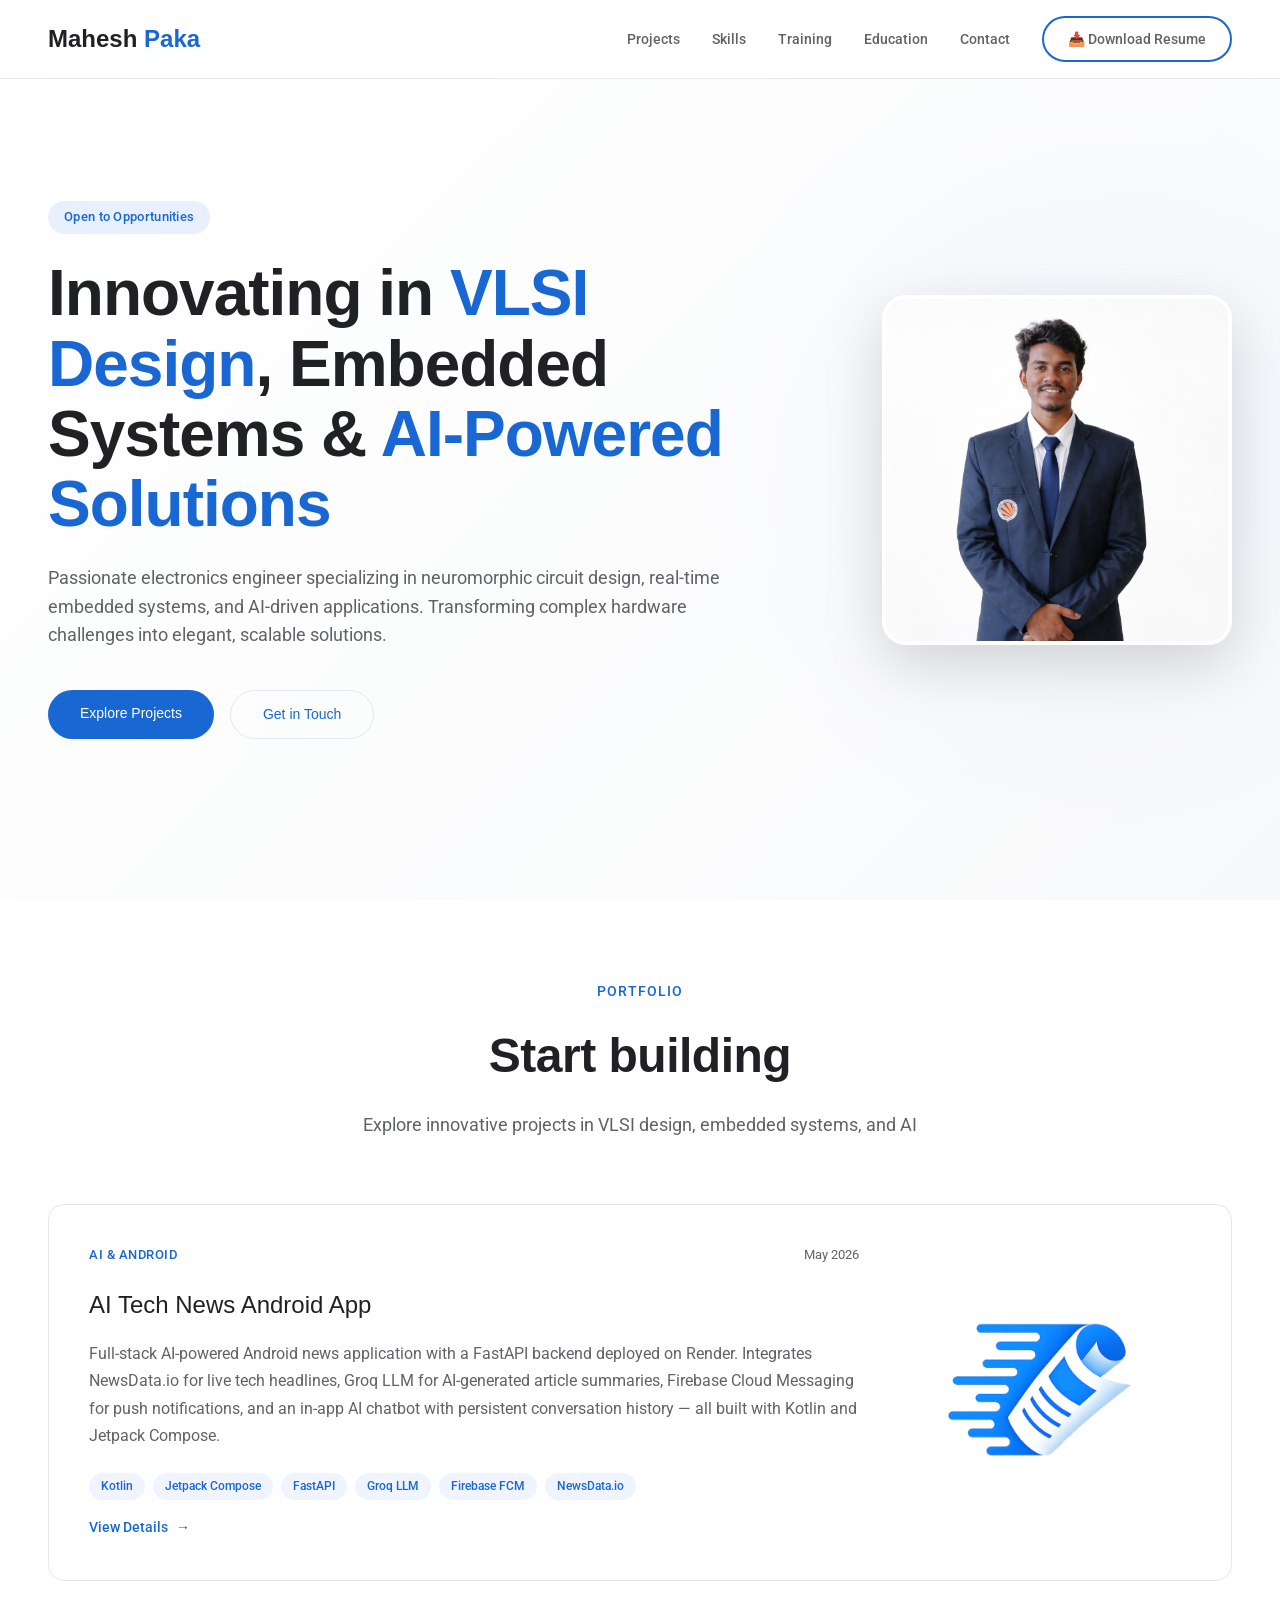
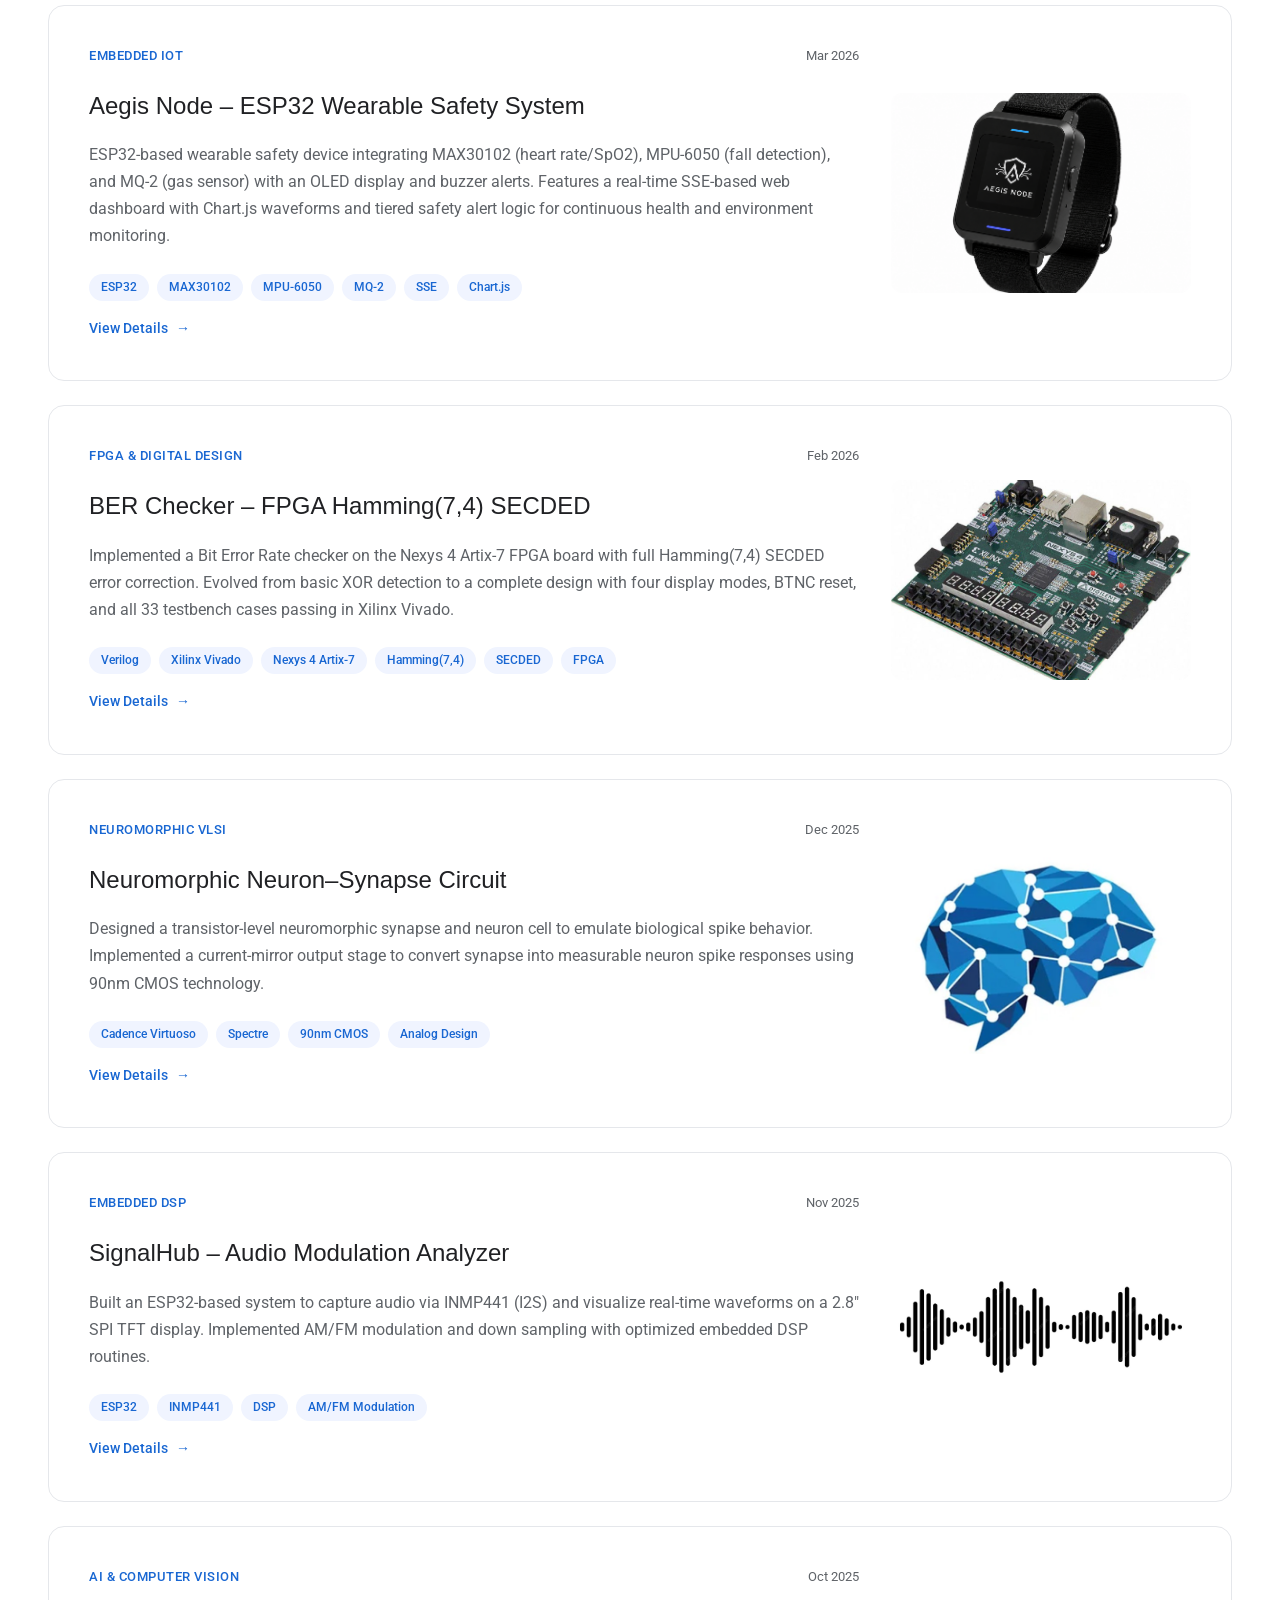
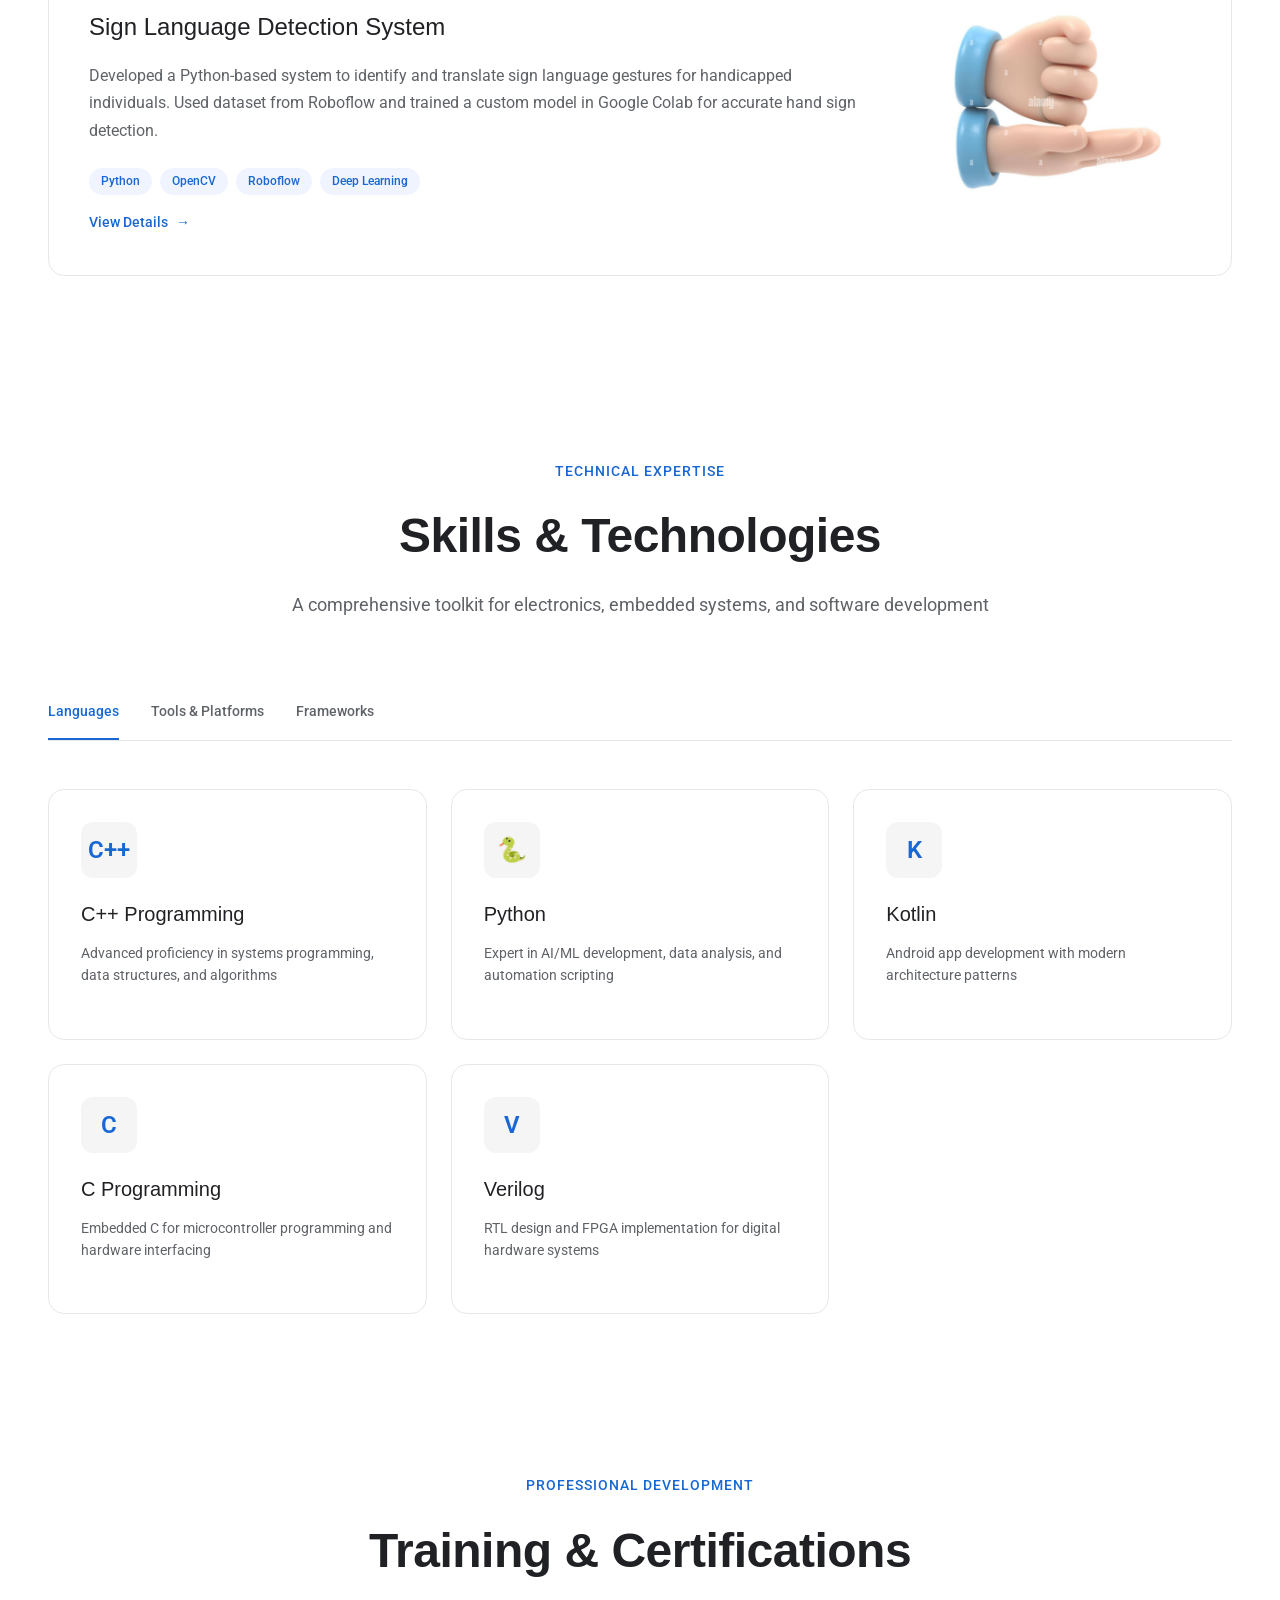
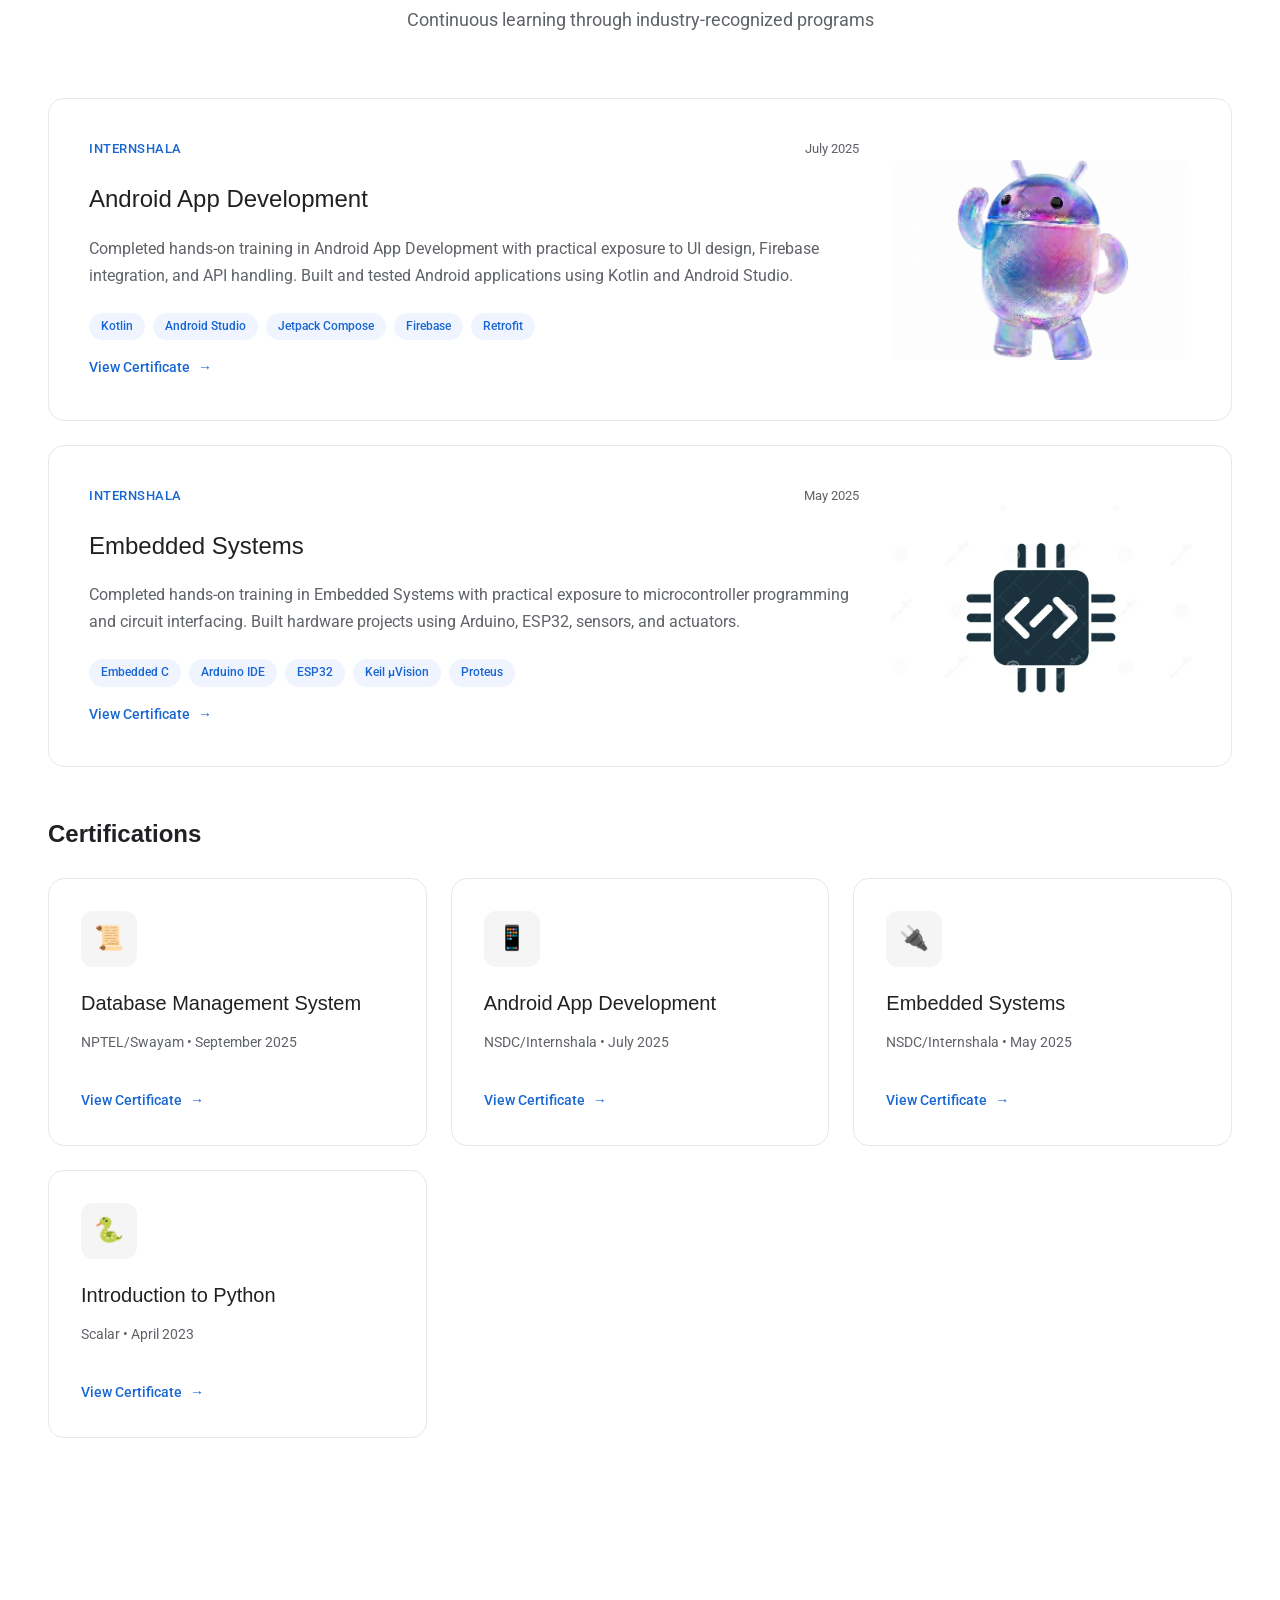
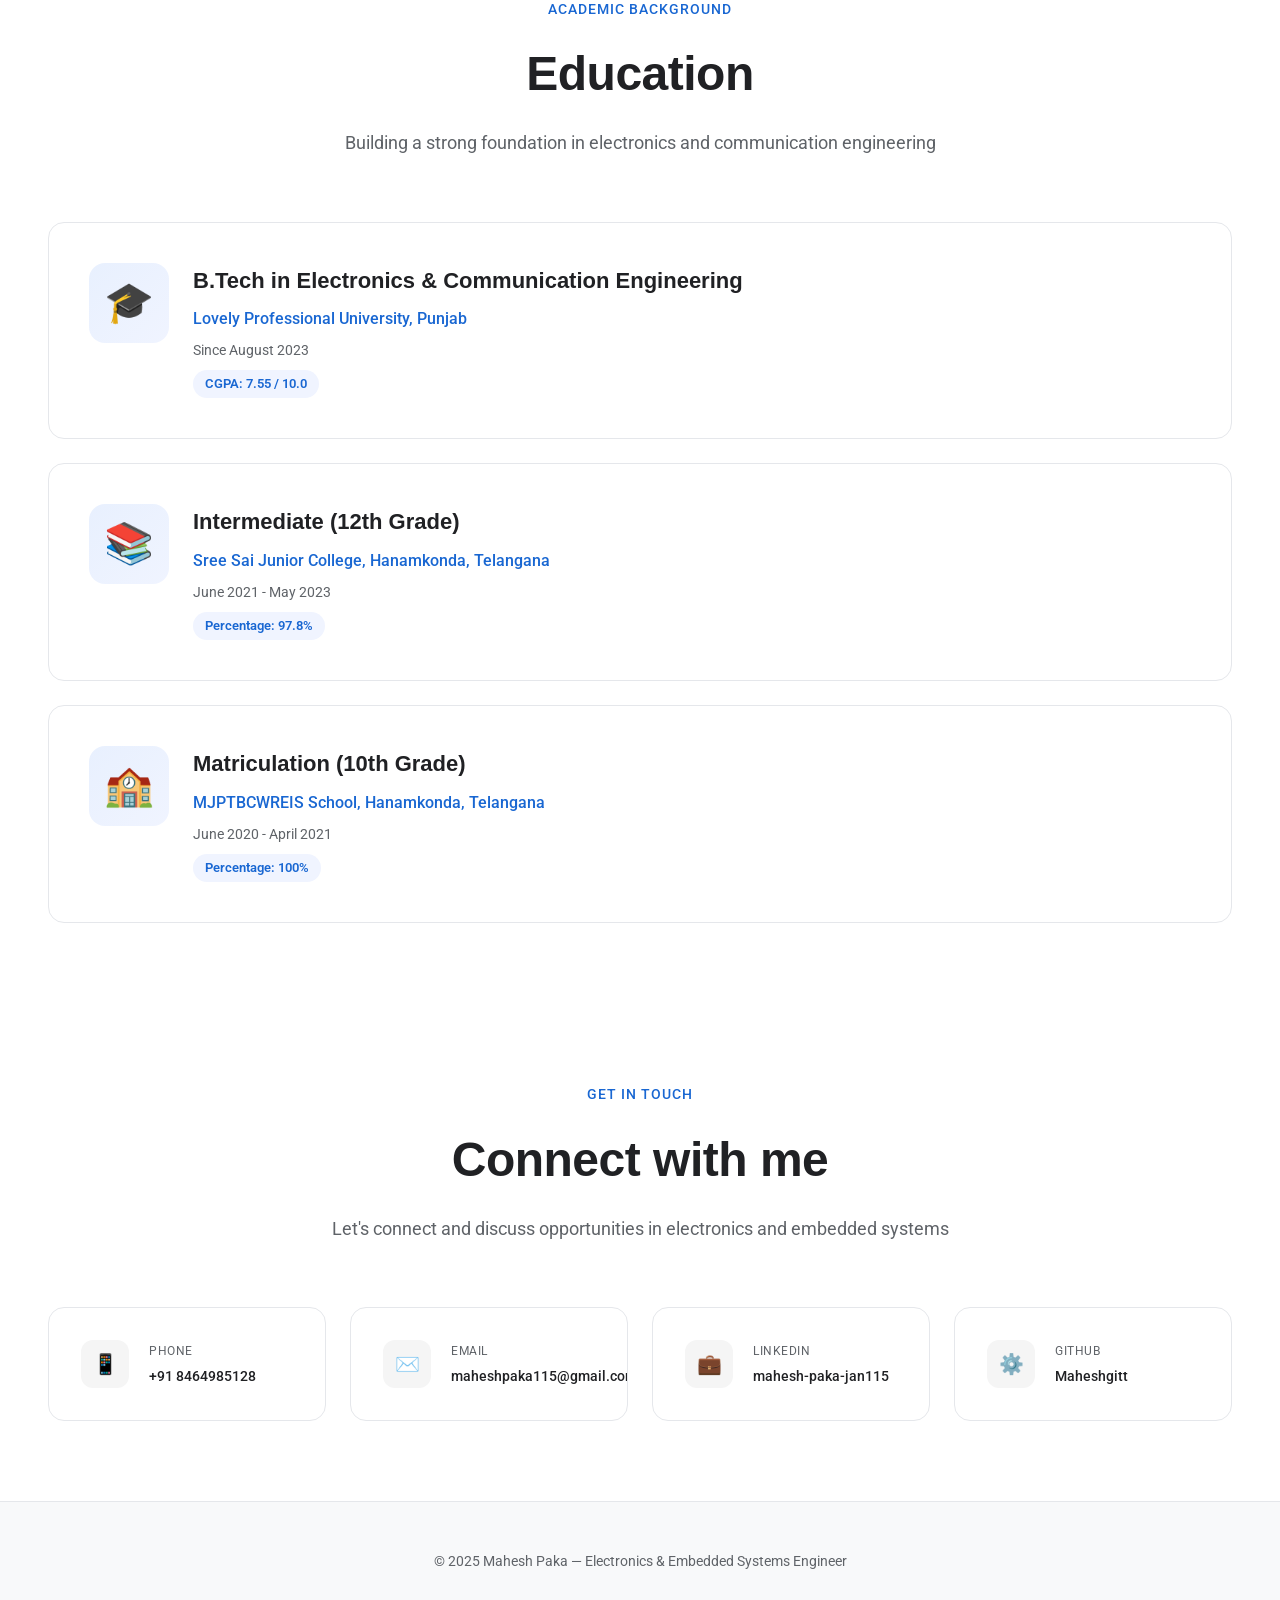
<file: index.html>
<!DOCTYPE html>
<html lang="en">
<head>
<meta charset="UTF-8"/>
<meta name="viewport" content="width=device-width, initial-scale=1.0"/>
<title>Mahesh Paka | Electronics & Embedded Systems Engineer</title>
<link href="https://fonts.googleapis.com/css2?family=Google+Sans:wght@400;500;700&family=Roboto:wght@300;400;500;700&display=swap" rel="stylesheet"/>
<style>
  :root {
    --primary-blue: #1967D2;
    --dark-blue: #174EA6;
    --light-blue: #4285F4;
    --bg-blue: #E8F0FE;
    --text-primary: #202124;
    --text-secondary: #5F6368;
    --border: #E5E7EB;
    --white: #FFFFFF;
    --bg-gray: #F8F9FA;
  }

  * {
    margin: 0;
    padding: 0;
    box-sizing: border-box;
  }

  body {
    font-family: 'Roboto', -apple-system, BlinkMacSystemFont, sans-serif;
    color: var(--text-primary);
    line-height: 1.6;
    overflow-x: hidden;
    background: var(--white);
  }

  /* CURSOR FOLLOWING BORDER EFFECT */
  .gemini-border {
    position: relative;
    background: white;
    border-radius: 16px;
    border: 1px solid var(--border);
    transition: all 0.3s ease;
    overflow: hidden;
  }

  .gemini-border::before {
    content: '';
    position: absolute;
    top: 0;
    left: 0;
    right: 0;
    bottom: 0;
    border-radius: 16px;
    padding: 2px;
    background: linear-gradient(135deg, transparent, transparent);
    -webkit-mask: linear-gradient(#fff 0 0) content-box, linear-gradient(#fff 0 0);
    -webkit-mask-composite: xor;
    mask-composite: exclude;
    opacity: 0;
    transition: opacity 0.3s ease;
    pointer-events: none;
  }

  .gemini-border:hover::before {
    opacity: 1;
    background: linear-gradient(var(--gradient-angle, 135deg), #4285F4, #1967D2, #34A853, #FBBC04, #EA4335, #4285F4);
  }

  .gemini-border:hover {
    transform: translateY(-4px);
    box-shadow: 0 12px 40px rgba(0, 0, 0, 0.12);
    border-color: transparent;
  }

  /* HEADER */
  header {
    position: fixed;
    top: 0;
    left: 0;
    right: 0;
    background: rgba(255, 255, 255, 0.98);
    backdrop-filter: blur(10px);
    border-bottom: 1px solid var(--border);
    z-index: 1000;
    padding: 16px 48px;
  }

  nav {
    max-width: 1440px;
    margin: 0 auto;
    display: flex;
    justify-content: space-between;
    align-items: center;
  }

  .logo {
    font-family: 'Google Sans', sans-serif;
    font-size: 24px;
    font-weight: 600;
    color: var(--text-primary);
    text-decoration: none;
  }

  .logo span {
    color: var(--primary-blue);
  }

  .nav-links {
    display: flex;
    gap: 32px;
    list-style: none;
    align-items: center;
  }

  .nav-links a {
    color: var(--text-secondary);
    text-decoration: none;
    font-size: 14px;
    font-weight: 500;
    transition: color 0.2s;
  }

  .nav-links a:hover {
    color: var(--primary-blue);
  }

  .btn-download {
    background: white;
    color: var(--primary-blue);
    padding: 10px 24px;
    border-radius: 100px;
    font-size: 14px;
    font-weight: 500;
    text-decoration: none;
    transition: all 0.2s;
    display: inline-flex;
    align-items: center;
    gap: 8px;
    border: 2px solid var(--primary-blue);
  }

  .btn-download:hover {
    background: var(--bg-blue);
    box-shadow: 0 2px 8px rgba(25, 103, 210, 0.3);
    transform: translateY(-2px);
  }

  /* HERO SECTION */
  .hero {
    min-height: 100vh;
    display: flex;
    align-items: center;
    background: linear-gradient(135deg, #FFFFFF 0%, #F8F9FA 100%);
    padding: 120px 48px 80px;
    position: relative;
    overflow: hidden;
  }

  .hero::before {
    content: '';
    position: absolute;
    width: 800px;
    height: 800px;
    background: radial-gradient(circle, rgba(66, 133, 244, 0.05) 0%, transparent 70%);
    border-radius: 50%;
    right: -200px;
    top: 50%;
    transform: translateY(-50%);
  }

  .hero-content {
    max-width: 1440px;
    margin: 0 auto;
    width: 100%;
    position: relative;
    z-index: 2;
    display: grid;
    grid-template-columns: 1fr 350px;
    gap: 64px;
    align-items: center;
  }

  .hero-text {
    flex: 1;
  }

  .hero-image-box {
    width: 350px;
    height: 350px;
    border-radius: 24px;
    overflow: hidden;
    border: 4px solid white;
    box-shadow: 0 20px 60px rgba(0, 0, 0, 0.15);
    position: relative;
  }

  .hero-image-box img {
    width: 100%;
    height: 100%;
    object-fit: cover;
  }

  .hero-image-placeholder {
    width: 100%;
    height: 100%;
    background: linear-gradient(135deg, #E8F0FE 0%, #F8F9FA 100%);
    display: flex;
    align-items: center;
    justify-content: center;
    flex-direction: column;
    color: var(--text-secondary);
  }

  .hero-image-placeholder-icon {
    font-size: 80px;
    margin-bottom: 16px;
    opacity: 0.3;
  }

  .hero-badge {
    display: inline-block;
    background: var(--bg-blue);
    color: var(--primary-blue);
    padding: 6px 16px;
    border-radius: 100px;
    font-size: 13px;
    font-weight: 500;
    margin-bottom: 24px;
    letter-spacing: 0.3px;
  }

  .hero h1 {
    font-family: 'Google Sans', sans-serif;
    font-size: clamp(40px, 6vw, 64px);
    font-weight: 700;
    line-height: 1.1;
    margin-bottom: 24px;
    color: var(--text-primary);
    letter-spacing: -1px;
  }

  .hero h1 .highlight {
    color: var(--primary-blue);
  }

  .hero p {
    font-size: 18px;
    color: var(--text-secondary);
    max-width: 700px;
    margin-bottom: 40px;
    line-height: 1.6;
  }

  .cta-buttons {
    display: flex;
    gap: 16px;
    flex-wrap: wrap;
  }

  .btn {
    padding: 12px 32px;
    border-radius: 100px;
    font-size: 14px;
    font-weight: 500;
    text-decoration: none;
    transition: all 0.2s;
    display: inline-block;
    font-family: 'Google Sans', sans-serif;
  }

  .btn-primary {
    background: var(--primary-blue);
    color: white;
  }

  .btn-primary:hover {
    background: var(--dark-blue);
    box-shadow: 0 2px 8px rgba(25, 103, 210, 0.3);
  }

  .btn-secondary {
    background: transparent;
    color: var(--primary-blue);
    border: 1px solid var(--border);
  }

  .btn-secondary:hover {
    background: var(--bg-blue);
    border-color: var(--primary-blue);
  }

  /* MAIN SECTIONS */
  section {
    padding: 80px 48px;
    max-width: 1440px;
    margin: 0 auto;
  }

  .section-header {
    text-align: center;
    margin-bottom: 64px;
  }

  .section-tag {
    color: var(--primary-blue);
    font-size: 14px;
    font-weight: 500;
    text-transform: uppercase;
    letter-spacing: 1px;
    margin-bottom: 16px;
  }

  .section-title {
    font-family: 'Google Sans', sans-serif;
    font-size: clamp(32px, 5vw, 48px);
    font-weight: 700;
    color: var(--text-primary);
    margin-bottom: 16px;
    letter-spacing: -0.5px;
  }

  .section-subtitle {
    font-size: 18px;
    color: var(--text-secondary);
    max-width: 700px;
    margin: 0 auto;
  }

  /* CARDS GRID */
  .cards-grid {
    display: grid;
    grid-template-columns: repeat(auto-fit, minmax(280px, 1fr));
    gap: 24px;
  }

  .card {
    background: white;
    border: 1px solid var(--border);
    border-radius: 16px;
    padding: 32px;
    transition: all 0.3s ease;
    position: relative;
    overflow: hidden;
    cursor: pointer;
  }

  .card::before {
    content: '';
    position: absolute;
    top: 0;
    left: 0;
    right: 0;
    bottom: 0;
    border-radius: 16px;
    padding: 2px;
    background: linear-gradient(135deg, transparent, transparent);
    -webkit-mask: linear-gradient(#fff 0 0) content-box, linear-gradient(#fff 0 0);
    -webkit-mask-composite: xor;
    mask-composite: exclude;
    opacity: 0;
    transition: opacity 0.3s ease;
    pointer-events: none;
  }

  .card:hover::before {
    opacity: 1;
    background: linear-gradient(var(--gradient-angle, 135deg), #4285F4, #1967D2, #34A853, #FBBC04, #EA4335, #4285F4);
  }

  .card:hover {
    transform: translateY(-6px);
    box-shadow: 0 20px 50px rgba(0, 0, 0, 0.1);
    border-color: transparent;
  }

  .card-icon {
    width: 56px;
    height: 56px;
    background: #F5F5F5;
    border-radius: 12px;
    display: flex;
    align-items: center;
    justify-content: center;
    font-size: 24px;
    color: var(--primary-blue);
    margin-bottom: 20px;
    font-weight: 600;
  }

  .card-title {
    font-family: 'Google Sans', sans-serif;
    font-size: 20px;
    font-weight: 500;
    margin-bottom: 12px;
    color: var(--text-primary);
  }

  .card-description {
    font-size: 14px;
    color: var(--text-secondary);
    line-height: 1.6;
    margin-bottom: 20px;
  }

  .card-tags {
    display: flex;
    flex-wrap: wrap;
    gap: 8px;
  }

  .tag {
    background: #F0F4FF;
    color: var(--primary-blue);
    padding: 4px 12px;
    border-radius: 100px;
    font-size: 12px;
    font-weight: 500;
  }

  /* TABS */
  .tabs {
    display: flex;
    gap: 32px;
    border-bottom: 1px solid var(--border);
    margin-bottom: 48px;
    overflow-x: auto;
  }

  .tab {
    padding: 16px 0;
    font-size: 14px;
    font-weight: 500;
    color: var(--text-secondary);
    cursor: pointer;
    border-bottom: 2px solid transparent;
    transition: all 0.2s;
    white-space: nowrap;
  }

  .tab.active {
    color: var(--primary-blue);
    border-bottom-color: var(--primary-blue);
  }

  .tab-content {
    display: none;
  }

  .tab-content.active {
    display: block;
  }

  /* PROJECT CARD */
  .project-card {
    background: white;
    border: 1px solid var(--border);
    border-radius: 16px;
    padding: 40px;
    margin-bottom: 24px;
    transition: all 0.3s ease;
    cursor: pointer;
    display: grid;
    grid-template-columns: 1fr 300px;
    gap: 32px;
    align-items: center;
    position: relative;
    overflow: hidden;
  }

  .project-card::before {
    content: '';
    position: absolute;
    top: 0;
    left: 0;
    right: 0;
    bottom: 0;
    border-radius: 16px;
    padding: 2px;
    background: linear-gradient(135deg, transparent, transparent);
    -webkit-mask: linear-gradient(#fff 0 0) content-box, linear-gradient(#fff 0 0);
    -webkit-mask-composite: xor;
    mask-composite: exclude;
    opacity: 0;
    transition: opacity 0.3s ease;
    pointer-events: none;
  }

  .project-card:hover::before {
    opacity: 1;
    background: linear-gradient(var(--gradient-angle, 135deg), #4285F4, #1967D2, #34A853, #FBBC04, #EA4335, #4285F4);
  }

  .project-card:hover {
    transform: translateY(-6px);
    box-shadow: 0 20px 50px rgba(0, 0, 0, 0.1);
    border-color: transparent;
  }

  .project-content {
    flex: 1;
  }

  .project-image-box {
    width: 300px;
    height: 200px;
    background: white;
    border-radius: 12px;
    overflow: hidden;
    position: relative;
  }

  .project-image-box img {
    width: 100%;
    height: 100%;
    object-fit: cover;
  }

  .project-header {
    display: flex;
    justify-content: space-between;
    align-items: start;
    margin-bottom: 20px;
  }

  .project-type {
    color: var(--primary-blue);
    font-size: 13px;
    font-weight: 500;
    text-transform: uppercase;
    letter-spacing: 0.5px;
  }

  .project-date {
    color: var(--text-secondary);
    font-size: 13px;
  }

  .project-title {
    font-family: 'Google Sans', sans-serif;
    font-size: 24px;
    font-weight: 500;
    margin-bottom: 16px;
    color: var(--text-primary);
  }

  .project-description {
    color: var(--text-secondary);
    line-height: 1.7;
    margin-bottom: 24px;
  }

  .view-details {
    display: inline-flex;
    align-items: center;
    gap: 8px;
    color: var(--primary-blue);
    font-weight: 500;
    font-size: 14px;
    margin-top: 16px;
    transition: gap 0.2s;
  }

  .project-card:hover .view-details {
    gap: 12px;
  }

  /* EDUCATION CARDS */
  .education-cards {
    display: grid;
    gap: 24px;
  }

  .education-card {
    background: white;
    border: 1px solid var(--border);
    border-radius: 16px;
    padding: 40px;
    transition: all 0.3s ease;
    position: relative;
    overflow: hidden;
    display: grid;
    grid-template-columns: 80px 1fr;
    gap: 24px;
    align-items: start;
  }

  .education-card::before {
    content: '';
    position: absolute;
    top: 0;
    left: 0;
    right: 0;
    bottom: 0;
    border-radius: 16px;
    padding: 2px;
    background: linear-gradient(135deg, transparent, transparent);
    -webkit-mask: linear-gradient(#fff 0 0) content-box, linear-gradient(#fff 0 0);
    -webkit-mask-composite: xor;
    mask-composite: exclude;
    opacity: 0;
    transition: opacity 0.3s ease;
    pointer-events: none;
  }

  .education-card:hover::before {
    opacity: 1;
    background: linear-gradient(var(--gradient-angle, 135deg), #4285F4, #1967D2, #34A853, #FBBC04, #EA4335, #4285F4);
  }

  .education-card:hover {
    transform: translateY(-6px);
    box-shadow: 0 20px 50px rgba(0, 0, 0, 0.1);
    border-color: transparent;
  }

  .education-icon {
    width: 80px;
    height: 80px;
    background: linear-gradient(135deg, var(--bg-blue) 0%, #F0F4FF 100%);
    border-radius: 16px;
    display: flex;
    align-items: center;
    justify-content: center;
    font-size: 40px;
    flex-shrink: 0;
  }

  .education-content {
    flex: 1;
  }

  .education-degree {
    font-family: 'Google Sans', sans-serif;
    font-size: 22px;
    font-weight: 600;
    color: var(--text-primary);
    margin-bottom: 8px;
  }

  .education-school {
    color: var(--primary-blue);
    font-weight: 500;
    font-size: 16px;
    margin-bottom: 8px;
  }

  .education-info {
    color: var(--text-secondary);
    font-size: 14px;
    line-height: 1.6;
  }

  .education-score {
    display: inline-block;
    background: #F0F4FF;
    color: var(--primary-blue);
    padding: 4px 12px;
    border-radius: 100px;
    font-size: 13px;
    font-weight: 600;
    margin-top: 8px;
  }

  /* CONTACT SECTION */
  .contact-grid {
    display: grid;
    grid-template-columns: repeat(auto-fit, minmax(240px, 1fr));
    gap: 24px;
  }

  .contact-card {
    background: white;
    border: 1px solid var(--border);
    border-radius: 16px;
    padding: 32px;
    text-decoration: none;
    transition: all 0.3s ease;
    display: flex;
    align-items: center;
    gap: 20px;
    position: relative;
    overflow: hidden;
  }

  .contact-card::before {
    content: '';
    position: absolute;
    top: 0;
    left: 0;
    right: 0;
    bottom: 0;
    border-radius: 16px;
    padding: 2px;
    background: linear-gradient(135deg, transparent, transparent);
    -webkit-mask: linear-gradient(#fff 0 0) content-box, linear-gradient(#fff 0 0);
    -webkit-mask-composite: xor;
    mask-composite: exclude;
    opacity: 0;
    transition: opacity 0.3s ease;
    pointer-events: none;
  }

  .contact-card:hover::before {
    opacity: 1;
    background: linear-gradient(var(--gradient-angle, 135deg), #4285F4, #1967D2, #34A853, #FBBC04, #EA4335, #4285F4);
  }

  .contact-card:hover {
    transform: translateY(-6px);
    box-shadow: 0 20px 50px rgba(0, 0, 0, 0.1);
    border-color: transparent;
  }

  .contact-icon {
    width: 48px;
    height: 48px;
    background: #F5F5F5;
    border-radius: 12px;
    display: flex;
    align-items: center;
    justify-content: center;
    font-size: 20px;
    flex-shrink: 0;
  }

  .contact-info {
    flex: 1;
  }

  .contact-label {
    font-size: 12px;
    color: var(--text-secondary);
    text-transform: uppercase;
    letter-spacing: 0.5px;
    margin-bottom: 4px;
  }

  .contact-value {
    font-size: 14px;
    color: var(--text-primary);
    font-weight: 500;
  }

  /* FOOTER */
  footer {
    background: var(--bg-gray);
    padding: 48px;
    text-align: center;
    border-top: 1px solid var(--border);
  }

  footer p {
    color: var(--text-secondary);
    font-size: 14px;
  }

  /* DETAIL PAGE MODAL */
  .detail-modal {
    display: none;
    position: fixed;
    top: 0;
    left: 0;
    width: 100%;
    height: 100%;
    background: rgba(0, 0, 0, 0.5);
    z-index: 2000;
    overflow-y: auto;
    backdrop-filter: blur(4px);
  }

  .detail-modal.active {
    display: block;
  }

  .detail-content {
    background: white;
    max-width: 1000px;
    margin: 40px auto;
    border-radius: 24px;
    overflow: hidden;
    animation: slideUp 0.3s ease;
  }

  @keyframes slideUp {
    from {
      opacity: 0;
      transform: translateY(40px);
    }
    to {
      opacity: 1;
      transform: translateY(0);
    }
  }

  .detail-header {
    background: linear-gradient(135deg, var(--primary-blue) 0%, var(--dark-blue) 100%);
    color: white;
    padding: 48px;
    position: relative;
  }

  .detail-close {
    position: absolute;
    top: 24px;
    right: 24px;
    width: 40px;
    height: 40px;
    background: rgba(255, 255, 255, 0.2);
    border: none;
    border-radius: 50%;
    color: white;
    font-size: 24px;
    cursor: pointer;
    display: flex;
    align-items: center;
    justify-content: center;
    transition: background 0.2s;
  }

  .detail-close:hover {
    background: rgba(255, 255, 255, 0.3);
  }

  .detail-type {
    font-size: 14px;
    text-transform: uppercase;
    letter-spacing: 1px;
    opacity: 0.9;
    margin-bottom: 16px;
  }

  .detail-title {
    font-family: 'Google Sans', sans-serif;
    font-size: 36px;
    font-weight: 700;
    margin-bottom: 8px;
  }

  .detail-date {
    opacity: 0.8;
    font-size: 14px;
  }

  .detail-body {
    padding: 48px;
  }

  /* IMAGE CAROUSEL FOR PROJECT DETAILS */
  .image-carousel {
    position: relative;
    width: 100%;
    height: 500px;
    background: #F5F5F5;
    border-radius: 16px;
    overflow: hidden;
    margin-bottom: 40px;
  }

  .carousel-track {
    display: flex;
    height: 100%;
    transition: transform 0.4s ease;
  }

  .carousel-slide {
    min-width: 100%;
    height: 100%;
    display: flex;
    align-items: center;
    justify-content: center;
  }

  .carousel-slide img {
    width: 100%;
    height: 100%;
    object-fit: contain;
  }

  .carousel-btn {
    position: absolute;
    top: 50%;
    transform: translateY(-50%);
    width: 50px;
    height: 50px;
    background: rgba(255, 255, 255, 0.9);
    border: none;
    border-radius: 50%;
    font-size: 24px;
    color: var(--primary-blue);
    cursor: pointer;
    display: flex;
    align-items: center;
    justify-content: center;
    transition: all 0.2s;
    box-shadow: 0 4px 12px rgba(0, 0, 0, 0.15);
  }

  .carousel-btn:hover {
    background: white;
    box-shadow: 0 6px 20px rgba(0, 0, 0, 0.2);
    transform: translateY(-50%) scale(1.1);
  }

  .carousel-btn-prev {
    left: 20px;
  }

  .carousel-btn-next {
    right: 20px;
  }

  .carousel-indicators {
    position: absolute;
    bottom: 20px;
    left: 50%;
    transform: translateX(-50%);
    display: flex;
    gap: 8px;
  }

  .carousel-indicator {
    width: 10px;
    height: 10px;
    border-radius: 50%;
    background: rgba(255, 255, 255, 0.5);
    cursor: pointer;
    transition: all 0.2s;
  }

  .carousel-indicator.active {
    background: white;
    width: 24px;
    border-radius: 5px;
  }

  /* SINGLE LARGE IMAGE BOX FOR CERTIFICATES */
  .detail-image-box {
    width: 100%;
    height: 600px;
    background: #F5F5F5;
    border-radius: 16px;
    overflow: hidden;
    margin-bottom: 40px;
    border: 2px solid var(--border);
  }

  .detail-image-box img {
    width: 100%;
    height: 100%;
    object-fit: contain;
  }

  .detail-section {
    margin-bottom: 32px;
  }

  .detail-section-title {
    font-family: 'Google Sans', sans-serif;
    font-size: 20px;
    font-weight: 500;
    margin-bottom: 16px;
    color: var(--text-primary);
    display: flex;
    align-items: center;
    gap: 12px;
  }

  .detail-section-title::before {
    content: '';
    width: 4px;
    height: 24px;
    background: var(--primary-blue);
    border-radius: 2px;
  }

  .detail-text {
    color: var(--text-secondary);
    line-height: 1.8;
    font-size: 16px;
  }

  .detail-list {
    list-style: none;
    padding: 0;
  }

  .detail-list li {
    padding: 12px 0;
    border-bottom: 1px solid var(--border);
    color: var(--text-secondary);
    display: flex;
    align-items: center;
    gap: 12px;
  }

  .detail-list li::before {
    content: 'checkmark';
    content: '\2713';
    color: var(--primary-blue);
    font-weight: bold;
  }

  /* MOBILE MENU */
  .mobile-menu-btn {
    display: none;
    width: 40px;
    height: 40px;
    background: none;
    border: none;
    flex-direction: column;
    justify-content: center;
    align-items: center;
    gap: 6px;
    cursor: pointer;
  }

  .mobile-menu-btn span {
    width: 24px;
    height: 2px;
    background: var(--text-primary);
    transition: all 0.3s;
  }

  .mobile-menu-btn.active span:nth-child(1) {
    transform: rotate(45deg) translate(6px, 6px);
  }

  .mobile-menu-btn.active span:nth-child(2) {
    opacity: 0;
  }

  .mobile-menu-btn.active span:nth-child(3) {
    transform: rotate(-45deg) translate(6px, -6px);
  }

  /* RESPONSIVE */
  @media (max-width: 900px) {
    .project-card {
      grid-template-columns: 1fr;
    }

    .project-image-box {
      width: 100%;
      order: -1;
    }

    .hero-content {
      grid-template-columns: 1fr;
      gap: 40px;
    }

    .hero-image-box {
      width: 100%;
      max-width: 300px;
      height: 300px;
      margin: 0 auto;
      order: -1;
    }

    .education-card {
      grid-template-columns: 60px 1fr;
      gap: 20px;
      padding: 30px;
    }

    .education-icon {
      width: 60px;
      height: 60px;
      font-size: 30px;
    }
  }

  @media (max-width: 768px) {
    header {
      padding: 16px 24px;
    }

    section, .hero {
      padding-left: 24px;
      padding-right: 24px;
    }

    .mobile-menu-btn {
      display: flex;
    }

    .nav-links {
      position: fixed;
      top: 73px;
      left: 0;
      right: 0;
      background: white;
      flex-direction: column;
      align-items: flex-start;
      padding: 24px;
      gap: 24px;
      border-bottom: 1px solid var(--border);
      box-shadow: 0 4px 12px rgba(0, 0, 0, 0.1);
      transform: translateY(-100%);
      opacity: 0;
      transition: all 0.3s;
      pointer-events: none;
    }

    .nav-links.active {
      transform: translateY(0);
      opacity: 1;
      pointer-events: all;
    }

    .btn-download {
      width: 100%;
      justify-content: center;
    }

    .hero h1 {
      font-size: 36px;
    }

    .hero p {
      font-size: 16px;
    }

    .cards-grid {
      grid-template-columns: 1fr;
    }

    .tabs {
      gap: 20px;
    }

    .detail-content {
      margin: 0;
      border-radius: 0;
      min-height: 100vh;
    }

    .detail-header {
      padding: 32px 24px;
    }

    .detail-title {
      font-size: 28px;
    }

    .detail-body {
      padding: 32px 24px;
    }

    .detail-image-box {
      height: 400px;
    }

    .image-carousel {
      height: 350px;
    }

    .carousel-btn {
      width: 40px;
      height: 40px;
      font-size: 20px;
    }

    .carousel-btn-prev {
      left: 10px;
    }

    .carousel-btn-next {
      right: 10px;
    }

    .contact-grid {
      grid-template-columns: 1fr;
    }
  }

  @media (max-width: 480px) {
    .hero h1 {
      font-size: 32px;
    }

    .project-card, .education-card {
      padding: 24px;
    }

    .education-degree {
      font-size: 18px;
    }
  }
</style>

</head>
<body>

<!-- HEADER -->
<header>
  <nav>
    <a href="#" class="logo">Mahesh <span>Paka</span></a>
    <button class="mobile-menu-btn" onclick="toggleMobileMenu()">
      <span></span>
      <span></span>
      <span></span>
    </button>
    <ul class="nav-links" id="navLinks">
      <li><a href="#projects" onclick="closeMobileMenu()">Projects</a></li>
      <li><a href="#skills" onclick="closeMobileMenu()">Skills</a></li>
      <li><a href="#training" onclick="closeMobileMenu()">Training</a></li>
      <li><a href="#education" onclick="closeMobileMenu()">Education</a></li>
      <li><a href="#contact" onclick="closeMobileMenu()">Contact</a></li>
      <li><a href="GeneralResumeJune.pdf" download class="btn-download">&#x1F4E5; Download Resume</a></li>
    </ul>
  </nav>
</header>

<!-- HERO -->
<section class="hero">
  <div class="hero-content">
    <div class="hero-text">
      <div class="hero-badge">Open to Opportunities</div>
      <h1>Innovating in <span class="highlight">VLSI Design</span>, Embedded Systems &amp; <span class="highlight">AI-Powered Solutions</span></h1>
      <p>Passionate electronics engineer specializing in neuromorphic circuit design, real-time embedded systems, and AI-driven applications. Transforming complex hardware challenges into elegant, scalable solutions.</p>
      <div class="cta-buttons">
        <a href="#projects" class="btn btn-primary">Explore Projects</a>
        <a href="#contact" class="btn btn-secondary">Get in Touch</a>
      </div>
    </div>
    <div class="hero-image-box">
      <img src="portfolio-profile.png" alt="Mahesh Paka" onerror="this.style.display='none'; this.nextElementSibling.style.display='flex';">
      <div class="hero-image-placeholder" style="display: none;">
        <div class="hero-image-placeholder-icon">&#x1F464;</div>
        <div style="font-weight: 500; color: var(--primary-blue);">Add Your Photo</div>
        <div style="font-size: 14px; margin-top: 8px;">profile-photo.jpg</div>
      </div>
    </div>
  </div>
</section>

<!-- PROJECTS -->
<section id="projects">
  <div class="section-header">
    <div class="section-tag">Portfolio</div>
    <h2 class="section-title">Start building</h2>
    <p class="section-subtitle">Explore innovative projects in VLSI design, embedded systems, and AI</p>
  </div>

  <!-- Project 1: AI Tech News App -->
  <div class="project-card gemini-border" onclick="window.location.href='ai-tech-news.html'">
    <div class="project-content">
      <div class="project-header">
        <div class="project-type">AI &amp; Android</div>
        <div class="project-date">May 2026</div>
      </div>
      <h3 class="project-title">AI Tech News Android App</h3>
      <p class="project-description">Full-stack AI-powered Android news application with a FastAPI backend deployed on Render. Integrates NewsData.io for live tech headlines, Groq LLM for AI-generated article summaries, Firebase Cloud Messaging for push notifications, and an in-app AI chatbot with persistent conversation history — all built with Kotlin and Jetpack Compose.</p>
      <div class="card-tags">
        <span class="tag">Kotlin</span>
        <span class="tag">Jetpack Compose</span>
        <span class="tag">FastAPI</span>
        <span class="tag">Groq LLM</span>
        <span class="tag">Firebase FCM</span>
        <span class="tag">NewsData.io</span>
      </div>
      <div class="view-details">View Details <span>&#x2192;</span></div>
    </div>
    <div class="project-image-box">
      <img src="Newsapplogo.png" alt="AI Tech News App" onerror="this.style.display='none';">
    </div>
  </div>

  <!-- Project 2: Aegis Node -->
  <div class="project-card gemini-border" onclick="window.location.href='aegis-node.html'">
    <div class="project-content">
      <div class="project-header">
        <div class="project-type">Embedded IoT</div>
        <div class="project-date">Mar 2026</div>
      </div>
      <h3 class="project-title">Aegis Node – ESP32 Wearable Safety System</h3>
      <p class="project-description">ESP32-based wearable safety device integrating MAX30102 (heart rate/SpO2), MPU-6050 (fall detection), and MQ-2 (gas sensor) with an OLED display and buzzer alerts. Features a real-time SSE-based web dashboard with Chart.js waveforms and tiered safety alert logic for continuous health and environment monitoring.</p>
      <div class="card-tags">
        <span class="tag">ESP32</span>
        <span class="tag">MAX30102</span>
        <span class="tag">MPU-6050</span>
        <span class="tag">MQ-2</span>
        <span class="tag">SSE</span>
        <span class="tag">Chart.js</span>
      </div>
      <div class="view-details">View Details <span>&#x2192;</span></div>
    </div>
    <div class="project-image-box">
      <img src="aegisnode.png" alt="Aegis Node Wearable" onerror="this.style.display='none';">
    </div>
  </div>

  <!-- Project 3: BER Checker -->
  <div class="project-card gemini-border" onclick="window.location.href='ber-checker.html'">
    <div class="project-content">
      <div class="project-header">
        <div class="project-type">FPGA &amp; Digital Design</div>
        <div class="project-date">Feb 2026</div>
      </div>
      <h3 class="project-title">BER Checker – FPGA Hamming(7,4) SECDED</h3>
      <p class="project-description">Implemented a Bit Error Rate checker on the Nexys 4 Artix-7 FPGA board with full Hamming(7,4) SECDED error correction. Evolved from basic XOR detection to a complete design with four display modes, BTNC reset, and all 33 testbench cases passing in Xilinx Vivado.</p>
      <div class="card-tags">
        <span class="tag">Verilog</span>
        <span class="tag">Xilinx Vivado</span>
        <span class="tag">Nexys 4 Artix-7</span>
        <span class="tag">Hamming(7,4)</span>
        <span class="tag">SECDED</span>
        <span class="tag">FPGA</span>
      </div>
      <div class="view-details">View Details <span>&#x2192;</span></div>
    </div>
    <div class="project-image-box">
      <img src="bercheck.png" alt="BER Checker FPGA" onerror="this.style.display='none';">
    </div>
  </div>

  <!-- Project 4: Neuromorphic -->
  <div class="project-card gemini-border" onclick="window.location.href='neuromorphic.html'">
    <div class="project-content">
      <div class="project-header">
        <div class="project-type">Neuromorphic VLSI</div>
        <div class="project-date">Dec 2025</div>
      </div>
      <h3 class="project-title">Neuromorphic Neuron–Synapse Circuit</h3>
      <p class="project-description">Designed a transistor-level neuromorphic synapse and neuron cell to emulate biological spike behavior. Implemented a current-mirror output stage to convert synapse into measurable neuron spike responses using 90nm CMOS technology.</p>
      <div class="card-tags">
        <span class="tag">Cadence Virtuoso</span>
        <span class="tag">Spectre</span>
        <span class="tag">90nm CMOS</span>
        <span class="tag">Analog Design</span>
      </div>
      <div class="view-details">View Details <span>&#x2192;</span></div>
    </div>
    <div class="project-image-box">
      <img src="neuromorphic.jpeg" alt="Neuromorphic Circuit" onerror="this.style.display='none';">
    </div>
  </div>

  <!-- Project 5: SignalHub -->
  <div class="project-card gemini-border" onclick="window.location.href='signalhub.html'">
    <div class="project-content">
      <div class="project-header">
        <div class="project-type">Embedded DSP</div>
        <div class="project-date">Nov 2025</div>
      </div>
      <h3 class="project-title">SignalHub – Audio Modulation Analyzer</h3>
      <p class="project-description">Built an ESP32-based system to capture audio via INMP441 (I2S) and visualize real-time waveforms on a 2.8&#x22; SPI TFT display. Implemented AM/FM modulation and down sampling with optimized embedded DSP routines.</p>
      <div class="card-tags">
        <span class="tag">ESP32</span>
        <span class="tag">INMP441</span>
        <span class="tag">DSP</span>
        <span class="tag">AM/FM Modulation</span>
      </div>
      <div class="view-details">View Details <span>&#x2192;</span></div>
    </div>
    <div class="project-image-box">
      <img src="audio.jpeg" alt="SignalHub Project" onerror="this.style.display='none';">
    </div>
  </div>

  <!-- Project 6: Sign Language -->
  <div class="project-card gemini-border" onclick="window.location.href='signlanguage.html'">
    <div class="project-content">
      <div class="project-header">
        <div class="project-type">AI &amp; Computer Vision</div>
        <div class="project-date">Oct 2025</div>
      </div>
      <h3 class="project-title">Sign Language Detection System</h3>
      <p class="project-description">Developed a Python-based system to identify and translate sign language gestures for handicapped individuals. Used dataset from Roboflow and trained a custom model in Google Colab for accurate hand sign detection.</p>
      <div class="card-tags">
        <span class="tag">Python</span>
        <span class="tag">OpenCV</span>
        <span class="tag">Roboflow</span>
        <span class="tag">Deep Learning</span>
      </div>
      <div class="view-details">View Details <span>&#x2192;</span></div>
    </div>
    <div class="project-image-box">
      <img src="sign.jpeg" alt="Sign Language Detection" onerror="this.style.display='none';">
    </div>
  </div>
</section>

<!-- SKILLS -->
<section id="skills">
  <div class="section-header">
    <div class="section-tag">Technical Expertise</div>
    <h2 class="section-title">Skills &amp; Technologies</h2>
    <p class="section-subtitle">A comprehensive toolkit for electronics, embedded systems, and software development</p>
  </div>

  <div class="tabs">
    <div class="tab active" onclick="showTab(event, 'languages')">Languages</div>
    <div class="tab" onclick="showTab(event, 'tools')">Tools &amp; Platforms</div>
    <div class="tab" onclick="showTab(event, 'frameworks')">Frameworks</div>
  </div>

  <!-- LANGUAGES TAB -->
  <div id="languages" class="tab-content active">
    <div class="cards-grid">
      <div class="card gemini-border">
        <div class="card-icon">C++</div>
        <h3 class="card-title">C++ Programming</h3>
        <p class="card-description">Advanced proficiency in systems programming, data structures, and algorithms</p>
      </div>
      <div class="card gemini-border">
        <div class="card-icon">&#x1F40D;</div>
        <h3 class="card-title">Python</h3>
        <p class="card-description">Expert in AI/ML development, data analysis, and automation scripting</p>
      </div>
      <div class="card gemini-border">
        <div class="card-icon">K</div>
        <h3 class="card-title">Kotlin</h3>
        <p class="card-description">Android app development with modern architecture patterns</p>
      </div>
      <div class="card gemini-border">
        <div class="card-icon">C</div>
        <h3 class="card-title">C Programming</h3>
        <p class="card-description">Embedded C for microcontroller programming and hardware interfacing</p>
      </div>
      <div class="card gemini-border">
        <div class="card-icon">V</div>
        <h3 class="card-title">Verilog</h3>
        <p class="card-description">RTL design and FPGA implementation for digital hardware systems</p>
      </div>
    </div>
  </div>

  <!-- TOOLS & PLATFORMS TAB -->
  <div id="tools" class="tab-content">
    <div class="cards-grid">
      <div class="card gemini-border">
        <div class="card-icon">&#x25C6;</div>
        <h3 class="card-title">Cadence Virtuoso</h3>
        <p class="card-description">Analog IC design, schematic capture, and layout design</p>
      </div>
      <div class="card gemini-border">
        <div class="card-icon">&#x25A3;</div>
        <h3 class="card-title">Xilinx Vivado</h3>
        <p class="card-description">FPGA design and implementation with Verilog/VHDL</p>
      </div>
      <div class="card gemini-border">
        <div class="card-icon">&#x1F527;</div>
        <h3 class="card-title">Proteus</h3>
        <p class="card-description">Circuit simulation and PCB design</p>
      </div>
      <div class="card gemini-border">
        <div class="card-icon">&#x2699;&#xFE0F;</div>
        <h3 class="card-title">Arduino IDE</h3>
        <p class="card-description">Embedded systems development and prototyping</p>
      </div>
      <div class="card gemini-border">
        <div class="card-icon">&#x1F4CA;</div>
        <h3 class="card-title">MATLAB</h3>
        <p class="card-description">Signal processing, control systems, and data analysis</p>
      </div>
      <div class="card gemini-border">
        <div class="card-icon">&#x26A1;</div>
        <h3 class="card-title">Keil µVision</h3>
        <p class="card-description">Microcontroller development and debugging</p>
      </div>
      <div class="card gemini-border">
        <div class="card-icon">&#x1F916;</div>
        <h3 class="card-title">Groq LLM API</h3>
        <p class="card-description">High-speed LLM inference for AI-powered summarization and chatbot features</p>
      </div>
      <div class="card gemini-border">
        <div class="card-icon">&#x1F4F0;</div>
        <h3 class="card-title">NewsData.io</h3>
        <p class="card-description">Real-time news API integration for live tech headline feeds</p>
      </div>
      <div class="card gemini-border">
        <div class="card-icon">&#x2764;&#xFE0F;</div>
        <h3 class="card-title">MAX30102 / MPU-6050 / MQ-2</h3>
        <p class="card-description">Biometric and environmental sensors for heart rate, SpO2, fall detection, and gas monitoring</p>
      </div>
      <div class="card gemini-border">
        <div class="card-icon">&#x2601;&#xFE0F;</div>
        <h3 class="card-title">Render</h3>
        <p class="card-description">Cloud platform for deploying FastAPI backends with continuous deployment</p>
      </div>
      <!-- NEW: Android Studio -->
      <div class="card gemini-border">
        <div class="card-icon">&#x1F4F1;</div>
        <h3 class="card-title">Android Studio</h3>
        <p class="card-description">Official IDE for Android app development with integrated emulator and debugging tools</p>
      </div>
      <!-- NEW: Antigravity -->
      <div class="card gemini-border">
        <div class="card-icon">&#x1F310;</div>
        <h3 class="card-title">Antigravity</h3>
        <p class="card-description">Web development platform for building and deploying modern web applications</p>
      </div>
      <!-- NEW: STM32CubeIDE -->
      <div class="card gemini-border">
        <div class="card-icon">&#x1F539;</div>
        <h3 class="card-title">STM32CubeIDE</h3>
        <p class="card-description">Integrated development environment for STM32 microcontroller programming and debugging</p>
      </div>
    </div>
  </div>

  <!-- FRAMEWORKS TAB -->
  <div id="frameworks" class="tab-content">
    <div class="cards-grid">
      <div class="card gemini-border">
        <div class="card-icon">&#x1F4F1;</div>
        <h3 class="card-title">Jetpack Compose</h3>
        <p class="card-description">Modern Android UI development toolkit</p>
      </div>
      <div class="card gemini-border">
        <div class="card-icon">&#x1F525;</div>
        <h3 class="card-title">Firebase</h3>
        <p class="card-description">Backend services, real-time database, and FCM push notifications</p>
      </div>
      <div class="card gemini-border">
        <div class="card-icon">&#x1F4E1;</div>
        <h3 class="card-title">Retrofit</h3>
        <p class="card-description">Type-safe HTTP client for Android and Java</p>
      </div>
      <div class="card gemini-border">
        <div class="card-icon">&#x1F3AF;</div>
        <h3 class="card-title">Simulink</h3>
        <p class="card-description">Model-based design for control systems</p>
      </div>
      <div class="card gemini-border">
        <div class="card-icon">&#x26A1;</div>
        <h3 class="card-title">FastAPI</h3>
        <p class="card-description">High-performance Python web framework for building RESTful backend APIs</p>
      </div>
      <div class="card gemini-border">
        <div class="card-icon">&#x1F4C8;</div>
        <h3 class="card-title">Chart.js</h3>
        <p class="card-description">JavaScript charting library for real-time waveform and data visualization on web dashboards</p>
      </div>
    </div>
  </div>
</section>

<!-- TRAINING -->
<section id="training">
  <div class="section-header">
    <div class="section-tag">Professional Development</div>
    <h2 class="section-title">Training &amp; Certifications</h2>
    <p class="section-subtitle">Continuous learning through industry-recognized programs</p>
  </div>

  <div class="project-card gemini-border" onclick="openDetail('android-training')">
    <div class="project-content">
      <div class="project-header">
        <div class="project-type">Internshala</div>
        <div class="project-date">July 2025</div>
      </div>
      <h3 class="project-title">Android App Development</h3>
      <p class="project-description">Completed hands-on training in Android App Development with practical exposure to UI design, Firebase integration, and API handling. Built and tested Android applications using Kotlin and Android Studio.</p>
      <div class="card-tags">
        <span class="tag">Kotlin</span>
        <span class="tag">Android Studio</span>
        <span class="tag">Jetpack Compose</span>
        <span class="tag">Firebase</span>
        <span class="tag">Retrofit</span>
      </div>
      <div class="view-details">View Certificate <span>&#x2192;</span></div>
    </div>
    <div class="project-image-box">
      <img src="androidlogo.png" alt="Android Training" onerror="this.style.display='none'; this.nextElementSibling.style.display='flex';">
    </div>
  </div>

  <div class="project-card gemini-border" onclick="openDetail('embedded-training')">
    <div class="project-content">
      <div class="project-header">
        <div class="project-type">Internshala</div>
        <div class="project-date">May 2025</div>
      </div>
      <h3 class="project-title">Embedded Systems</h3>
      <p class="project-description">Completed hands-on training in Embedded Systems with practical exposure to microcontroller programming and circuit interfacing. Built hardware projects using Arduino, ESP32, sensors, and actuators.</p>
      <div class="card-tags">
        <span class="tag">Embedded C</span>
        <span class="tag">Arduino IDE</span>
        <span class="tag">ESP32</span>
        <span class="tag">Keil µVision</span>
        <span class="tag">Proteus</span>
      </div>
      <div class="view-details">View Certificate <span>&#x2192;</span></div>
    </div>
    <div class="project-image-box">
      <img src="embedded.png" alt="Embedded Systems Training" onerror="this.style.display='none'; this.nextElementSibling.style.display='flex';">
    </div>
  </div>

  <div style="margin-top: 48px;">
    <h3 style="font-family: 'Google Sans', sans-serif; font-size: 24px; margin-bottom: 24px;">Certifications</h3>
    <div class="cards-grid">
      <div class="card gemini-border" onclick="openDetail('dbms-cert')">
        <div class="card-icon">&#x1F4DC;</div>
        <h3 class="card-title">Database Management System</h3>
        <p class="card-description">NPTEL/Swayam • September 2025</p>
        <div class="view-details">View Certificate <span>&#x2192;</span></div>
      </div>
      <div class="card gemini-border" onclick="openDetail('android-cert')">
        <div class="card-icon">&#x1F4F1;</div>
        <h3 class="card-title">Android App Development</h3>
        <p class="card-description">NSDC/Internshala • July 2025</p>
        <div class="view-details">View Certificate <span>&#x2192;</span></div>
      </div>
      <div class="card gemini-border" onclick="openDetail('embedded-cert')">
        <div class="card-icon">&#x1F50C;</div>
        <h3 class="card-title">Embedded Systems</h3>
        <p class="card-description">NSDC/Internshala • May 2025</p>
        <div class="view-details">View Certificate <span>&#x2192;</span></div>
      </div>
      <div class="card gemini-border" onclick="openDetail('python-cert')">
        <div class="card-icon">&#x1F40D;</div>
        <h3 class="card-title">Introduction to Python</h3>
        <p class="card-description">Scalar • April 2023</p>
        <div class="view-details">View Certificate <span>&#x2192;</span></div>
      </div>
    </div>
  </div>
</section>

<!-- EDUCATION -->
<section id="education">
  <div class="section-header">
    <div class="section-tag">Academic Background</div>
    <h2 class="section-title">Education</h2>
    <p class="section-subtitle">Building a strong foundation in electronics and communication engineering</p>
  </div>

  <div class="education-cards">
    <div class="education-card gemini-border">
      <div class="education-icon">&#x1F393;</div>
      <div class="education-content">
        <h3 class="education-degree">B.Tech in Electronics &amp; Communication Engineering</h3>
        <div class="education-school">Lovely Professional University, Punjab</div>
        <div class="education-info">Since August 2023</div>
        <div class="education-score">CGPA: 7.55 / 10.0</div>
      </div>
    </div>

    <div class="education-card gemini-border">
      <div class="education-icon">&#x1F4DA;</div>
      <div class="education-content">
        <h3 class="education-degree">Intermediate (12th Grade)</h3>
        <div class="education-school">Sree Sai Junior College, Hanamkonda, Telangana</div>
        <div class="education-info">June 2021 - May 2023</div>
        <div class="education-score">Percentage: 97.8%</div>
      </div>
    </div>

    <div class="education-card gemini-border">
      <div class="education-icon">&#x1F3EB;</div>
      <div class="education-content">
        <h3 class="education-degree">Matriculation (10th Grade)</h3>
        <div class="education-school">MJPTBCWREIS School, Hanamkonda, Telangana</div>
        <div class="education-info">June 2020 - April 2021</div>
        <div class="education-score">Percentage: 100%</div>
      </div>
    </div>
  </div>
</section>

<!-- CONTACT -->
<section id="contact">
  <div class="section-header">
    <div class="section-tag">Get in Touch</div>
    <h2 class="section-title">Connect with me</h2>
    <p class="section-subtitle">Let's connect and discuss opportunities in electronics and embedded systems</p>
  </div>

  <div class="contact-grid">
    <a href="tel:+918464985128" class="contact-card gemini-border">
      <div class="contact-icon">&#x1F4F1;</div>
      <div class="contact-info">
        <div class="contact-label">Phone</div>
        <div class="contact-value">+91 8464985128</div>
      </div>
    </a>
    <a href="mailto:maheshpaka115@gmail.com" class="contact-card gemini-border">
      <div class="contact-icon">&#x2709;&#xFE0F;</div>
      <div class="contact-info">
        <div class="contact-label">Email</div>
        <div class="contact-value">maheshpaka115@gmail.com</div>
      </div>
    </a>
    <a href="https://www.linkedin.com/in/mahesh-paka-jan115" target="_blank" class="contact-card gemini-border">
      <div class="contact-icon">&#x1F4BC;</div>
      <div class="contact-info">
        <div class="contact-label">LinkedIn</div>
        <div class="contact-value">mahesh-paka-jan115</div>
      </div>
    </a>
    <a href="https://github.com/Maheshgitt" target="_blank" class="contact-card gemini-border">
      <div class="contact-icon">&#x2699;&#xFE0F;</div>
      <div class="contact-info">
        <div class="contact-label">GitHub</div>
        <div class="contact-value">Maheshgitt</div>
      </div>
    </a>
  </div>
</section>

<!-- FOOTER -->
<footer>
  <p>&#x00A9; 2025 Mahesh Paka — Electronics &amp; Embedded Systems Engineer</p>
</footer>

<!-- ===================== DETAIL MODALS (Training & Certificates) ===================== -->

<!-- Android Training Modal -->
<div id="android-training-modal" class="detail-modal">
  <div class="detail-content">
    <div class="detail-header">
      <button class="detail-close" onclick="closeDetail('android-training')">&times;</button>
      <div class="detail-type">Internshala Training</div>
      <h1 class="detail-title">Android App Development</h1>
      <div class="detail-date">July 2025</div>
    </div>
    <div class="detail-body">
      <div class="detail-image-box">
        <img src="certificateandroid.png" alt="Android Training Certificate">
      </div>
      <div class="detail-section">
        <h3 class="detail-section-title">Training Overview</h3>
        <p class="detail-text">Completed hands-on training in Android App Development with practical exposure to UI design, Firebase integration, and API handling. Built and tested Android applications using Kotlin and Android Studio.</p>
      </div>
      <div class="detail-section">
        <h3 class="detail-section-title">Skills Acquired</h3>
        <ul class="detail-list">
          <li>Android application development with Kotlin</li>
          <li>Jetpack Compose for modern UI development</li>
          <li>Firebase integration for backend services</li>
          <li>Retrofit for API handling</li>
          <li>Mobile development lifecycle and deployment</li>
        </ul>
      </div>
      <div class="detail-section">
        <h3 class="detail-section-title">Technologies Covered</h3>
        <div class="card-tags">
          <span class="tag">Kotlin</span>
          <span class="tag">Android Studio</span>
          <span class="tag">Jetpack Compose</span>
          <span class="tag">Firebase</span>
          <span class="tag">Retrofit</span>
        </div>
      </div>
    </div>
  </div>
</div>

<!-- Embedded Training Modal -->
<div id="embedded-training-modal" class="detail-modal">
  <div class="detail-content">
    <div class="detail-header">
      <button class="detail-close" onclick="closeDetail('embedded-training')">&times;</button>
      <div class="detail-type">Internshala Training</div>
      <h1 class="detail-title">Embedded Systems</h1>
      <div class="detail-date">May 2025</div>
    </div>
    <div class="detail-body">
      <div class="detail-image-box">
        <img src="certificateembedded.png" alt="Embedded Training Certificate">
      </div>
      <div class="detail-section">
        <h3 class="detail-section-title">Training Overview</h3>
        <p class="detail-text">Completed hands-on training in Embedded Systems with practical exposure to microcontroller programming and circuit interfacing. Built hardware projects using Arduino, ESP32, sensors, and actuators.</p>
      </div>
      <div class="detail-section">
        <h3 class="detail-section-title">Skills Acquired</h3>
        <ul class="detail-list">
          <li>Microcontroller programming with Arduino and ESP32</li>
          <li>UART, I2C, SPI communication protocols</li>
          <li>Sensor and actuator interfacing</li>
          <li>Circuit simulation with Proteus</li>
          <li>Debugging with Keil µVision</li>
        </ul>
      </div>
      <div class="detail-section">
        <h3 class="detail-section-title">Technologies Covered</h3>
        <div class="card-tags">
          <span class="tag">Embedded C</span>
          <span class="tag">Arduino IDE</span>
          <span class="tag">ESP32</span>
          <span class="tag">Keil µVision</span>
          <span class="tag">Proteus</span>
        </div>
      </div>
    </div>
  </div>
</div>

<!-- Certificate Modals -->
<div id="dbms-cert-modal" class="detail-modal">
  <div class="detail-content">
    <div class="detail-header">
      <button class="detail-close" onclick="closeDetail('dbms-cert')">&times;</button>
      <div class="detail-type">NPTEL/Swayam</div>
      <h1 class="detail-title">Database Management System</h1>
      <div class="detail-date">September 2025</div>
    </div>
    <div class="detail-body">
      <div class="detail-image-box">
        <img src="dbms-certificate.png" alt="DBMS Certificate">
      </div>
      <div class="detail-section">
        <h3 class="detail-section-title">Certificate Details</h3>
        <p class="detail-text">Successfully completed the Database Management System course from NPTEL/Swayam, covering relational databases, SQL, normalization, transaction management, and database design principles.</p>
      </div>
    </div>
  </div>
</div>

<div id="android-cert-modal" class="detail-modal">
  <div class="detail-content">
    <div class="detail-header">
      <button class="detail-close" onclick="closeDetail('android-cert')">&times;</button>
      <div class="detail-type">NSDC/Internshala</div>
      <h1 class="detail-title">Android App Development</h1>
      <div class="detail-date">July 2025</div>
    </div>
    <div class="detail-body">
      <div class="detail-image-box">
        <img src="NSDCandroid.png" alt="Android NSDC Certificate">
      </div>
      <div class="detail-section">
        <h3 class="detail-section-title">Certificate Details</h3>
        <p class="detail-text">Certified in Android App Development by NSDC/Internshala, demonstrating proficiency in building Android applications using Kotlin, Android Studio, and modern development practices.</p>
      </div>
    </div>
  </div>
</div>

<div id="embedded-cert-modal" class="detail-modal">
  <div class="detail-content">
    <div class="detail-header">
      <button class="detail-close" onclick="closeDetail('embedded-cert')">&times;</button>
      <div class="detail-type">NSDC/Internshala</div>
      <h1 class="detail-title">Embedded Systems</h1>
      <div class="detail-date">May 2025</div>
    </div>
    <div class="detail-body">
      <div class="detail-image-box">
        <img src="NSDCembedded.png" alt="Embedded Systems Certificate">
      </div>
      <div class="detail-section">
        <h3 class="detail-section-title">Certificate Details</h3>
        <p class="detail-text">Certified in Embedded Systems by NSDC/Internshala, validating skills in microcontroller programming, hardware interfacing, and embedded system development.</p>
      </div>
    </div>
  </div>
</div>

<div id="python-cert-modal" class="detail-modal">
  <div class="detail-content">
    <div class="detail-header">
      <button class="detail-close" onclick="closeDetail('python-cert')">&times;</button>
      <div class="detail-type">Scalar</div>
      <h1 class="detail-title">Introduction to Python</h1>
      <div class="detail-date">April 2023</div>
    </div>
    <div class="detail-body">
      <div class="detail-image-box">
        <img src="python-certificate.png" alt="Python Certificate">
      </div>
      <div class="detail-section">
        <h3 class="detail-section-title">Certificate Details</h3>
        <p class="detail-text">Completed Introduction to Python course from Scalar, covering Python fundamentals, data structures, functions, and basic programming concepts.</p>
      </div>
    </div>
  </div>
</div>

<script>
// ===================== MOBILE MENU =====================
function toggleMobileMenu() {
  const navLinks = document.getElementById('navLinks');
  const menuBtn = document.querySelector('.mobile-menu-btn');
  navLinks.classList.toggle('active');
  menuBtn.classList.toggle('active');
}

function closeMobileMenu() {
  const navLinks = document.getElementById('navLinks');
  const menuBtn = document.querySelector('.mobile-menu-btn');
  navLinks.classList.remove('active');
  menuBtn.classList.remove('active');
}

// ===================== TAB SYSTEM =====================
function showTab(event, tabName) {
  const tabContents = document.querySelectorAll('.tab-content');
  tabContents.forEach(content => content.classList.remove('active'));
  const tabs = document.querySelectorAll('.tab');
  tabs.forEach(tab => tab.classList.remove('active'));
  document.getElementById(tabName).classList.add('active');
  event.currentTarget.classList.add('active');
}

// ===================== MODAL SYSTEM (Training & Certificates) =====================
function openDetail(modalId) {
  document.getElementById(modalId + '-modal').classList.add('active');
  document.body.style.overflow = 'hidden';
}

function closeDetail(modalId) {
  document.getElementById(modalId + '-modal').classList.remove('active');
  document.body.style.overflow = 'auto';
}

document.querySelectorAll('.detail-modal').forEach(modal => {
  modal.addEventListener('click', function(e) {
    if (e.target === this) {
      this.classList.remove('active');
      document.body.style.overflow = 'auto';
    }
  });
});

document.addEventListener('keydown', function(e) {
  if (e.key === 'Escape') {
    document.querySelectorAll('.detail-modal.active').forEach(modal => {
      modal.classList.remove('active');
    });
    document.body.style.overflow = 'auto';
  }
});

// ===================== SMOOTH SCROLL =====================
document.querySelectorAll('a[href^="#"]').forEach(anchor => {
  anchor.addEventListener('click', function (e) {
    const href = this.getAttribute('href');
    if (href !== '#' && href.startsWith('#')) {
      e.preventDefault();
      const target = document.querySelector(href);
      if (target) {
        target.scrollIntoView({ behavior: 'smooth', block: 'start' });
      }
    }
  });
});

// ===================== CURSOR GRADIENT BORDER =====================
document.querySelectorAll('.gemini-border, .card, .project-card, .contact-card, .education-card').forEach(card => {
  card.addEventListener('mousemove', function(e) {
    const rect = card.getBoundingClientRect();
    const x = e.clientX - rect.left;
    const y = e.clientY - rect.top;
    const centerX = rect.width / 2;
    const centerY = rect.height / 2;
    const angleRad = Math.atan2(y - centerY, x - centerX);
    const angleDeg = angleRad * (180 / Math.PI) + 90;
    card.style.setProperty('--gradient-angle', angleDeg + 'deg');
  });
});
</script>

</body>
</html>
</file>
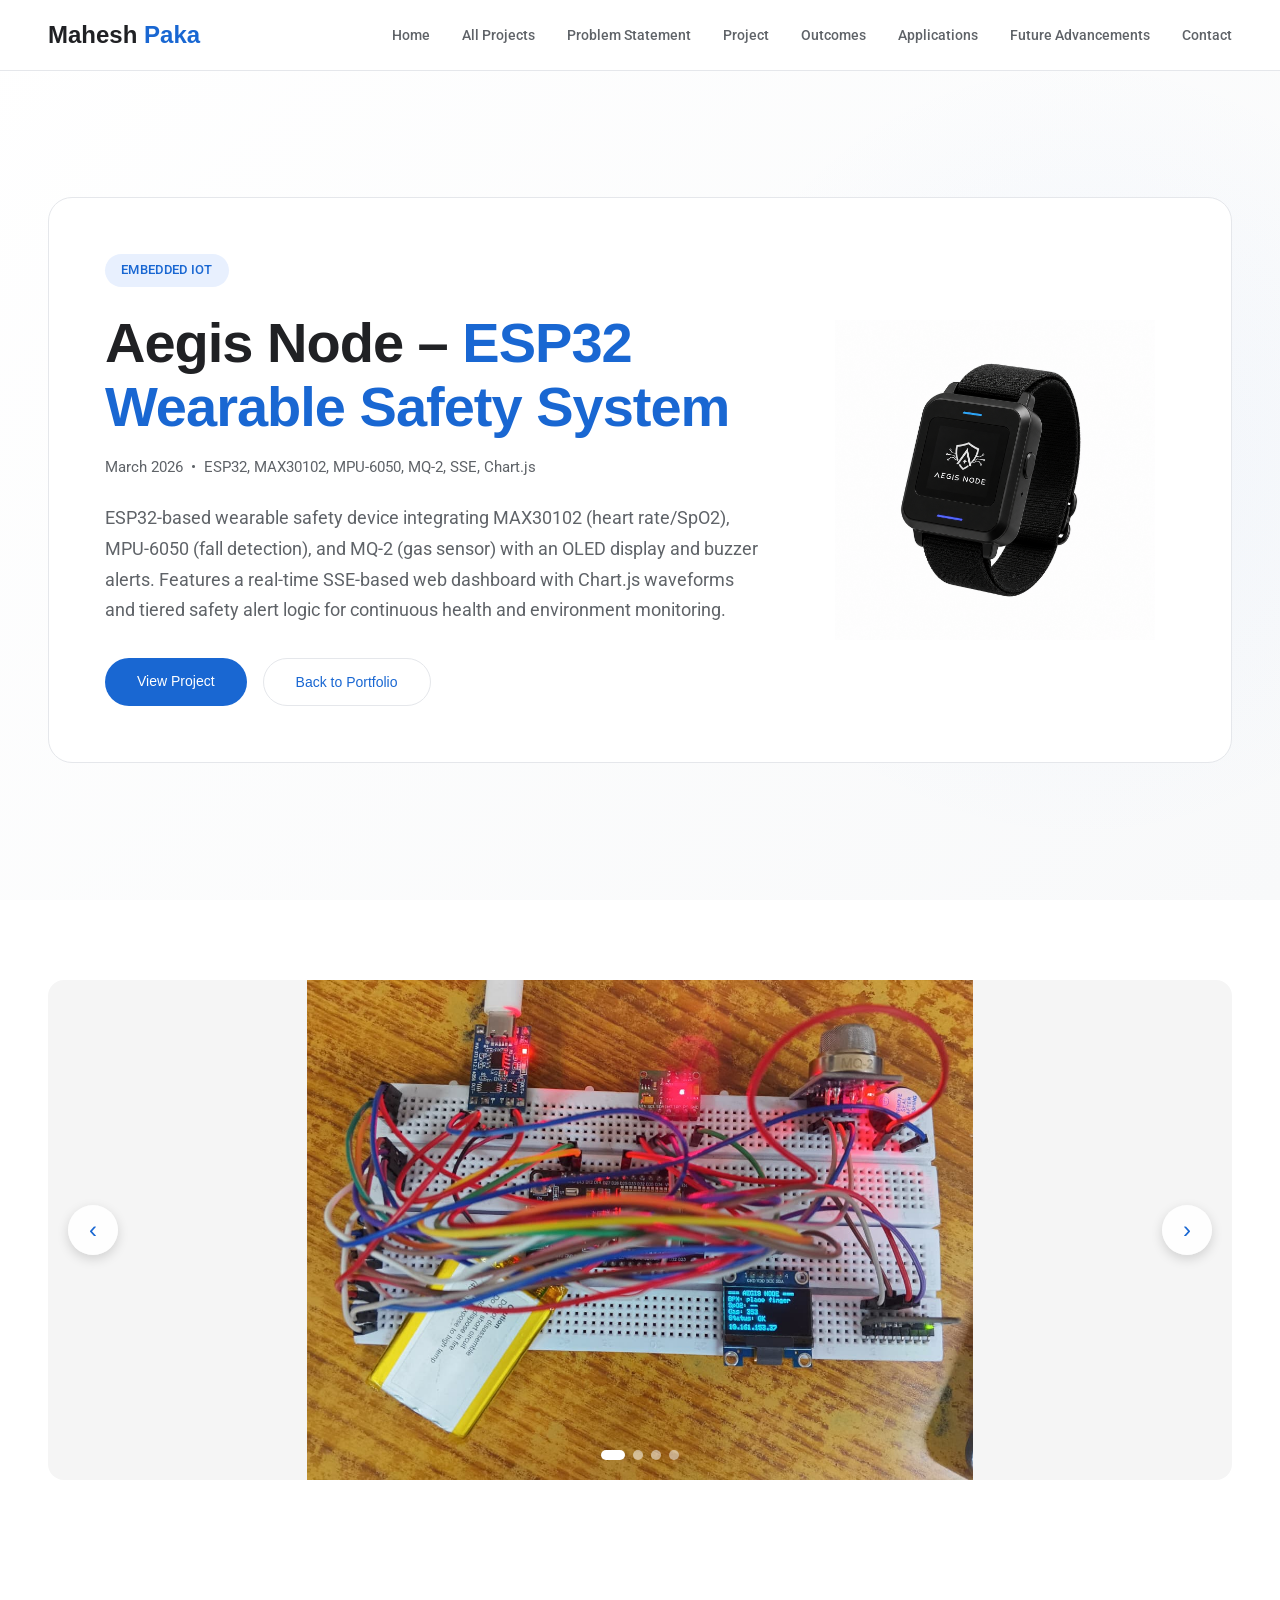
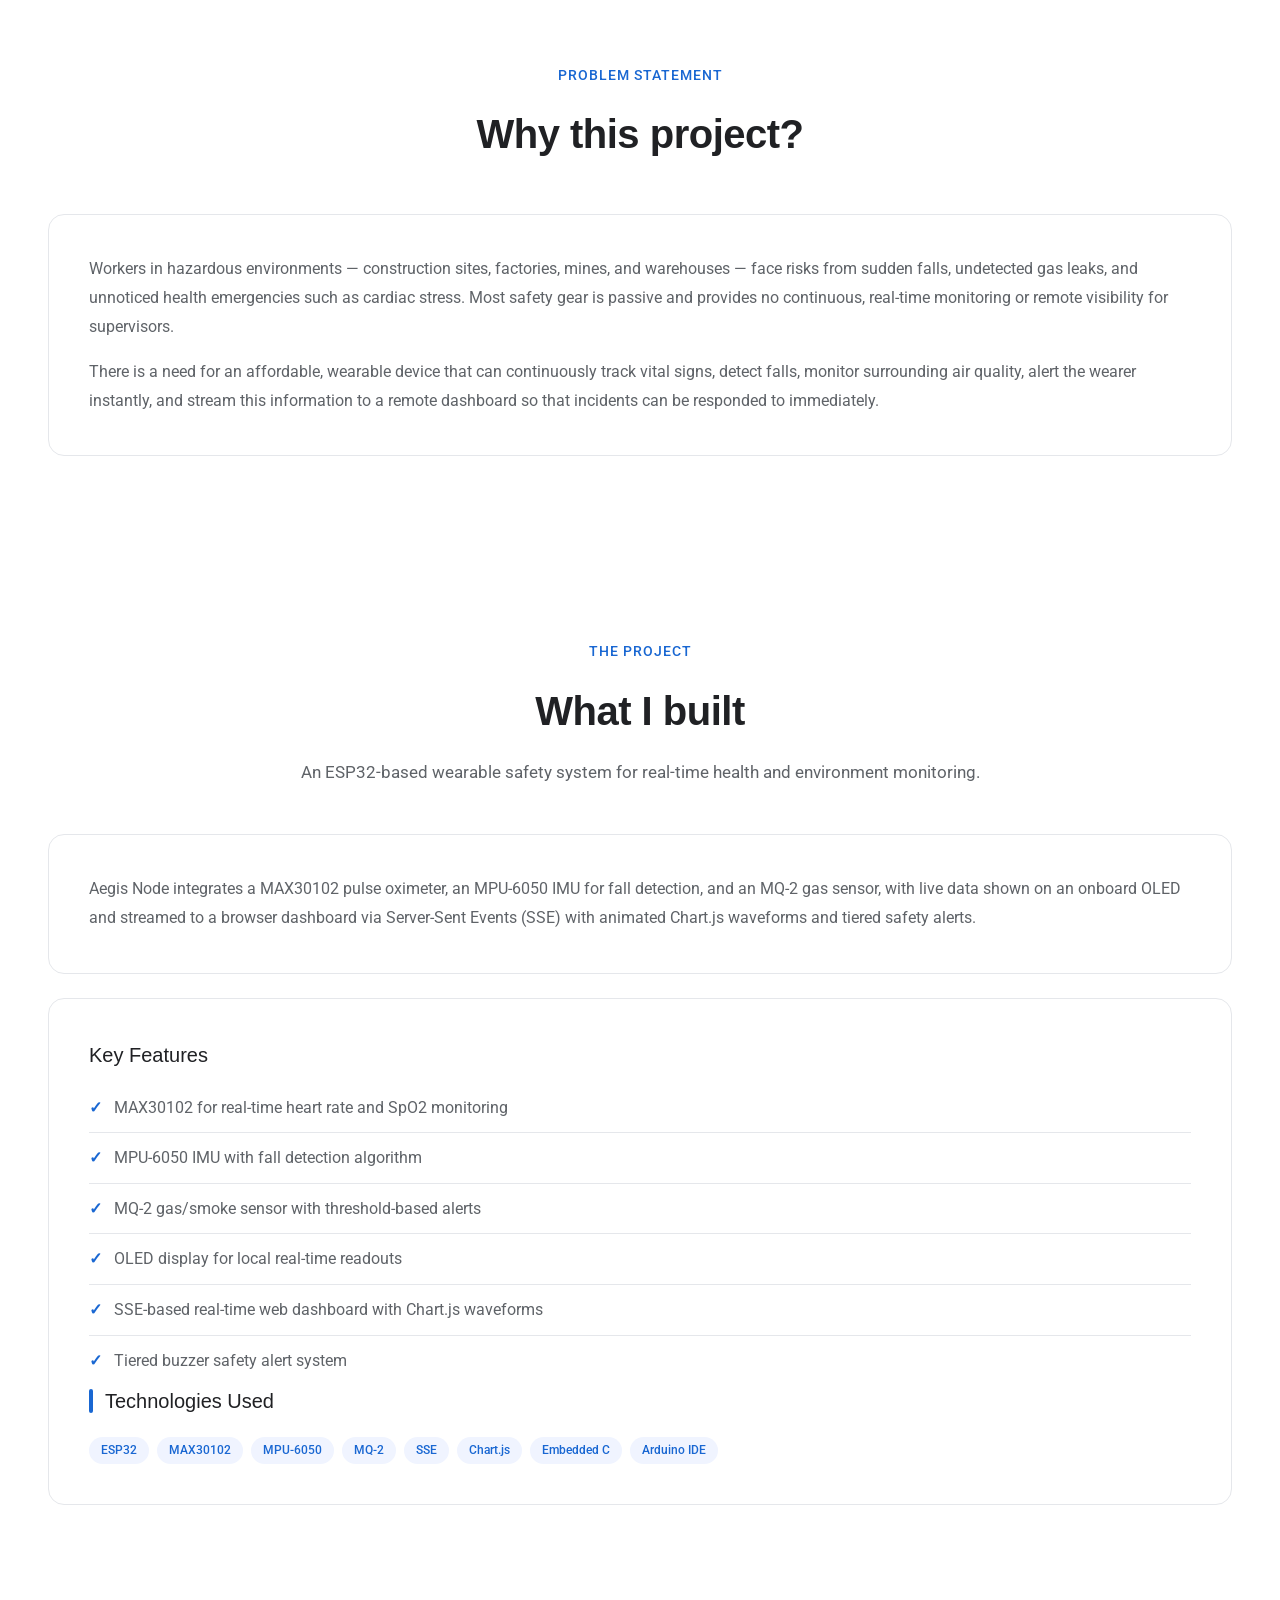
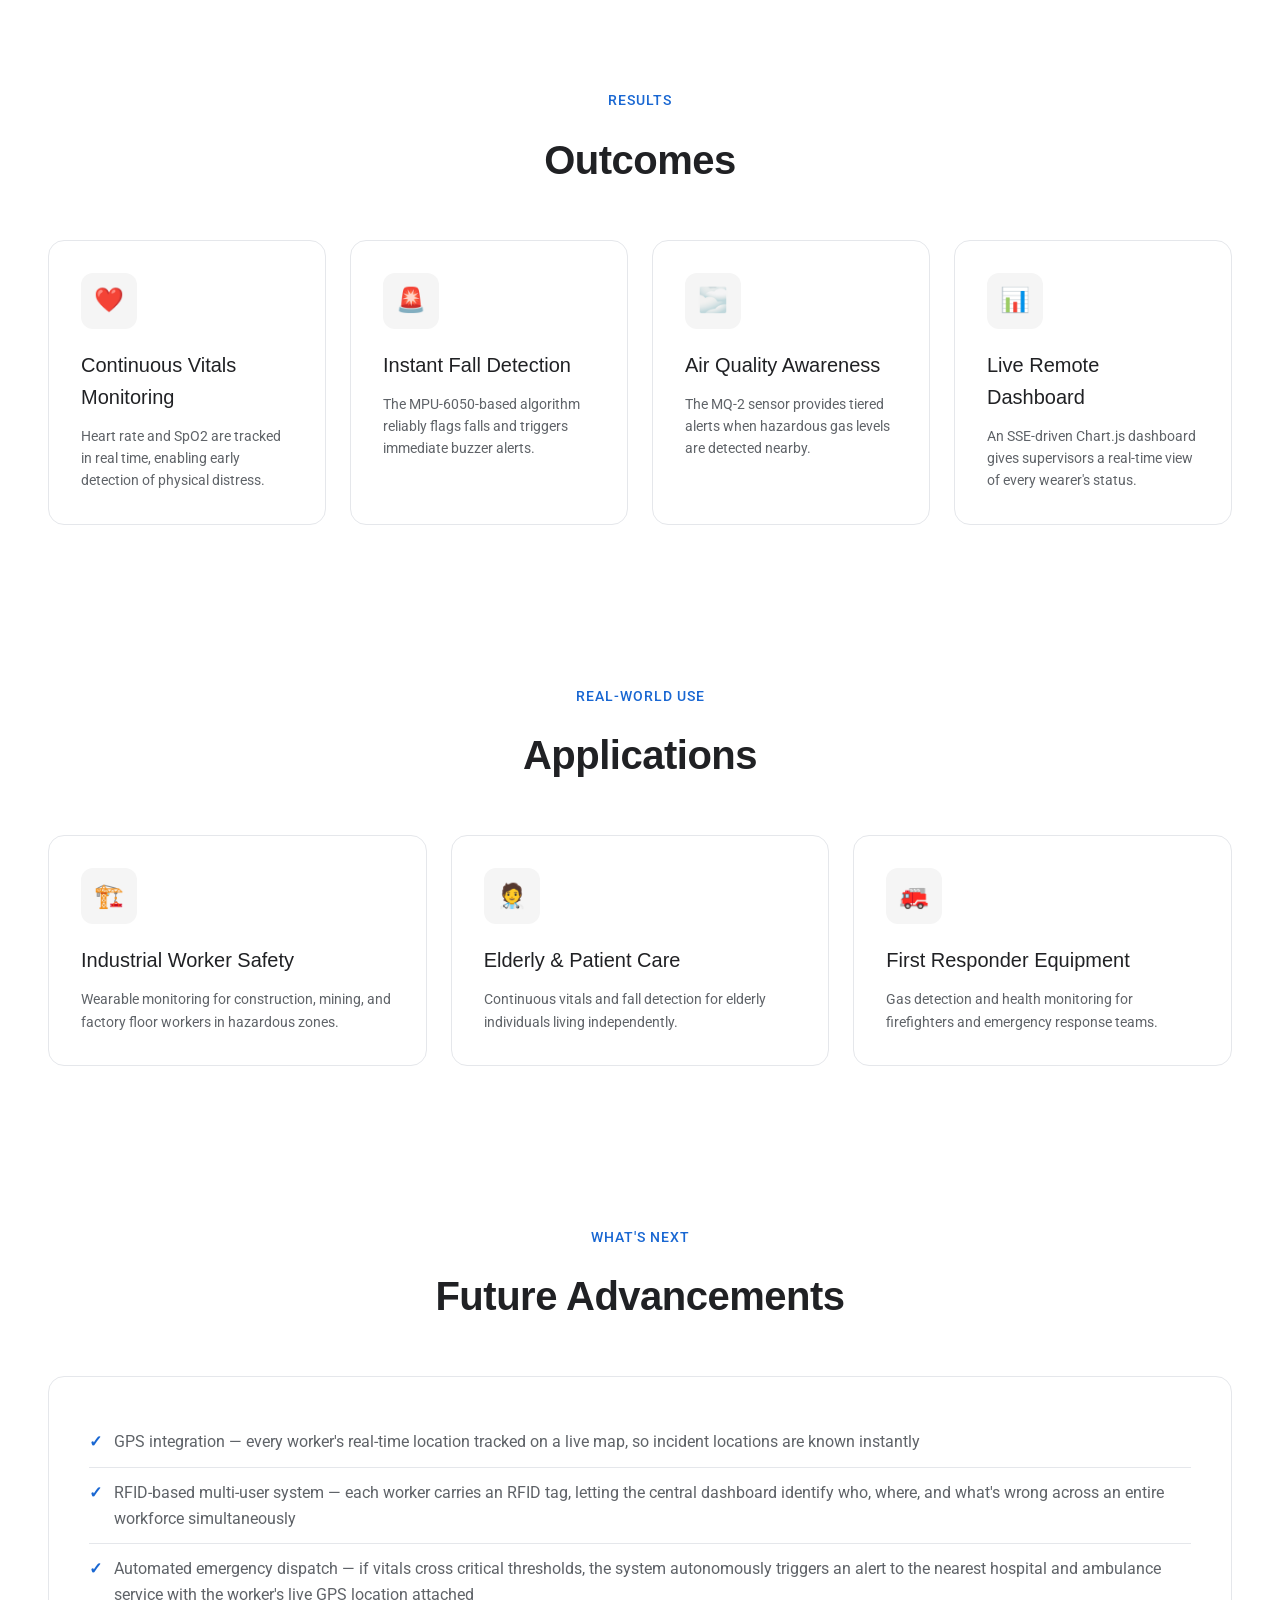
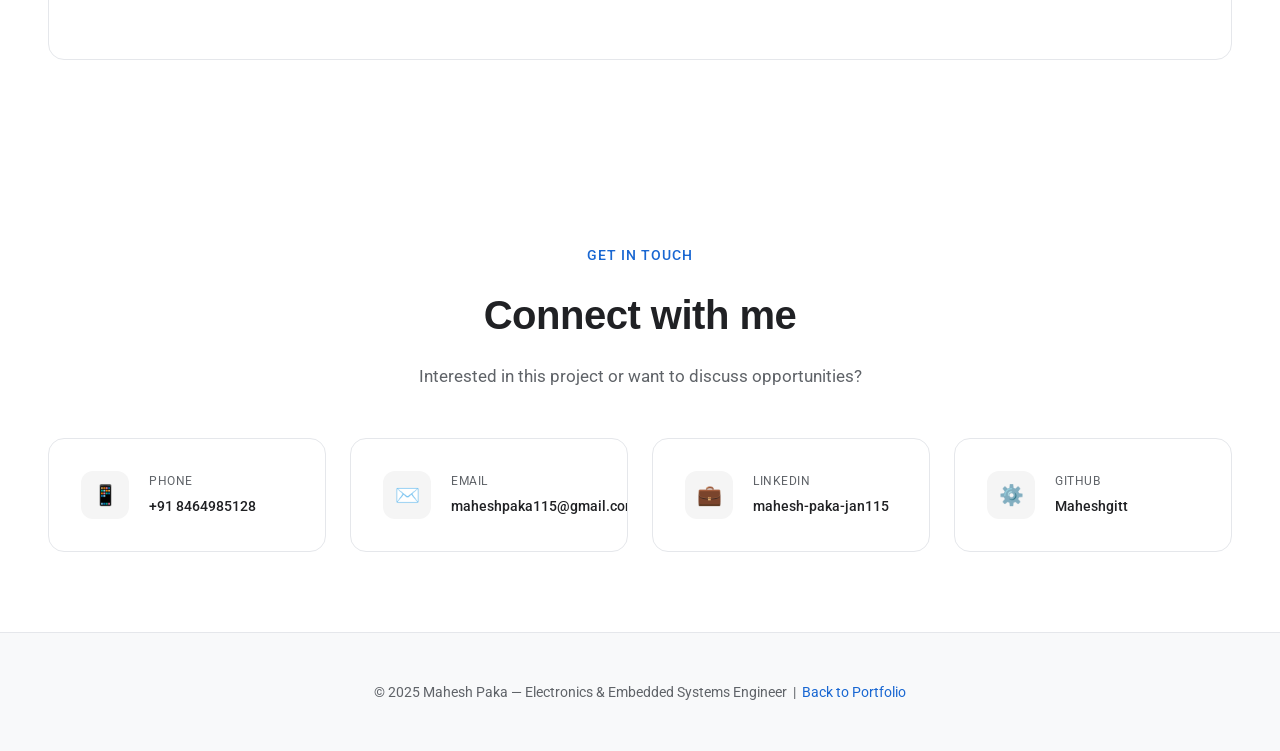
<file: aegis-node.html>
<!DOCTYPE html>
<html lang="en">
<head>
<meta charset="UTF-8"/>
<meta name="viewport" content="width=device-width, initial-scale=1.0"/>
<title>Aegis Node – ESP32 Wearable Safety System | Mahesh Paka</title>
<link href="https://fonts.googleapis.com/css2?family=Google+Sans:wght@400;500;700&family=Roboto:wght@300;400;500;700&display=swap" rel="stylesheet"/>
<link rel="stylesheet" href="styles.css"/>
</head>
<body>

<!-- HEADER -->
<header>
  <nav>
    <a href="index.html" class="logo">Mahesh <span>Paka</span></a>
    <button class="mobile-menu-btn" onclick="toggleMobileMenu()">
      <span></span><span></span><span></span>
    </button>
    <ul class="nav-links" id="navLinks">
      <li><a href="index.html">Home</a></li>
      <li><a href="index.html#projects">All Projects</a></li>
      <li><a href="#problem">Problem Statement</a></li>
      <li><a href="#project">Project</a></li>
      <li><a href="#outcomes">Outcomes</a></li>
      <li><a href="#applications">Applications</a></li>
      <li><a href="#future">Future Advancements</a></li>
      <li><a href="#contact">Contact</a></li>
    </ul>
  </nav>
</header>

<!-- PROJECT HERO -->
<section class="project-hero">
  <div class="project-hero-content">
    <div class="project-hero-card">
      <div class="project-hero-text">
        <div class="hero-badge">Embedded IoT</div>
        <h1>Aegis Node – <span class="highlight">ESP32 Wearable Safety System</span></h1>
        <div class="project-hero-meta">March 2026 &nbsp;•&nbsp; ESP32, MAX30102, MPU-6050, MQ-2, SSE, Chart.js</div>
        <p>ESP32-based wearable safety device integrating MAX30102 (heart rate/SpO2), MPU-6050 (fall detection), and MQ-2 (gas sensor) with an OLED display and buzzer alerts. Features a real-time SSE-based web dashboard with Chart.js waveforms and tiered safety alert logic for continuous health and environment monitoring.</p>
        <div class="cta-buttons">
          <a href="#project" class="btn btn-primary">View Project</a>
          <a href="index.html#projects" class="btn btn-secondary">Back to Portfolio</a>
        </div>
      </div>
      <div class="project-hero-icon-box">
        <img src="aegisnode.png" alt="Aegis Node Wearable" onerror="this.style.display='none';">
      </div>
    </div>
  </div>
</section>

<!-- GALLERY -->
<section>
  <div class="image-carousel" id="image-carousel">
    <div class="carousel-track" id="carousel-track">
      <div class="carousel-slide"><img src="aegisnode1.jpeg" alt="Aegis Node Hardware"></div>
      <div class="carousel-slide"><img src="aegisnode2.jpeg" alt="Aegis Node OLED Display"></div>
      <div class="carousel-slide"><img src="aegisnode3.jpeg" alt="Aegis Node Web Dashboard"></div>
      <div class="carousel-slide"><img src="aegisnode4.jpeg" alt="Aegis Node Waveforms"></div>
    </div>
    <button class="carousel-btn carousel-btn-prev" onclick="changeSlide(-1)">‹</button>
    <button class="carousel-btn carousel-btn-next" onclick="changeSlide(1)">›</button>
    <div class="carousel-indicators" id="carousel-indicators"></div>
  </div>
</section>

<!-- PROBLEM STATEMENT -->
<section id="problem">
  <div class="section-header">
    <div class="section-tag">Problem Statement</div>
    <h2 class="section-title">Why this project?</h2>
  </div>
  <div class="content-box">
    <p class="content-text">Workers in hazardous environments — construction sites, factories, mines, and warehouses — face risks from sudden falls, undetected gas leaks, and unnoticed health emergencies such as cardiac stress. Most safety gear is passive and provides no continuous, real-time monitoring or remote visibility for supervisors.</p>
    <p class="content-text">There is a need for an affordable, wearable device that can continuously track vital signs, detect falls, monitor surrounding air quality, alert the wearer instantly, and stream this information to a remote dashboard so that incidents can be responded to immediately.</p>
  </div>
</section>

<!-- PROJECT -->
<section id="project">
  <div class="section-header">
    <div class="section-tag">The Project</div>
    <h2 class="section-title">What I built</h2>
    <p class="section-subtitle">An ESP32-based wearable safety system for real-time health and environment monitoring.</p>
  </div>
  <div class="content-box">
    <p class="content-text">Aegis Node integrates a MAX30102 pulse oximeter, an MPU-6050 IMU for fall detection, and an MQ-2 gas sensor, with live data shown on an onboard OLED and streamed to a browser dashboard via Server-Sent Events (SSE) with animated Chart.js waveforms and tiered safety alerts.</p>
  </div>
  <div class="content-box">
    <h3 class="card-title">Key Features</h3>
    <ul class="detail-list">
      <li>MAX30102 for real-time heart rate and SpO2 monitoring</li>
      <li>MPU-6050 IMU with fall detection algorithm</li>
      <li>MQ-2 gas/smoke sensor with threshold-based alerts</li>
      <li>OLED display for local real-time readouts</li>
      <li>SSE-based real-time web dashboard with Chart.js waveforms</li>
      <li>Tiered buzzer safety alert system</li>
    </ul>
    <h3 class="detail-section-title">Technologies Used</h3>
    <div class="card-tags">
      <span class="tag">ESP32</span>
      <span class="tag">MAX30102</span>
      <span class="tag">MPU-6050</span>
      <span class="tag">MQ-2</span>
      <span class="tag">SSE</span>
      <span class="tag">Chart.js</span>
      <span class="tag">Embedded C</span>
      <span class="tag">Arduino IDE</span>
    </div>
  </div>
</section>

<!-- OUTCOMES -->
<section id="outcomes">
  <div class="section-header">
    <div class="section-tag">Results</div>
    <h2 class="section-title">Outcomes</h2>
  </div>
  <div class="cards-grid">
    <div class="card gemini-border">
      <div class="card-icon">❤️</div>
      <h3 class="card-title">Continuous Vitals Monitoring</h3>
      <p class="card-description">Heart rate and SpO2 are tracked in real time, enabling early detection of physical distress.</p>
    </div>
    <div class="card gemini-border">
      <div class="card-icon">🚨</div>
      <h3 class="card-title">Instant Fall Detection</h3>
      <p class="card-description">The MPU-6050-based algorithm reliably flags falls and triggers immediate buzzer alerts.</p>
    </div>
    <div class="card gemini-border">
      <div class="card-icon">🌫️</div>
      <h3 class="card-title">Air Quality Awareness</h3>
      <p class="card-description">The MQ-2 sensor provides tiered alerts when hazardous gas levels are detected nearby.</p>
    </div>
    <div class="card gemini-border">
      <div class="card-icon">📊</div>
      <h3 class="card-title">Live Remote Dashboard</h3>
      <p class="card-description">An SSE-driven Chart.js dashboard gives supervisors a real-time view of every wearer's status.</p>
    </div>
  </div>
</section>

<!-- APPLICATIONS -->
<section id="applications">
  <div class="section-header">
    <div class="section-tag">Real-World Use</div>
    <h2 class="section-title">Applications</h2>
  </div>
  <div class="cards-grid">
    <div class="card gemini-border">
      <div class="card-icon">🏗️</div>
      <h3 class="card-title">Industrial Worker Safety</h3>
      <p class="card-description">Wearable monitoring for construction, mining, and factory floor workers in hazardous zones.</p>
    </div>
    <div class="card gemini-border">
      <div class="card-icon">🧑‍⚕️</div>
      <h3 class="card-title">Elderly &amp; Patient Care</h3>
      <p class="card-description">Continuous vitals and fall detection for elderly individuals living independently.</p>
    </div>
    <div class="card gemini-border">
      <div class="card-icon">🚒</div>
      <h3 class="card-title">First Responder Equipment</h3>
      <p class="card-description">Gas detection and health monitoring for firefighters and emergency response teams.</p>
    </div>
  </div>
</section>

<!-- FUTURE ADVANCEMENTS -->
<section id="future">
  <div class="section-header">
    <div class="section-tag">What's Next</div>
    <h2 class="section-title">Future Advancements</h2>
  </div>
  <div class="content-box">
    <ul class="detail-list">
      <li>GPS integration — every worker's real-time location tracked on a live map, so incident locations are known instantly</li>
      <li>RFID-based multi-user system — each worker carries an RFID tag, letting the central dashboard identify who, where, and what's wrong across an entire workforce simultaneously</li>
      <li>Automated emergency dispatch — if vitals cross critical thresholds, the system autonomously triggers an alert to the nearest hospital and ambulance service with the worker's live GPS location attached</li>
    </ul>
  </div>
</section>

<!-- CONTACT -->
<section id="contact">
  <div class="section-header">
    <div class="section-tag">Get in Touch</div>
    <h2 class="section-title">Connect with me</h2>
    <p class="section-subtitle">Interested in this project or want to discuss opportunities?</p>
  </div>
  <div class="contact-grid">
    <a href="tel:+918464985128" class="contact-card gemini-border">
      <div class="contact-icon">📱</div>
      <div class="contact-info">
        <div class="contact-label">Phone</div>
        <div class="contact-value">+91 8464985128</div>
      </div>
    </a>
    <a href="mailto:maheshpaka115@gmail.com" class="contact-card gemini-border">
      <div class="contact-icon">✉️</div>
      <div class="contact-info">
        <div class="contact-label">Email</div>
        <div class="contact-value">maheshpaka115@gmail.com</div>
      </div>
    </a>
    <a href="https://www.linkedin.com/in/mahesh-paka-jan115" target="_blank" class="contact-card gemini-border">
      <div class="contact-icon">💼</div>
      <div class="contact-info">
        <div class="contact-label">LinkedIn</div>
        <div class="contact-value">mahesh-paka-jan115</div>
      </div>
    </a>
    <a href="https://github.com/Maheshgitt" target="_blank" class="contact-card gemini-border">
      <div class="contact-icon">⚙️</div>
      <div class="contact-info">
        <div class="contact-label">GitHub</div>
        <div class="contact-value">Maheshgitt</div>
      </div>
    </a>
  </div>
</section>

<!-- FOOTER -->
<footer>
  <p>© 2025 Mahesh Paka — Electronics &amp; Embedded Systems Engineer &nbsp;|&nbsp; <a href="index.html">Back to Portfolio</a></p>
</footer>

<script>
  const carouselTotalSlides = 4;
</script>
<script src="script.js"></script>
</body>
</html>
</file>
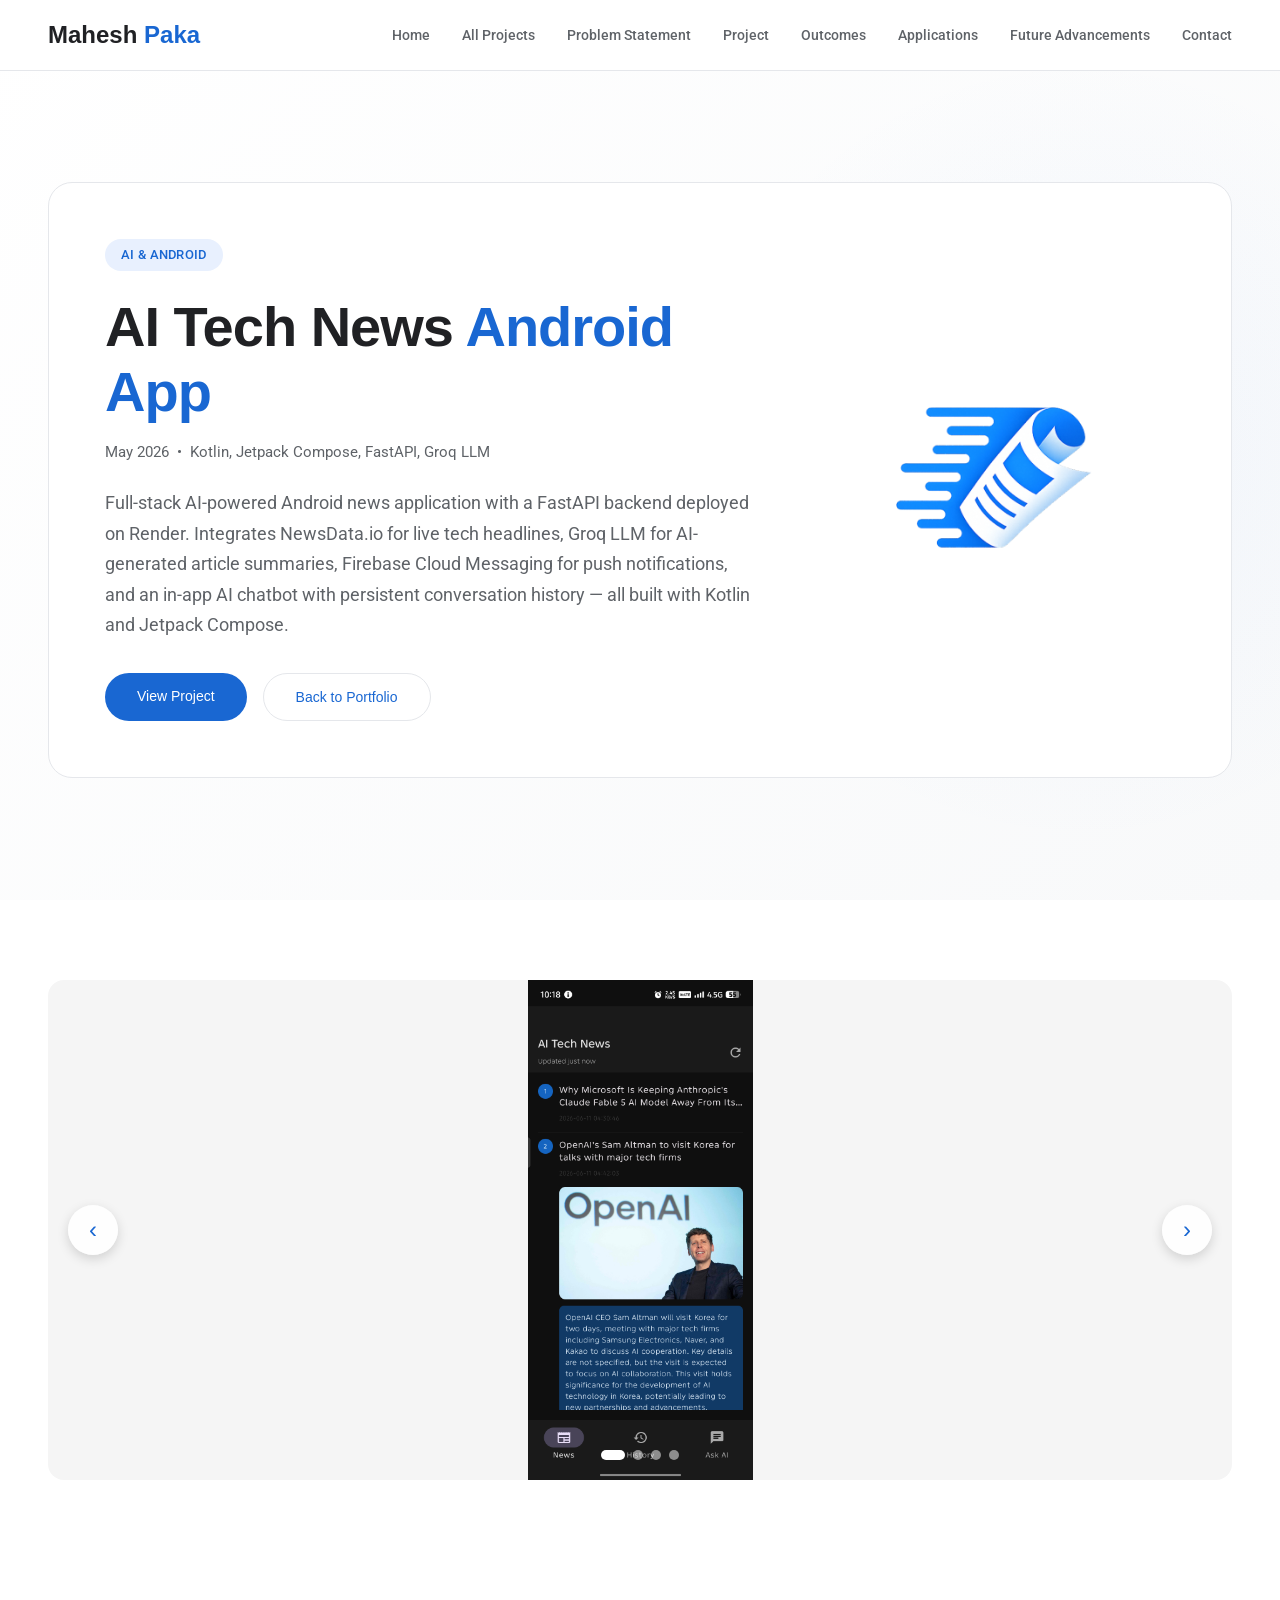
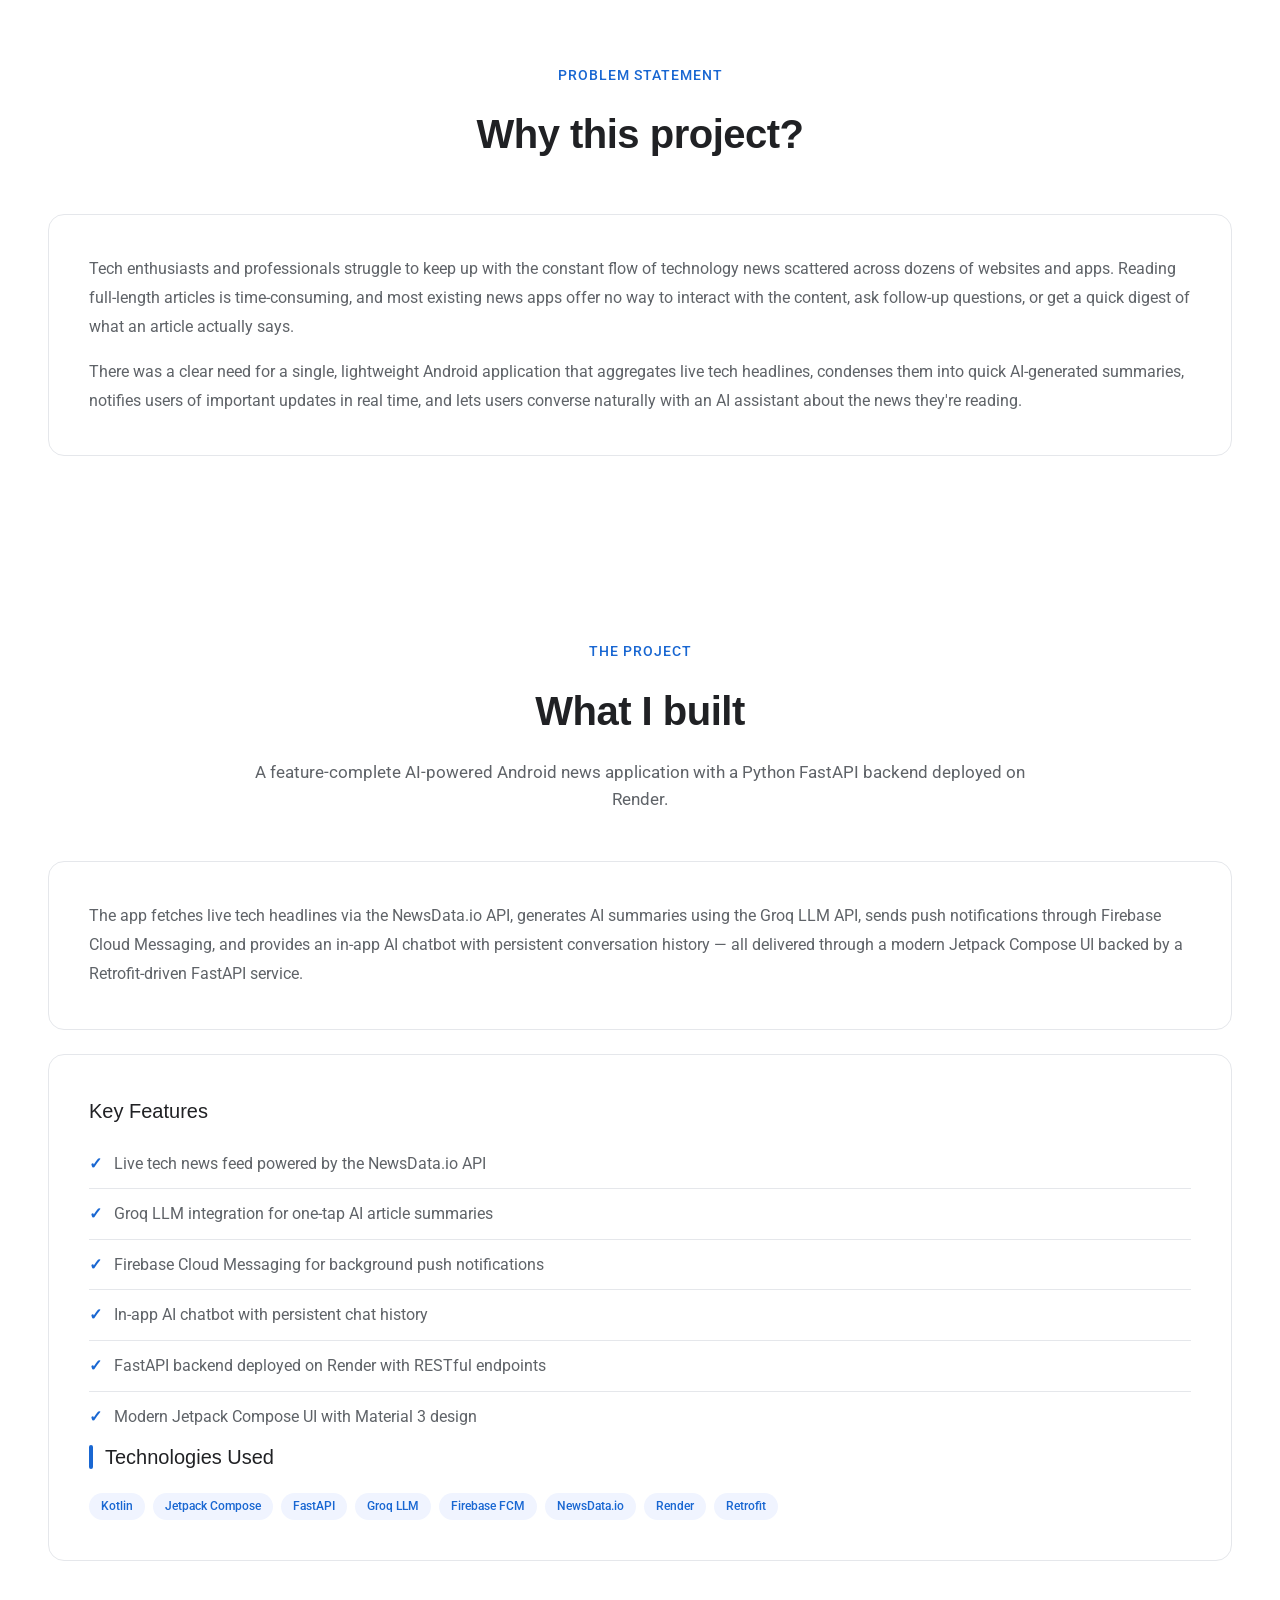
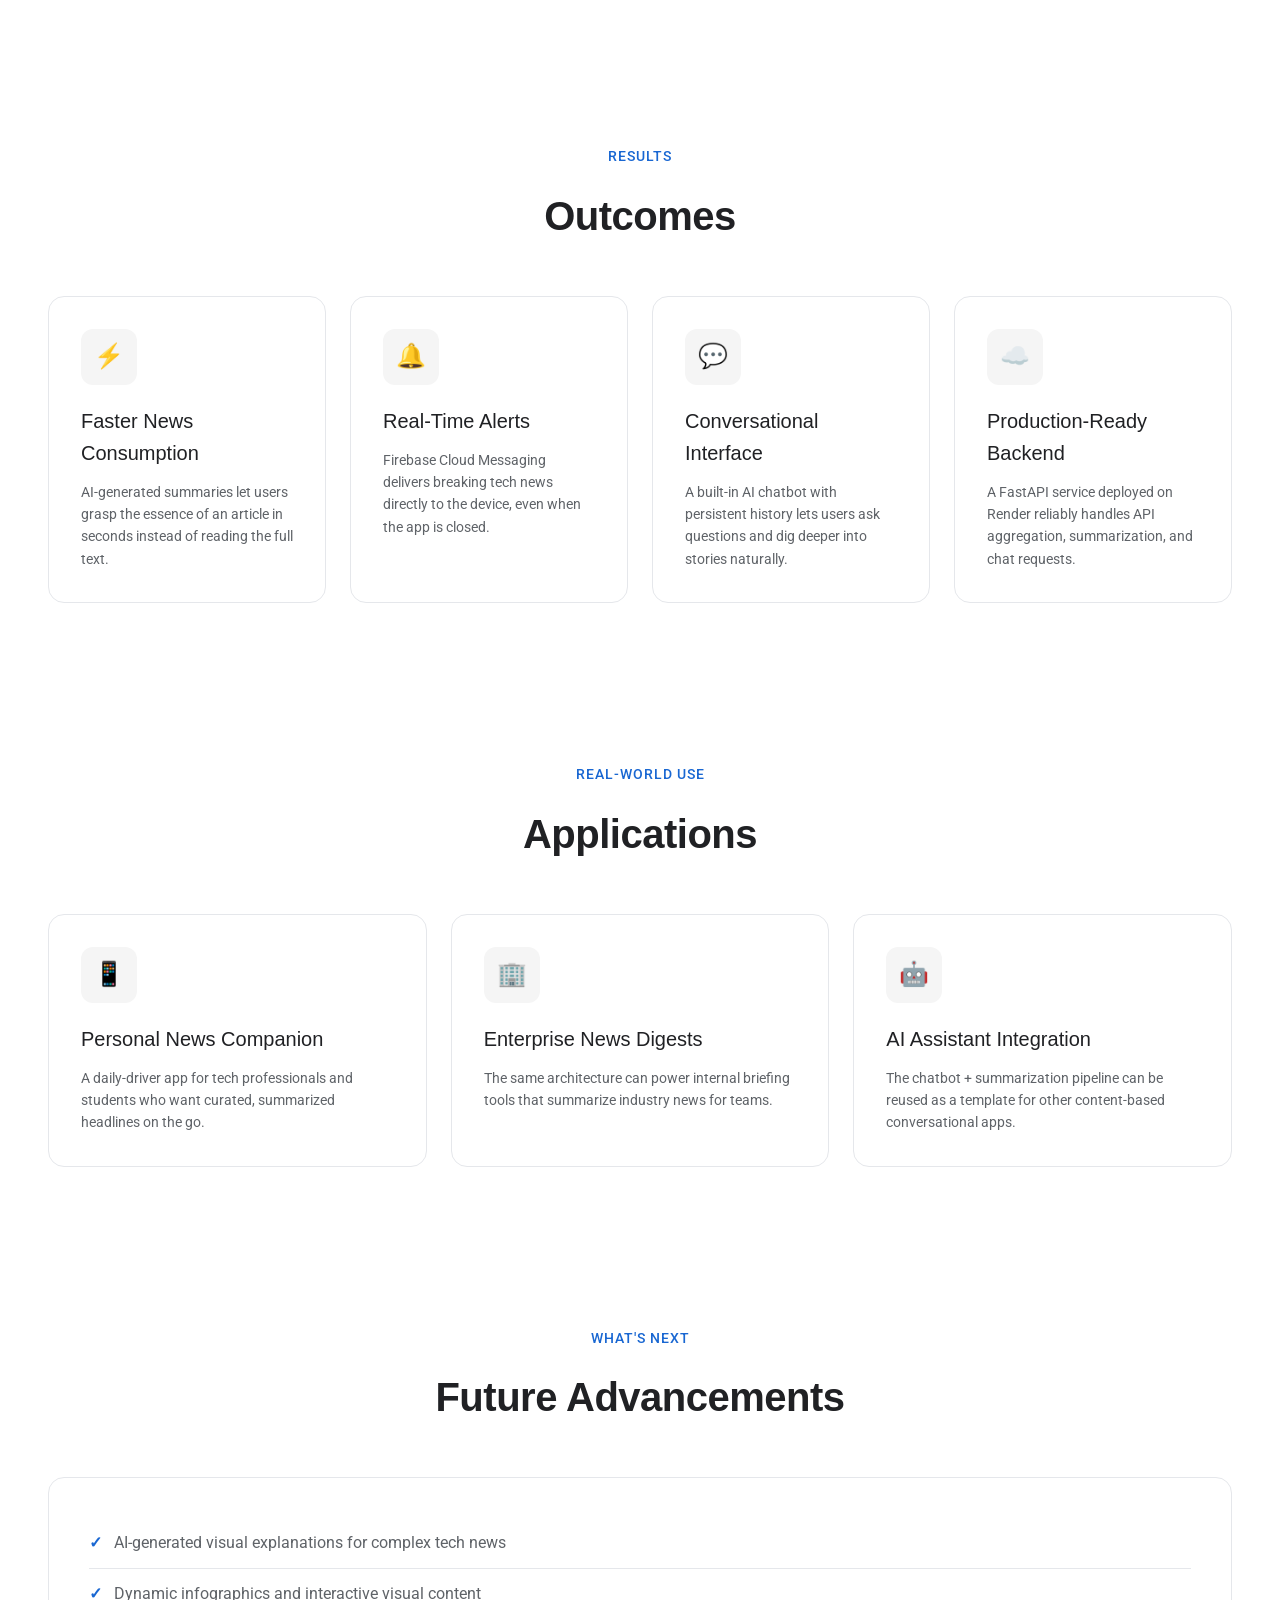
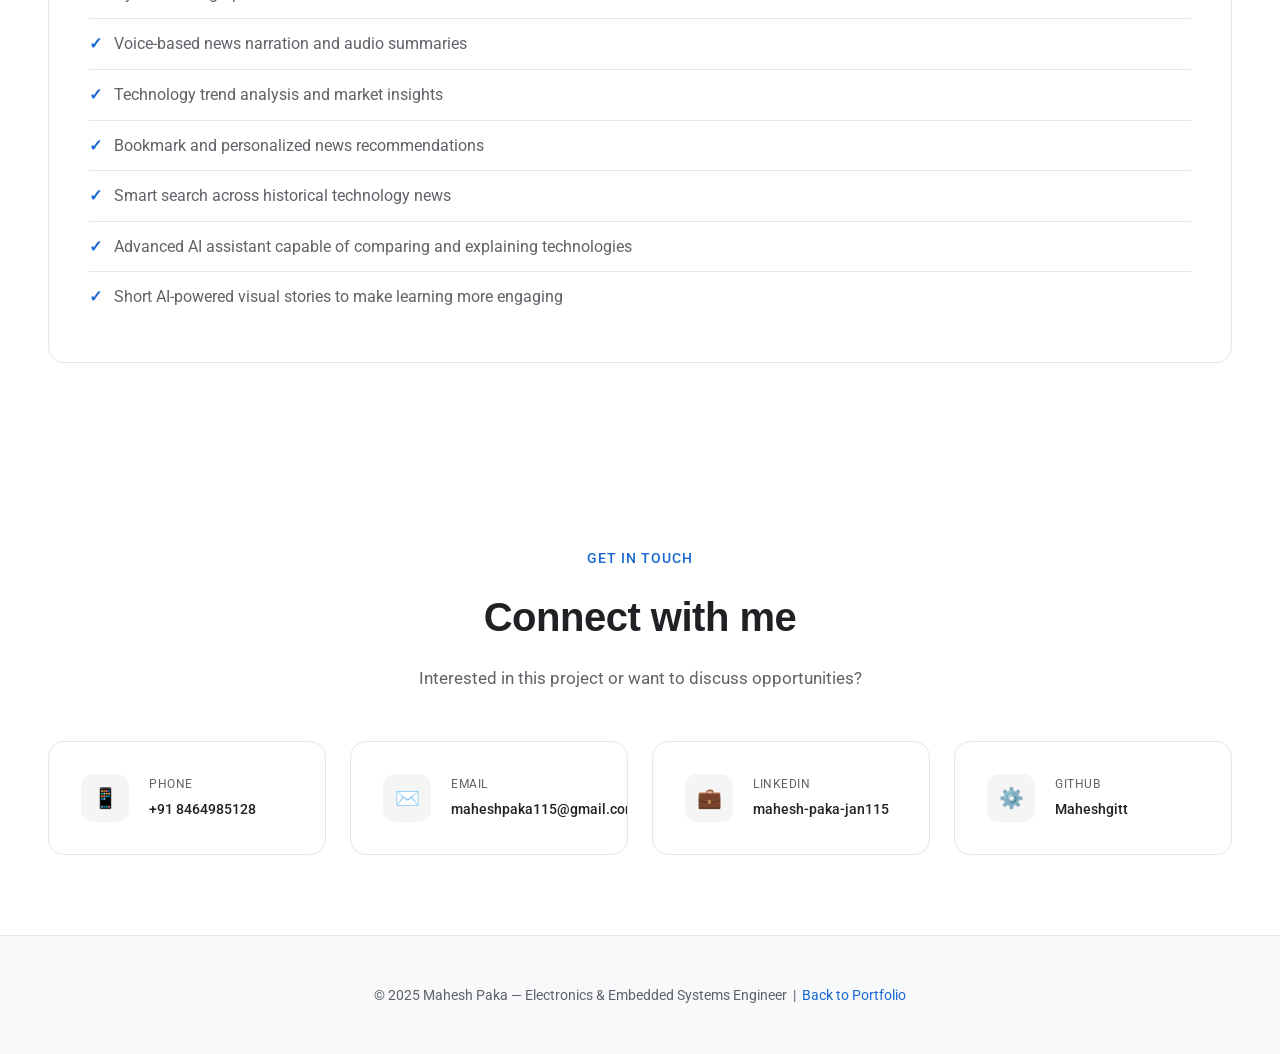
<file: ai-tech-news.html>
<!DOCTYPE html>
<html lang="en">
<head>
<meta charset="UTF-8"/>
<meta name="viewport" content="width=device-width, initial-scale=1.0"/>
<title>AI Tech News Android App | Mahesh Paka</title>
<link href="https://fonts.googleapis.com/css2?family=Google+Sans:wght@400;500;700&family=Roboto:wght@300;400;500;700&display=swap" rel="stylesheet"/>
<link rel="stylesheet" href="styles.css"/>
</head>
<body>

<!-- HEADER -->
<header>
  <nav>
    <a href="index.html" class="logo">Mahesh <span>Paka</span></a>
    <button class="mobile-menu-btn" onclick="toggleMobileMenu()">
      <span></span><span></span><span></span>
    </button>
    <ul class="nav-links" id="navLinks">
      <li><a href="index.html">Home</a></li>
      <li><a href="index.html#projects">All Projects</a></li>
      <li><a href="#problem">Problem Statement</a></li>
      <li><a href="#project">Project</a></li>
      <li><a href="#outcomes">Outcomes</a></li>
      <li><a href="#applications">Applications</a></li>
      <li><a href="#future">Future Advancements</a></li>
      <li><a href="#contact">Contact</a></li>
    </ul>
  </nav>
</header>

<!-- PROJECT HERO -->
<section class="project-hero">
  <div class="project-hero-content">
    <div class="project-hero-card">
      <div class="project-hero-text">
        <div class="hero-badge">AI &amp; Android</div>
        <h1>AI Tech News <span class="highlight">Android App</span></h1>
        <div class="project-hero-meta">May 2026 &nbsp;•&nbsp; Kotlin, Jetpack Compose, FastAPI, Groq LLM</div>
        <p>Full-stack AI-powered Android news application with a FastAPI backend deployed on Render. Integrates NewsData.io for live tech headlines, Groq LLM for AI-generated article summaries, Firebase Cloud Messaging for push notifications, and an in-app AI chatbot with persistent conversation history — all built with Kotlin and Jetpack Compose.</p>
        <div class="cta-buttons">
          <a href="#project" class="btn btn-primary">View Project</a>
          <a href="index.html#projects" class="btn btn-secondary">Back to Portfolio</a>
        </div>
      </div>
      <div class="project-hero-icon-box">
        <img src="Newsapplogo.png" alt="AI Tech News App" onerror="this.style.display='none';">
      </div>
    </div>
  </div>
</section>

<!-- GALLERY -->
<section>
  <div class="image-carousel" id="image-carousel">
    <div class="carousel-track" id="carousel-track">
      <div class="carousel-slide"><img src="aitechnews1.jpeg" alt="AI Tech News Home Feed"></div>
      <div class="carousel-slide"><img src="aitechnews2.jpeg" alt="AI Tech News Chatbot"></div>
      <div class="carousel-slide"><img src="aitechnews3.jpeg" alt="AI Tech News Summary"></div>
      <div class="carousel-slide"><img src="aitechnews4.jpeg" alt="AI Tech News Notifications"></div>
    </div>
    <button class="carousel-btn carousel-btn-prev" onclick="changeSlide(-1)">‹</button>
    <button class="carousel-btn carousel-btn-next" onclick="changeSlide(1)">›</button>
    <div class="carousel-indicators" id="carousel-indicators"></div>
  </div>
</section>

<!-- PROBLEM STATEMENT -->
<section id="problem">
  <div class="section-header">
    <div class="section-tag">Problem Statement</div>
    <h2 class="section-title">Why this project?</h2>
  </div>
  <div class="content-box">
    <p class="content-text">Tech enthusiasts and professionals struggle to keep up with the constant flow of technology news scattered across dozens of websites and apps. Reading full-length articles is time-consuming, and most existing news apps offer no way to interact with the content, ask follow-up questions, or get a quick digest of what an article actually says.</p>
    <p class="content-text">There was a clear need for a single, lightweight Android application that aggregates live tech headlines, condenses them into quick AI-generated summaries, notifies users of important updates in real time, and lets users converse naturally with an AI assistant about the news they're reading.</p>
  </div>
</section>

<!-- PROJECT -->
<section id="project">
  <div class="section-header">
    <div class="section-tag">The Project</div>
    <h2 class="section-title">What I built</h2>
    <p class="section-subtitle">A feature-complete AI-powered Android news application with a Python FastAPI backend deployed on Render.</p>
  </div>
  <div class="content-box">
    <p class="content-text">The app fetches live tech headlines via the NewsData.io API, generates AI summaries using the Groq LLM API, sends push notifications through Firebase Cloud Messaging, and provides an in-app AI chatbot with persistent conversation history — all delivered through a modern Jetpack Compose UI backed by a Retrofit-driven FastAPI service.</p>
  </div>
  <div class="content-box">
    <h3 class="card-title">Key Features</h3>
    <ul class="detail-list">
      <li>Live tech news feed powered by the NewsData.io API</li>
      <li>Groq LLM integration for one-tap AI article summaries</li>
      <li>Firebase Cloud Messaging for background push notifications</li>
      <li>In-app AI chatbot with persistent chat history</li>
      <li>FastAPI backend deployed on Render with RESTful endpoints</li>
      <li>Modern Jetpack Compose UI with Material 3 design</li>
    </ul>
    <h3 class="detail-section-title">Technologies Used</h3>
    <div class="card-tags">
      <span class="tag">Kotlin</span>
      <span class="tag">Jetpack Compose</span>
      <span class="tag">FastAPI</span>
      <span class="tag">Groq LLM</span>
      <span class="tag">Firebase FCM</span>
      <span class="tag">NewsData.io</span>
      <span class="tag">Render</span>
      <span class="tag">Retrofit</span>
    </div>
  </div>
</section>

<!-- OUTCOMES -->
<section id="outcomes">
  <div class="section-header">
    <div class="section-tag">Results</div>
    <h2 class="section-title">Outcomes</h2>
  </div>
  <div class="cards-grid">
    <div class="card gemini-border">
      <div class="card-icon">⚡</div>
      <h3 class="card-title">Faster News Consumption</h3>
      <p class="card-description">AI-generated summaries let users grasp the essence of an article in seconds instead of reading the full text.</p>
    </div>
    <div class="card gemini-border">
      <div class="card-icon">🔔</div>
      <h3 class="card-title">Real-Time Alerts</h3>
      <p class="card-description">Firebase Cloud Messaging delivers breaking tech news directly to the device, even when the app is closed.</p>
    </div>
    <div class="card gemini-border">
      <div class="card-icon">💬</div>
      <h3 class="card-title">Conversational Interface</h3>
      <p class="card-description">A built-in AI chatbot with persistent history lets users ask questions and dig deeper into stories naturally.</p>
    </div>
    <div class="card gemini-border">
      <div class="card-icon">☁️</div>
      <h3 class="card-title">Production-Ready Backend</h3>
      <p class="card-description">A FastAPI service deployed on Render reliably handles API aggregation, summarization, and chat requests.</p>
    </div>
  </div>
</section>

<!-- APPLICATIONS -->
<section id="applications">
  <div class="section-header">
    <div class="section-tag">Real-World Use</div>
    <h2 class="section-title">Applications</h2>
  </div>
  <div class="cards-grid">
    <div class="card gemini-border">
      <div class="card-icon">📱</div>
      <h3 class="card-title">Personal News Companion</h3>
      <p class="card-description">A daily-driver app for tech professionals and students who want curated, summarized headlines on the go.</p>
    </div>
    <div class="card gemini-border">
      <div class="card-icon">🏢</div>
      <h3 class="card-title">Enterprise News Digests</h3>
      <p class="card-description">The same architecture can power internal briefing tools that summarize industry news for teams.</p>
    </div>
    <div class="card gemini-border">
      <div class="card-icon">🤖</div>
      <h3 class="card-title">AI Assistant Integration</h3>
      <p class="card-description">The chatbot + summarization pipeline can be reused as a template for other content-based conversational apps.</p>
    </div>
  </div>
</section>

<!-- FUTURE ADVANCEMENTS -->
<section id="future">
  <div class="section-header">
    <div class="section-tag">What's Next</div>
    <h2 class="section-title">Future Advancements</h2>
  </div>
  <div class="content-box">
    <ul class="detail-list">
      <li>AI-generated visual explanations for complex tech news</li>
      <li>Dynamic infographics and interactive visual content</li>
      <li>Voice-based news narration and audio summaries</li>
      <li>Technology trend analysis and market insights</li>
      <li>Bookmark and personalized news recommendations</li>
      <li>Smart search across historical technology news</li>
      <li>Advanced AI assistant capable of comparing and explaining technologies</li>
      <li>Short AI-powered visual stories to make learning more engaging</li>
    </ul>
  </div>
</section>

<!-- CONTACT -->
<section id="contact">
  <div class="section-header">
    <div class="section-tag">Get in Touch</div>
    <h2 class="section-title">Connect with me</h2>
    <p class="section-subtitle">Interested in this project or want to discuss opportunities?</p>
  </div>
  <div class="contact-grid">
    <a href="tel:+918464985128" class="contact-card gemini-border">
      <div class="contact-icon">📱</div>
      <div class="contact-info">
        <div class="contact-label">Phone</div>
        <div class="contact-value">+91 8464985128</div>
      </div>
    </a>
    <a href="mailto:maheshpaka115@gmail.com" class="contact-card gemini-border">
      <div class="contact-icon">✉️</div>
      <div class="contact-info">
        <div class="contact-label">Email</div>
        <div class="contact-value">maheshpaka115@gmail.com</div>
      </div>
    </a>
    <a href="https://www.linkedin.com/in/mahesh-paka-jan115" target="_blank" class="contact-card gemini-border">
      <div class="contact-icon">💼</div>
      <div class="contact-info">
        <div class="contact-label">LinkedIn</div>
        <div class="contact-value">mahesh-paka-jan115</div>
      </div>
    </a>
    <a href="https://github.com/Maheshgitt" target="_blank" class="contact-card gemini-border">
      <div class="contact-icon">⚙️</div>
      <div class="contact-info">
        <div class="contact-label">GitHub</div>
        <div class="contact-value">Maheshgitt</div>
      </div>
    </a>
  </div>
</section>

<!-- FOOTER -->
<footer>
  <p>© 2025 Mahesh Paka — Electronics &amp; Embedded Systems Engineer &nbsp;|&nbsp; <a href="index.html">Back to Portfolio</a></p>
</footer>

<script>
  const carouselTotalSlides = 4;
</script>
<script src="script.js"></script>
</body>
</html>
</file>
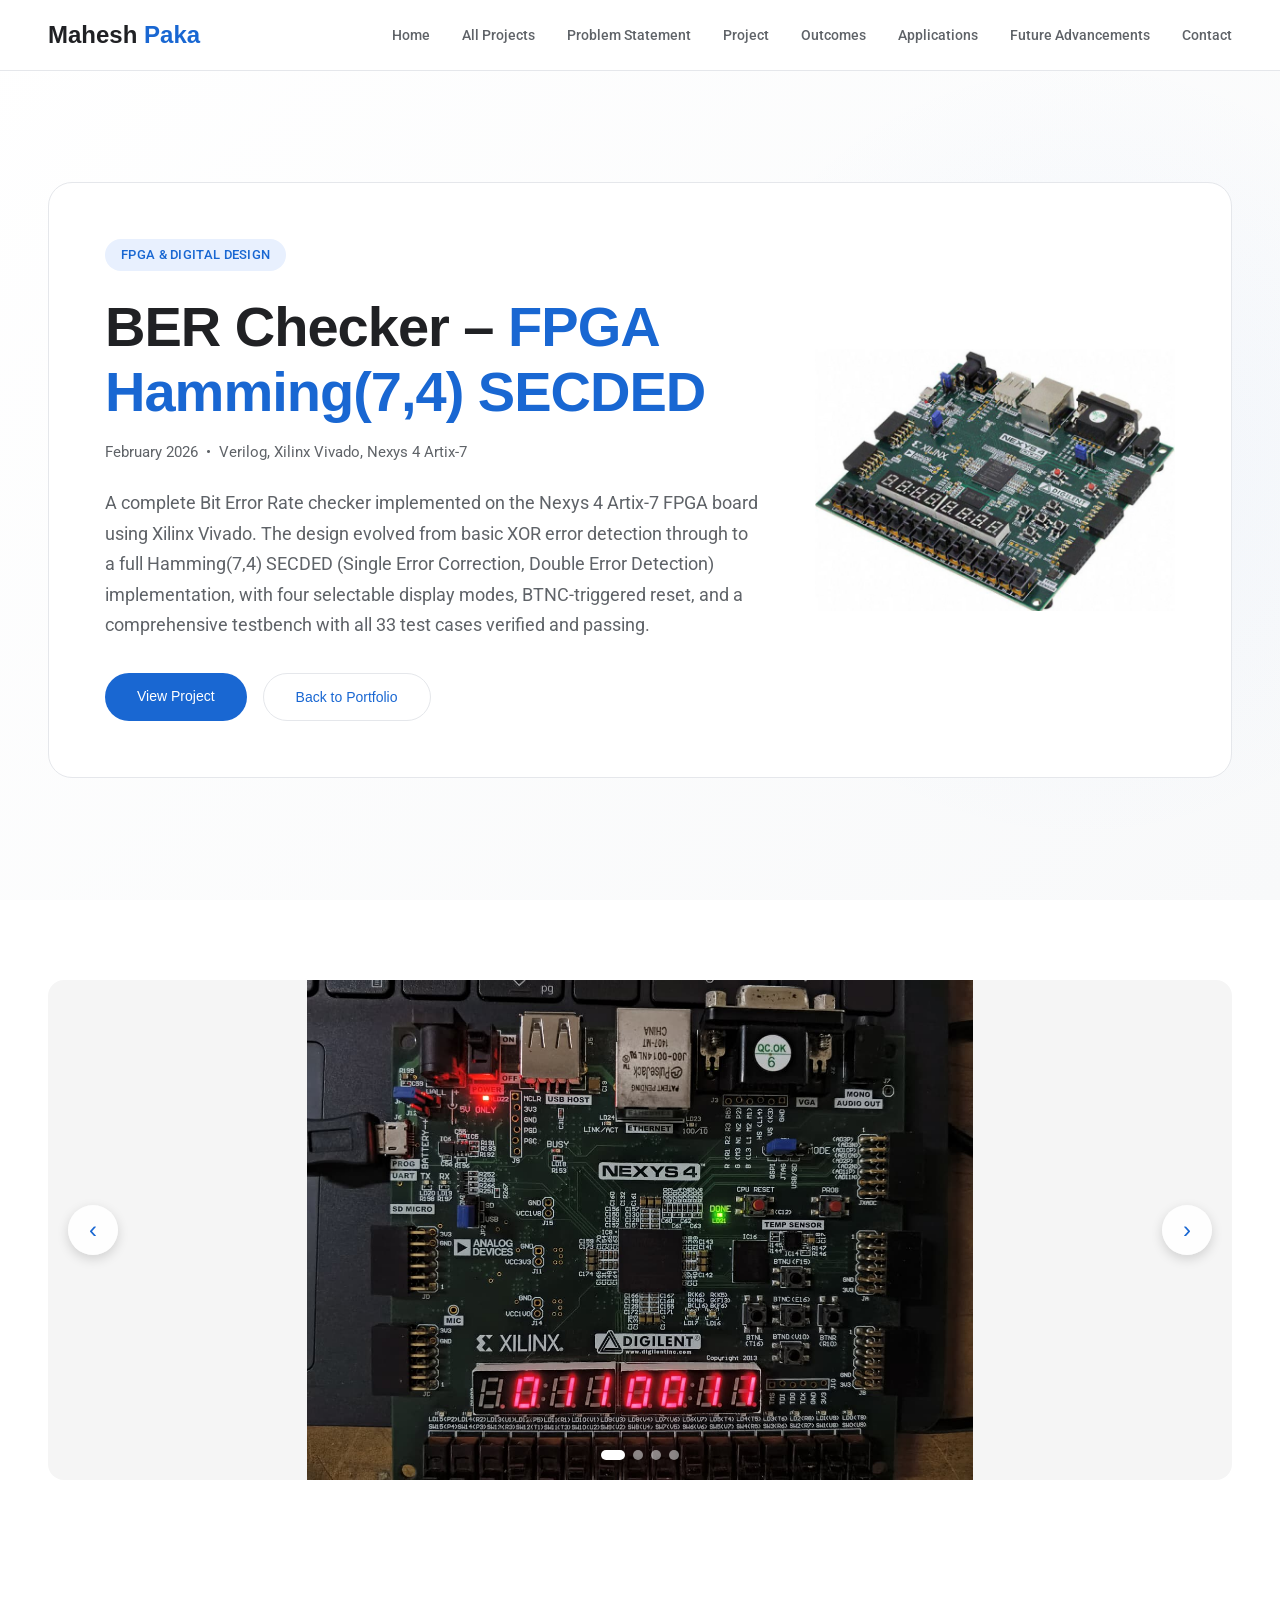
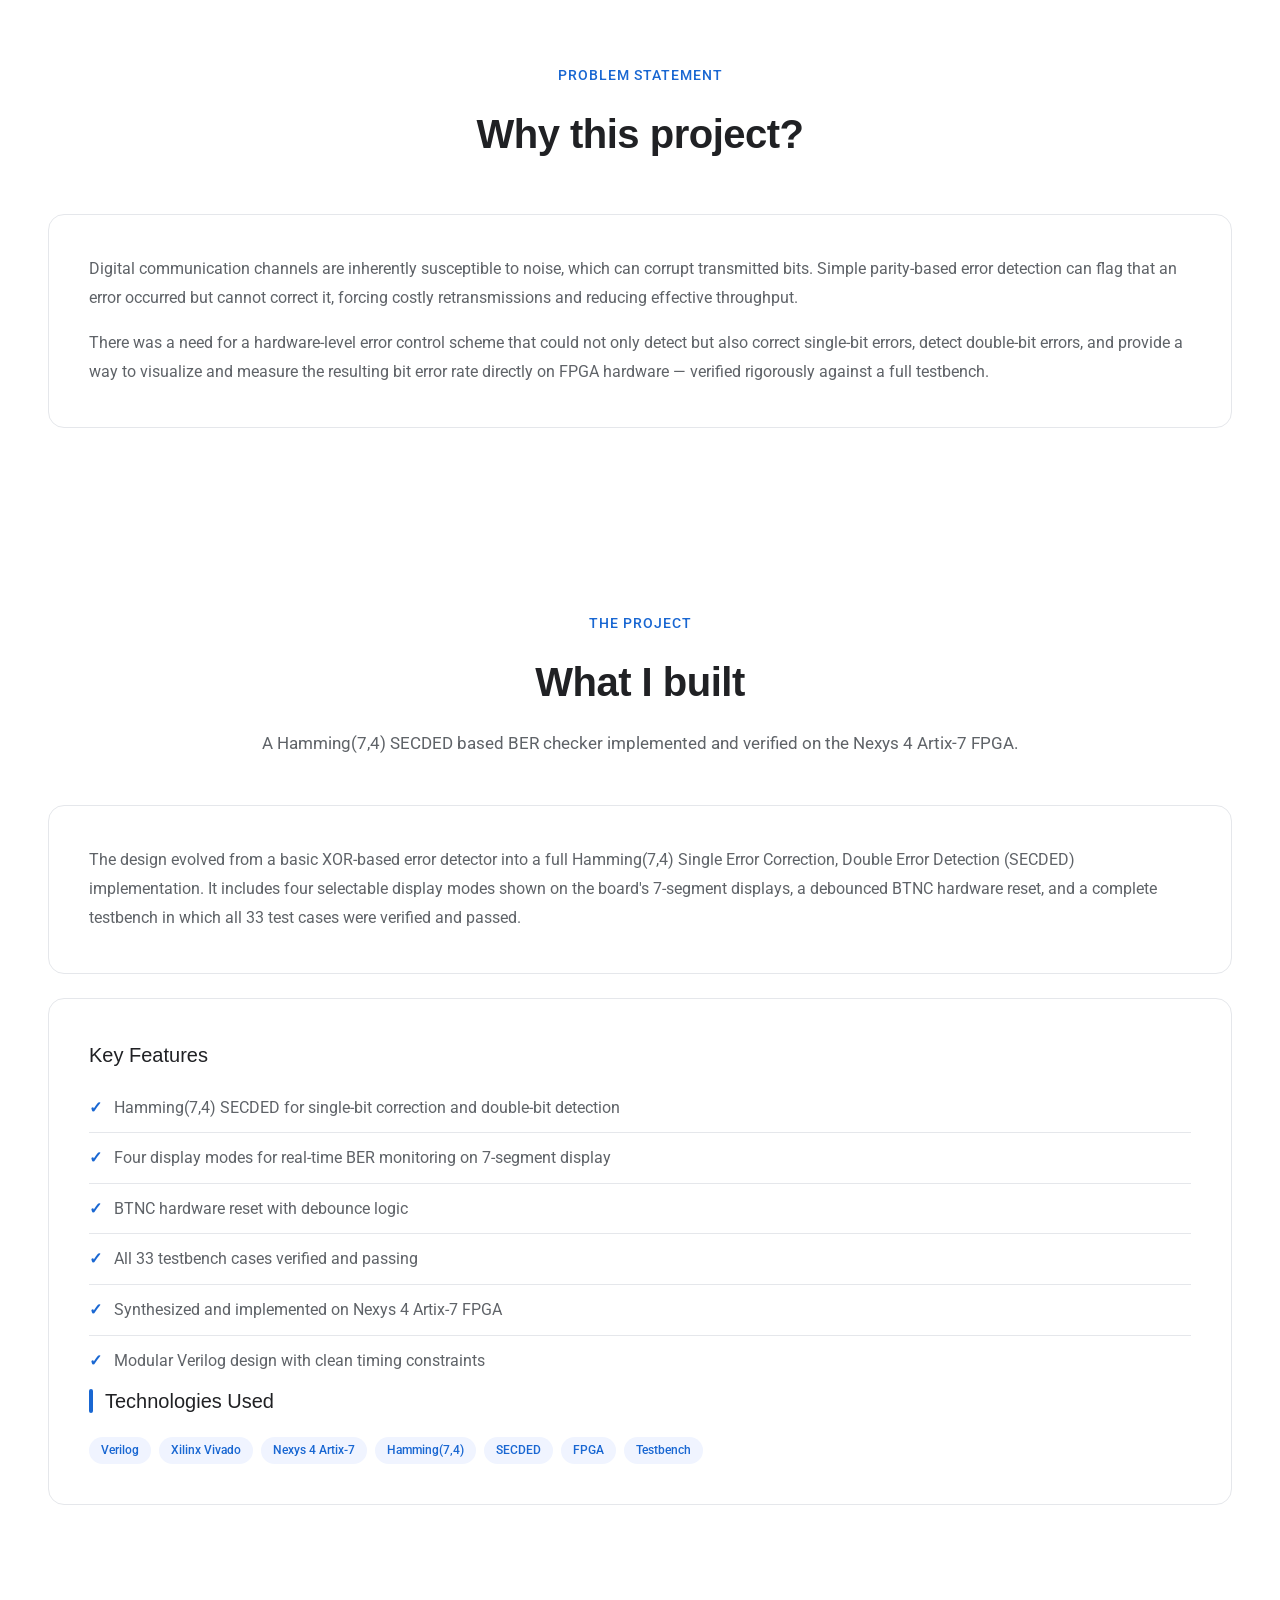
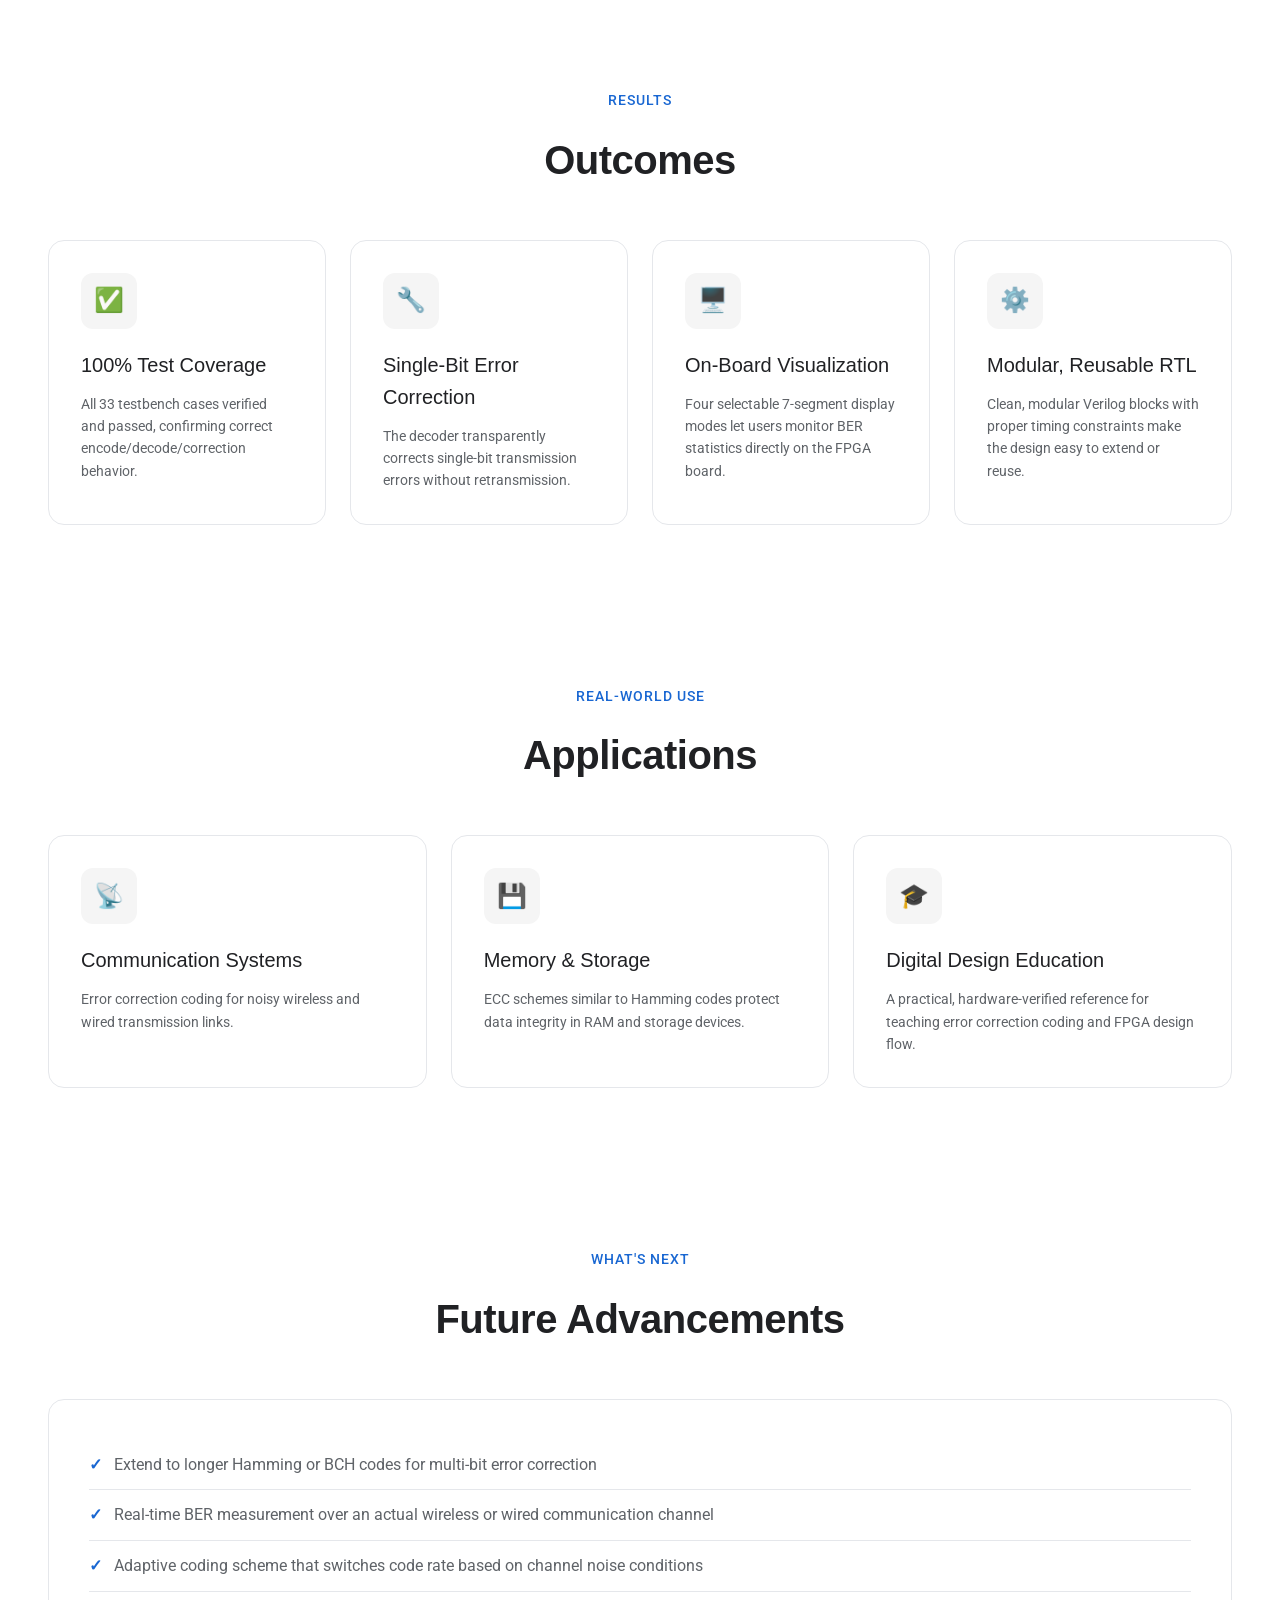
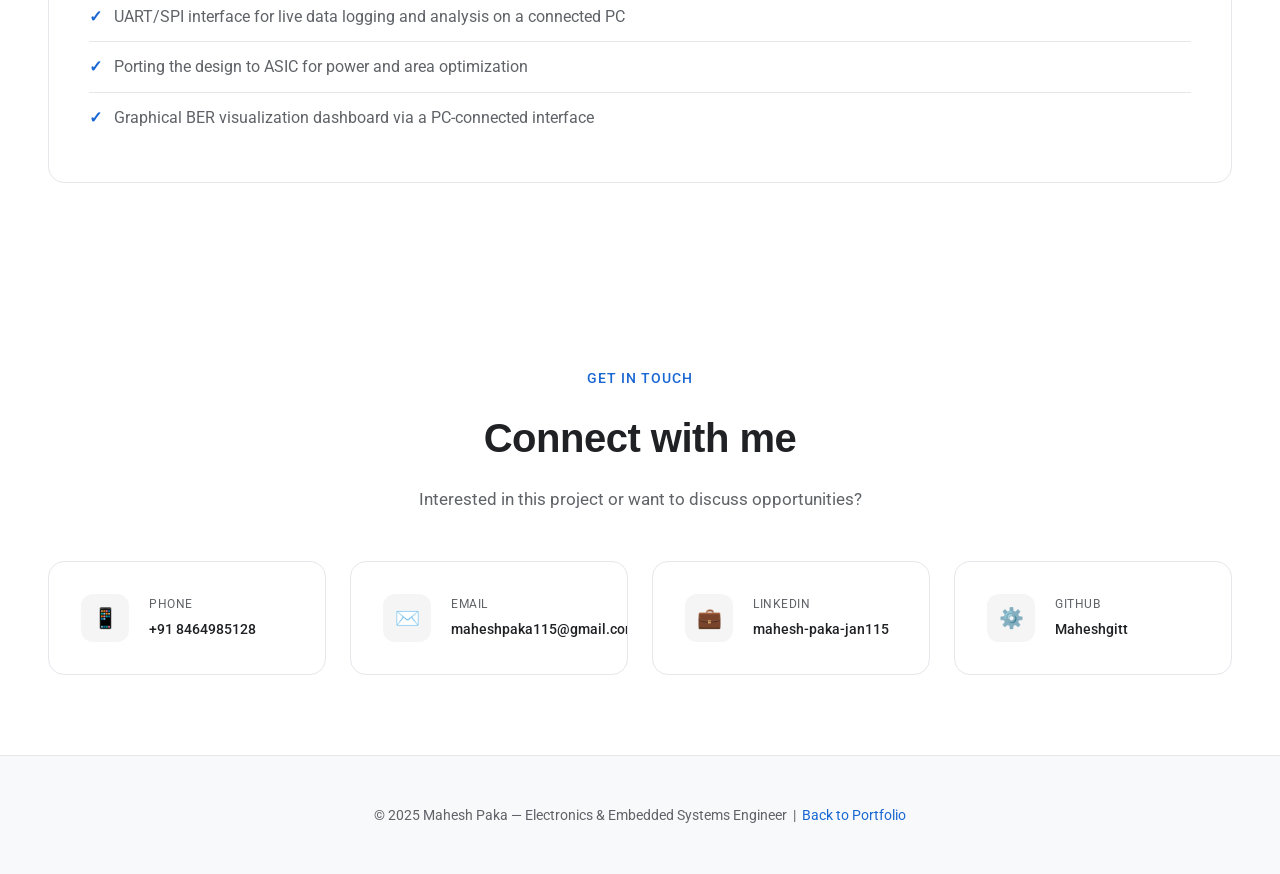
<file: ber-checker.html>
<!DOCTYPE html>
<html lang="en">
<head>
<meta charset="UTF-8"/>
<meta name="viewport" content="width=device-width, initial-scale=1.0"/>
<title>BER Checker – FPGA Hamming(7,4) SECDED | Mahesh Paka</title>
<link href="https://fonts.googleapis.com/css2?family=Google+Sans:wght@400;500;700&family=Roboto:wght@300;400;500;700&display=swap" rel="stylesheet"/>
<link rel="stylesheet" href="styles.css"/>
</head>
<body>

<!-- HEADER -->
<header>
  <nav>
    <a href="index.html" class="logo">Mahesh <span>Paka</span></a>
    <button class="mobile-menu-btn" onclick="toggleMobileMenu()">
      <span></span><span></span><span></span>
    </button>
    <ul class="nav-links" id="navLinks">
      <li><a href="index.html">Home</a></li>
      <li><a href="index.html#projects">All Projects</a></li>
      <li><a href="#problem">Problem Statement</a></li>
      <li><a href="#project">Project</a></li>
      <li><a href="#outcomes">Outcomes</a></li>
      <li><a href="#applications">Applications</a></li>
      <li><a href="#future">Future Advancements</a></li>
      <li><a href="#contact">Contact</a></li>
    </ul>
  </nav>
</header>

<!-- PROJECT HERO -->
<section class="project-hero">
  <div class="project-hero-content">
    <div class="project-hero-card">
      <div class="project-hero-text">
        <div class="hero-badge">FPGA &amp; Digital Design</div>
        <h1>BER Checker – <span class="highlight">FPGA Hamming(7,4) SECDED</span></h1>
        <div class="project-hero-meta">February 2026 &nbsp;•&nbsp; Verilog, Xilinx Vivado, Nexys 4 Artix-7</div>
        <p>A complete Bit Error Rate checker implemented on the Nexys 4 Artix-7 FPGA board using Xilinx Vivado. The design evolved from basic XOR error detection through to a full Hamming(7,4) SECDED (Single Error Correction, Double Error Detection) implementation, with four selectable display modes, BTNC-triggered reset, and a comprehensive testbench with all 33 test cases verified and passing.</p>
        <div class="cta-buttons">
          <a href="#project" class="btn btn-primary">View Project</a>
          <a href="index.html#projects" class="btn btn-secondary">Back to Portfolio</a>
        </div>
      </div>
      <div class="project-hero-icon-box">
        <img src="bercheck.png" alt="BER Checker FPGA" onerror="this.style.display='none';">
      </div>
    </div>
  </div>
</section>

<!-- GALLERY -->
<section>
  <div class="image-carousel" id="image-carousel">
    <div class="carousel-track" id="carousel-track">
      <div class="carousel-slide"><img src="berchecker1.jpeg" alt="BER Checker FPGA Board"></div>
      <div class="carousel-slide"><img src="berchecker2.jpeg" alt="BER Checker Vivado Simulation"></div>
      <div class="carousel-slide"><img src="berchecker3.jpeg" alt="BER Checker Testbench Results"></div>
      <div class="carousel-slide"><img src="berchecker4.jpeg" alt="BER Checker Display Modes"></div>
    </div>
    <button class="carousel-btn carousel-btn-prev" onclick="changeSlide(-1)">‹</button>
    <button class="carousel-btn carousel-btn-next" onclick="changeSlide(1)">›</button>
    <div class="carousel-indicators" id="carousel-indicators"></div>
  </div>
</section>

<!-- PROBLEM STATEMENT -->
<section id="problem">
  <div class="section-header">
    <div class="section-tag">Problem Statement</div>
    <h2 class="section-title">Why this project?</h2>
  </div>
  <div class="content-box">
    <p class="content-text">Digital communication channels are inherently susceptible to noise, which can corrupt transmitted bits. Simple parity-based error detection can flag that an error occurred but cannot correct it, forcing costly retransmissions and reducing effective throughput.</p>
    <p class="content-text">There was a need for a hardware-level error control scheme that could not only detect but also correct single-bit errors, detect double-bit errors, and provide a way to visualize and measure the resulting bit error rate directly on FPGA hardware — verified rigorously against a full testbench.</p>
  </div>
</section>

<!-- PROJECT -->
<section id="project">
  <div class="section-header">
    <div class="section-tag">The Project</div>
    <h2 class="section-title">What I built</h2>
    <p class="section-subtitle">A Hamming(7,4) SECDED based BER checker implemented and verified on the Nexys 4 Artix-7 FPGA.</p>
  </div>
  <div class="content-box">
    <p class="content-text">The design evolved from a basic XOR-based error detector into a full Hamming(7,4) Single Error Correction, Double Error Detection (SECDED) implementation. It includes four selectable display modes shown on the board's 7-segment displays, a debounced BTNC hardware reset, and a complete testbench in which all 33 test cases were verified and passed.</p>
  </div>
  <div class="content-box">
    <h3 class="card-title">Key Features</h3>
    <ul class="detail-list">
      <li>Hamming(7,4) SECDED for single-bit correction and double-bit detection</li>
      <li>Four display modes for real-time BER monitoring on 7-segment display</li>
      <li>BTNC hardware reset with debounce logic</li>
      <li>All 33 testbench cases verified and passing</li>
      <li>Synthesized and implemented on Nexys 4 Artix-7 FPGA</li>
      <li>Modular Verilog design with clean timing constraints</li>
    </ul>
    <h3 class="detail-section-title">Technologies Used</h3>
    <div class="card-tags">
      <span class="tag">Verilog</span>
      <span class="tag">Xilinx Vivado</span>
      <span class="tag">Nexys 4 Artix-7</span>
      <span class="tag">Hamming(7,4)</span>
      <span class="tag">SECDED</span>
      <span class="tag">FPGA</span>
      <span class="tag">Testbench</span>
    </div>
  </div>
</section>

<!-- OUTCOMES -->
<section id="outcomes">
  <div class="section-header">
    <div class="section-tag">Results</div>
    <h2 class="section-title">Outcomes</h2>
  </div>
  <div class="cards-grid">
    <div class="card gemini-border">
      <div class="card-icon">✅</div>
      <h3 class="card-title">100% Test Coverage</h3>
      <p class="card-description">All 33 testbench cases verified and passed, confirming correct encode/decode/correction behavior.</p>
    </div>
    <div class="card gemini-border">
      <div class="card-icon">🔧</div>
      <h3 class="card-title">Single-Bit Error Correction</h3>
      <p class="card-description">The decoder transparently corrects single-bit transmission errors without retransmission.</p>
    </div>
    <div class="card gemini-border">
      <div class="card-icon">🖥️</div>
      <h3 class="card-title">On-Board Visualization</h3>
      <p class="card-description">Four selectable 7-segment display modes let users monitor BER statistics directly on the FPGA board.</p>
    </div>
    <div class="card gemini-border">
      <div class="card-icon">⚙️</div>
      <h3 class="card-title">Modular, Reusable RTL</h3>
      <p class="card-description">Clean, modular Verilog blocks with proper timing constraints make the design easy to extend or reuse.</p>
    </div>
  </div>
</section>

<!-- APPLICATIONS -->
<section id="applications">
  <div class="section-header">
    <div class="section-tag">Real-World Use</div>
    <h2 class="section-title">Applications</h2>
  </div>
  <div class="cards-grid">
    <div class="card gemini-border">
      <div class="card-icon">📡</div>
      <h3 class="card-title">Communication Systems</h3>
      <p class="card-description">Error correction coding for noisy wireless and wired transmission links.</p>
    </div>
    <div class="card gemini-border">
      <div class="card-icon">💾</div>
      <h3 class="card-title">Memory &amp; Storage</h3>
      <p class="card-description">ECC schemes similar to Hamming codes protect data integrity in RAM and storage devices.</p>
    </div>
    <div class="card gemini-border">
      <div class="card-icon">🎓</div>
      <h3 class="card-title">Digital Design Education</h3>
      <p class="card-description">A practical, hardware-verified reference for teaching error correction coding and FPGA design flow.</p>
    </div>
  </div>
</section>

<!-- FUTURE ADVANCEMENTS -->
<section id="future">
  <div class="section-header">
    <div class="section-tag">What's Next</div>
    <h2 class="section-title">Future Advancements</h2>
  </div>
  <div class="content-box">
    <ul class="detail-list">
      <li>Extend to longer Hamming or BCH codes for multi-bit error correction</li>
      <li>Real-time BER measurement over an actual wireless or wired communication channel</li>
      <li>Adaptive coding scheme that switches code rate based on channel noise conditions</li>
      <li>UART/SPI interface for live data logging and analysis on a connected PC</li>
      <li>Porting the design to ASIC for power and area optimization</li>
      <li>Graphical BER visualization dashboard via a PC-connected interface</li>
    </ul>
  </div>
</section>

<!-- CONTACT -->
<section id="contact">
  <div class="section-header">
    <div class="section-tag">Get in Touch</div>
    <h2 class="section-title">Connect with me</h2>
    <p class="section-subtitle">Interested in this project or want to discuss opportunities?</p>
  </div>
  <div class="contact-grid">
    <a href="tel:+918464985128" class="contact-card gemini-border">
      <div class="contact-icon">📱</div>
      <div class="contact-info">
        <div class="contact-label">Phone</div>
        <div class="contact-value">+91 8464985128</div>
      </div>
    </a>
    <a href="mailto:maheshpaka115@gmail.com" class="contact-card gemini-border">
      <div class="contact-icon">✉️</div>
      <div class="contact-info">
        <div class="contact-label">Email</div>
        <div class="contact-value">maheshpaka115@gmail.com</div>
      </div>
    </a>
    <a href="https://www.linkedin.com/in/mahesh-paka-jan115" target="_blank" class="contact-card gemini-border">
      <div class="contact-icon">💼</div>
      <div class="contact-info">
        <div class="contact-label">LinkedIn</div>
        <div class="contact-value">mahesh-paka-jan115</div>
      </div>
    </a>
    <a href="https://github.com/Maheshgitt" target="_blank" class="contact-card gemini-border">
      <div class="contact-icon">⚙️</div>
      <div class="contact-info">
        <div class="contact-label">GitHub</div>
        <div class="contact-value">Maheshgitt</div>
      </div>
    </a>
  </div>
</section>

<!-- FOOTER -->
<footer>
  <p>© 2025 Mahesh Paka — Electronics &amp; Embedded Systems Engineer &nbsp;|&nbsp; <a href="index.html">Back to Portfolio</a></p>
</footer>

<script>
  const carouselTotalSlides = 4;
</script>
<script src="script.js"></script>
</body>
</html>
</file>
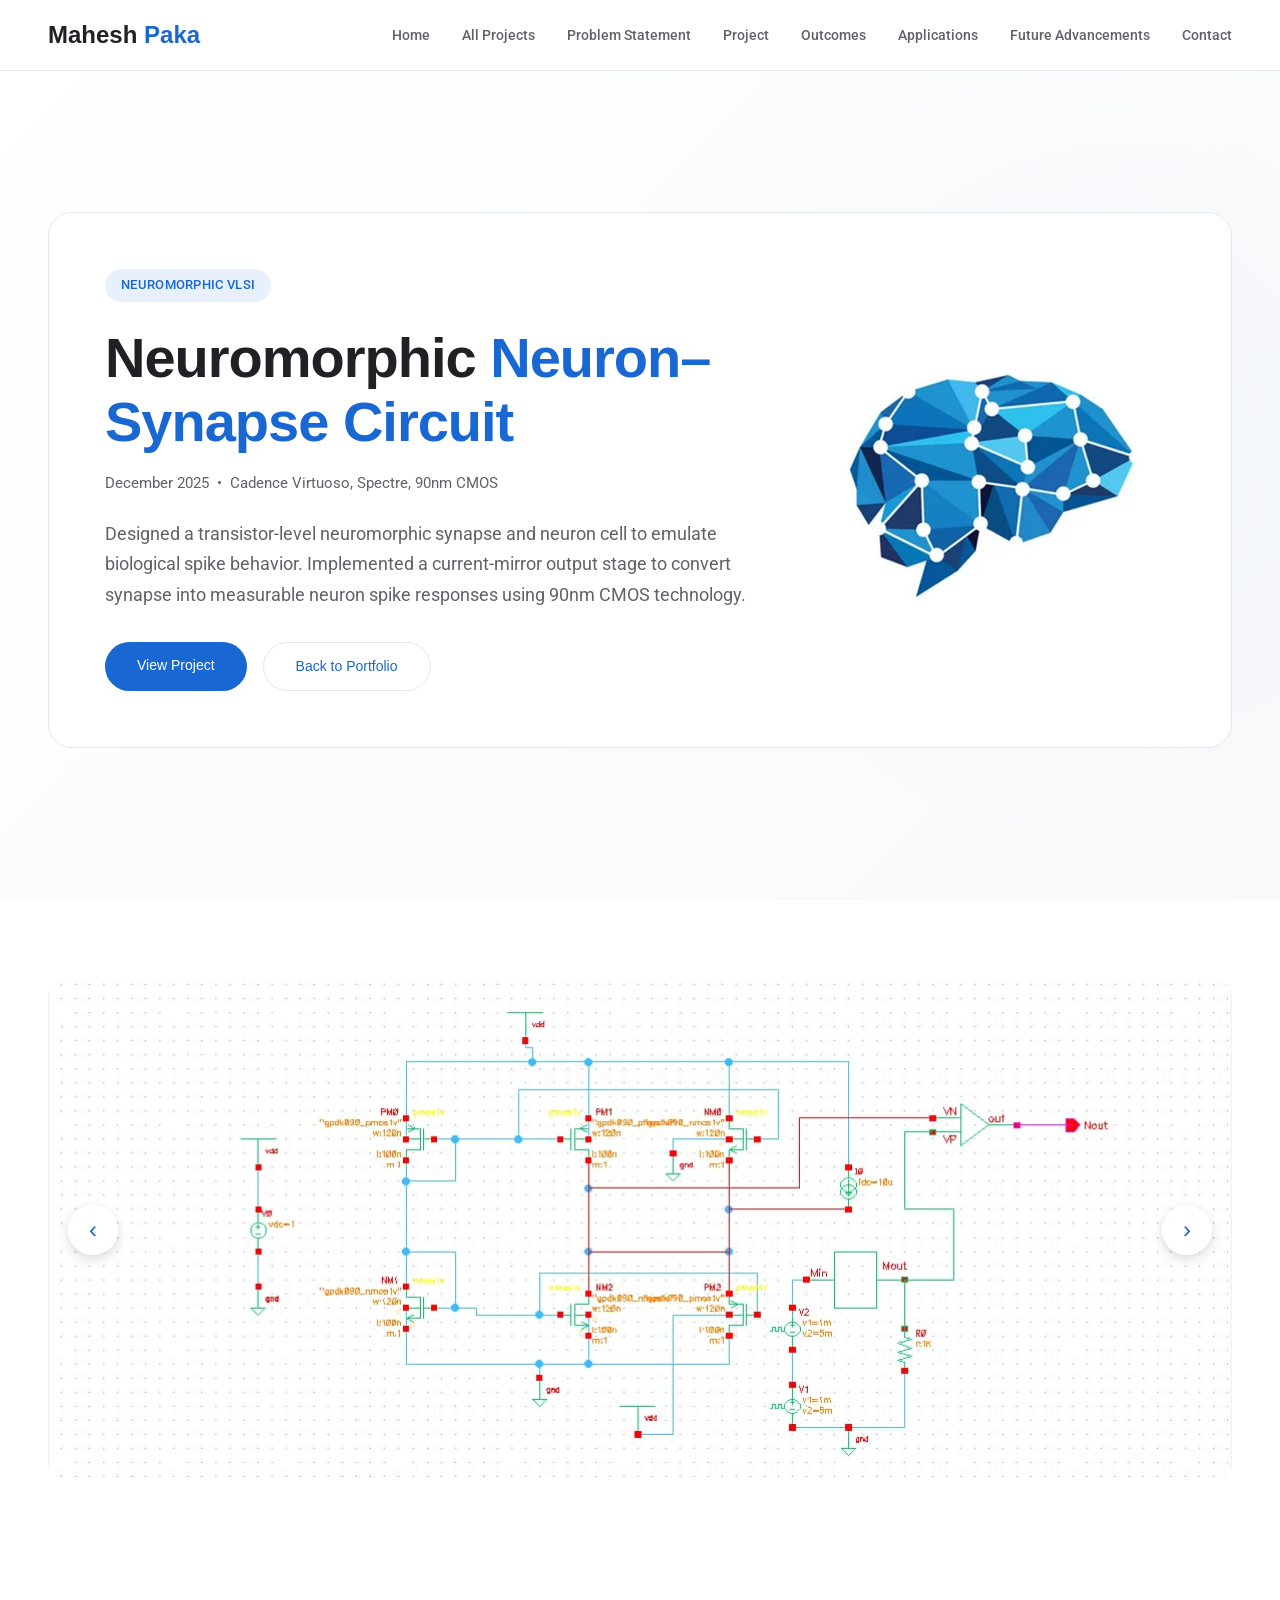
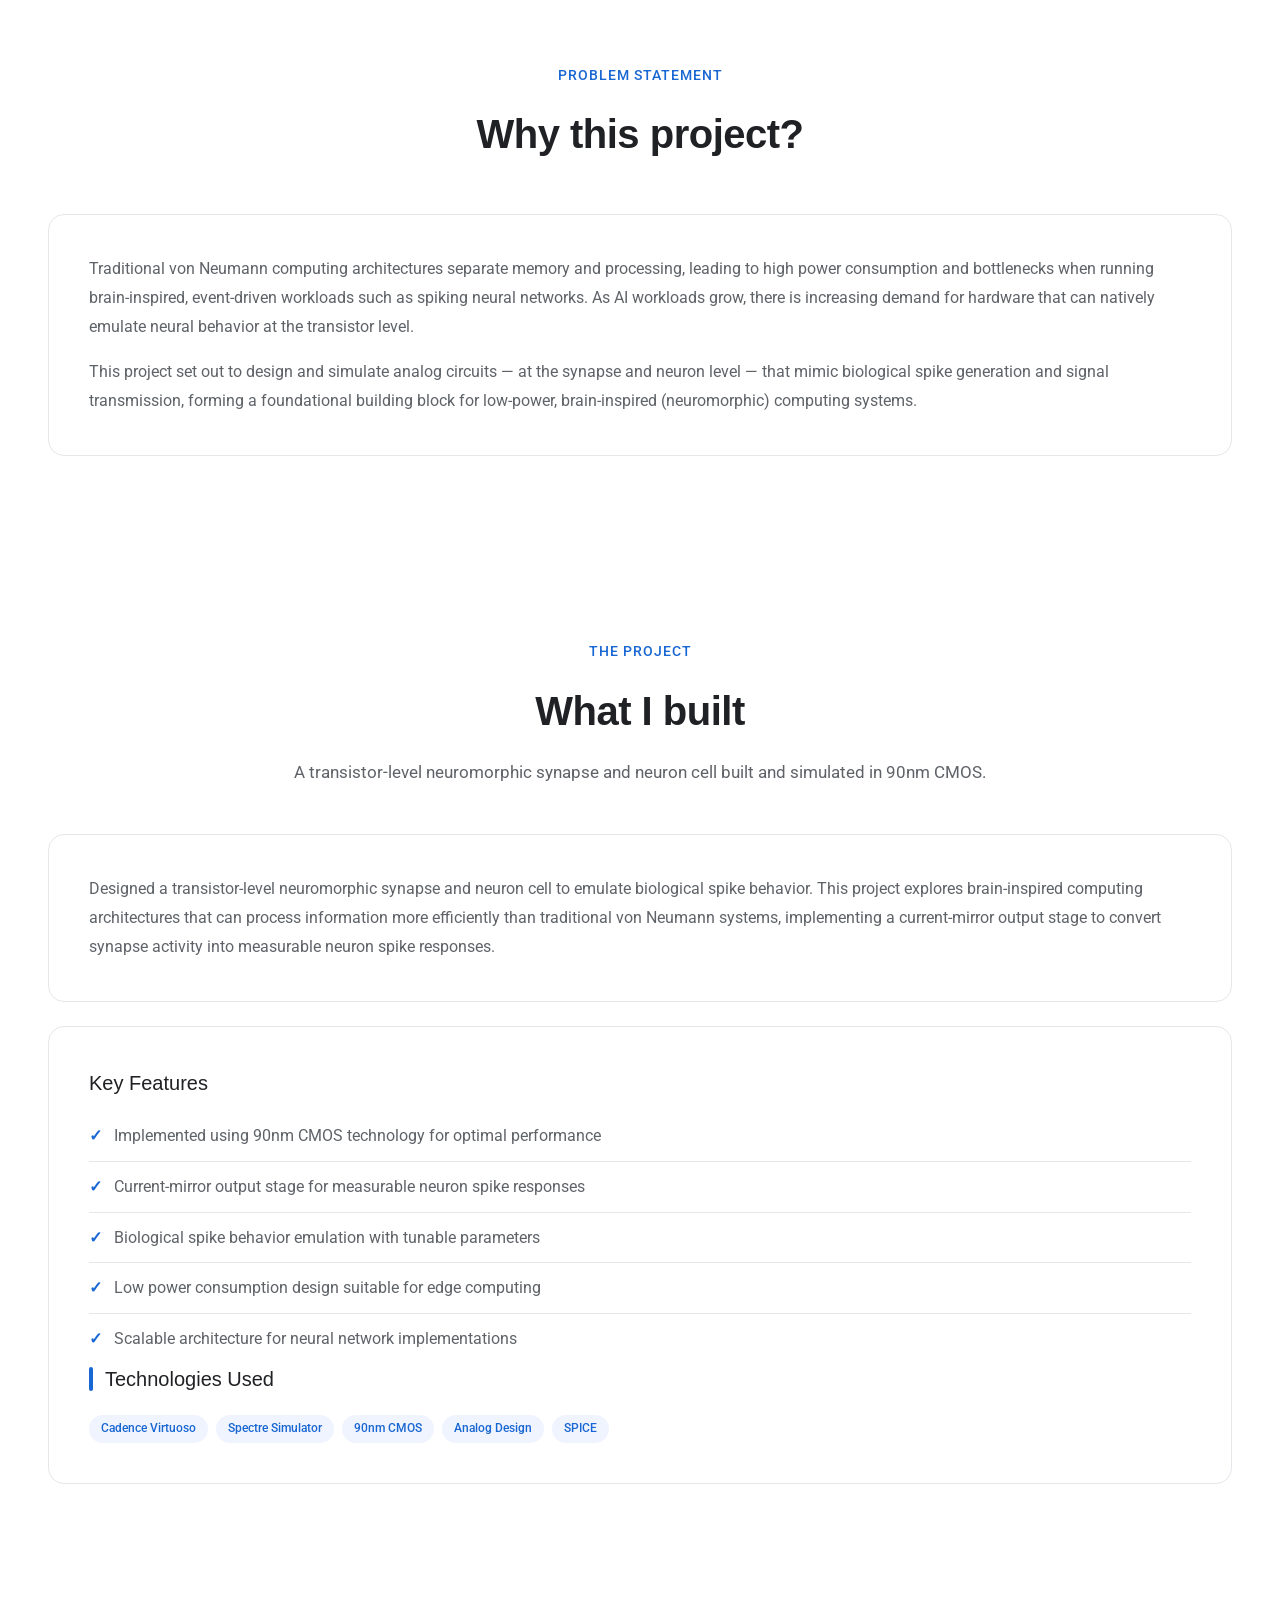
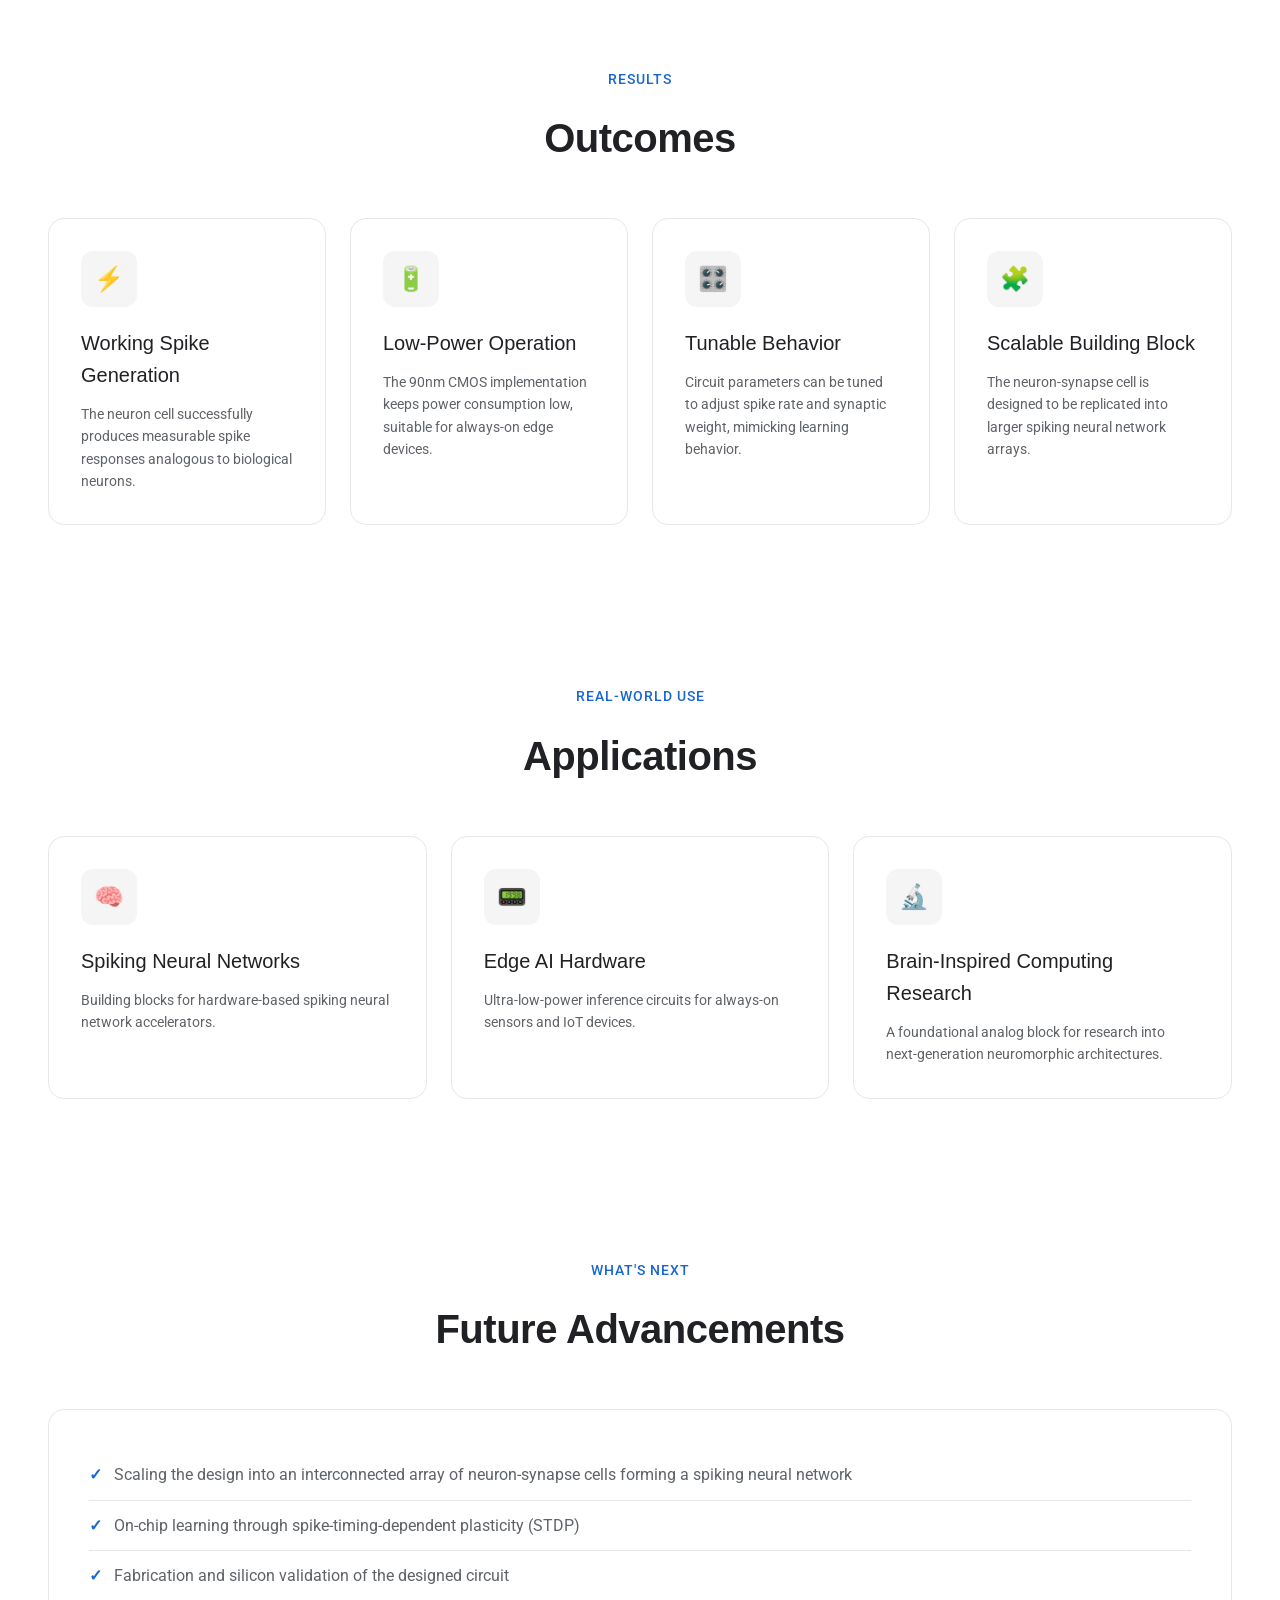
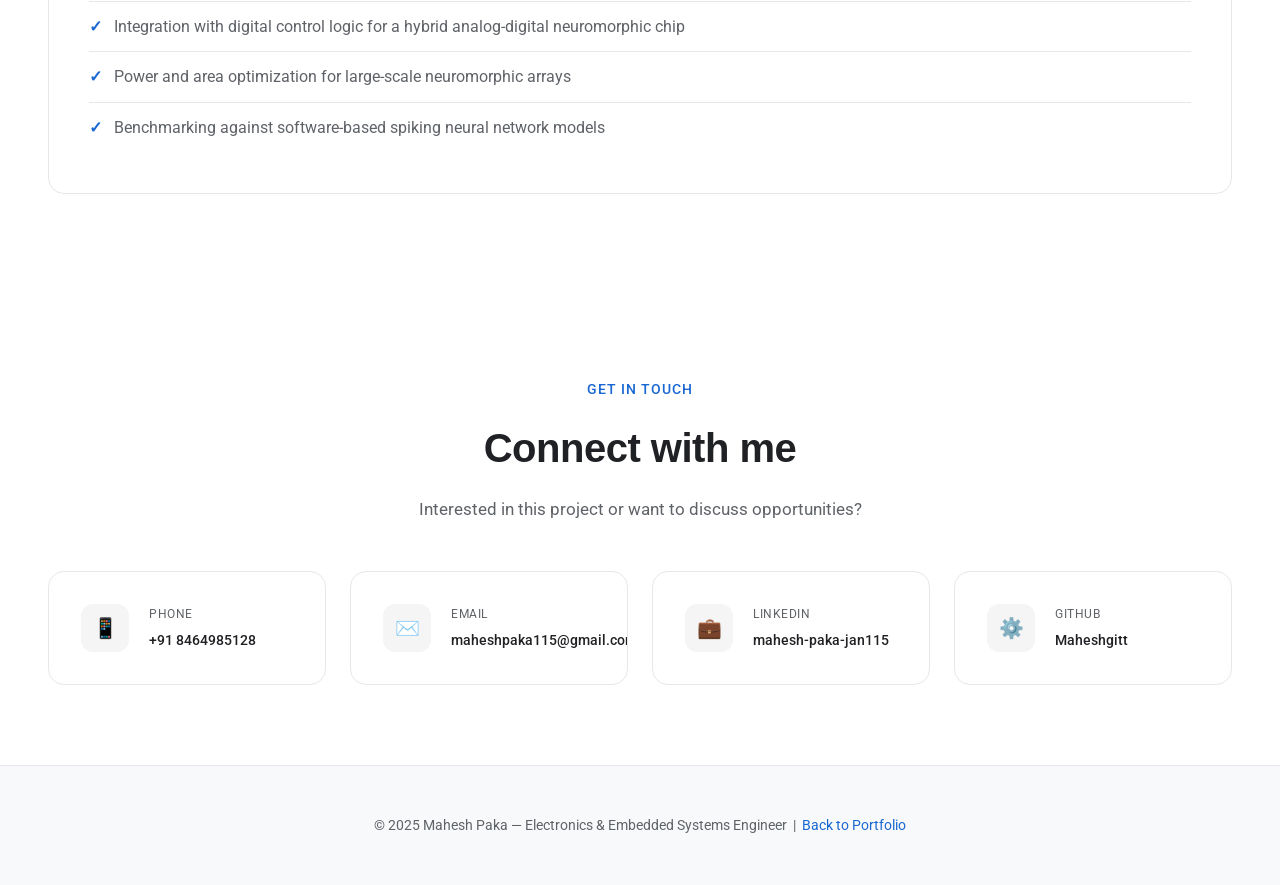
<file: neuromorphic.html>
<!DOCTYPE html>
<html lang="en">
<head>
<meta charset="UTF-8"/>
<meta name="viewport" content="width=device-width, initial-scale=1.0"/>
<title>Neuromorphic Neuron–Synapse Circuit | Mahesh Paka</title>
<link href="https://fonts.googleapis.com/css2?family=Google+Sans:wght@400;500;700&family=Roboto:wght@300;400;500;700&display=swap" rel="stylesheet"/>
<link rel="stylesheet" href="styles.css"/>
</head>
<body>

<!-- HEADER -->
<header>
  <nav>
    <a href="index.html" class="logo">Mahesh <span>Paka</span></a>
    <button class="mobile-menu-btn" onclick="toggleMobileMenu()">
      <span></span><span></span><span></span>
    </button>
    <ul class="nav-links" id="navLinks">
      <li><a href="index.html">Home</a></li>
      <li><a href="index.html#projects">All Projects</a></li>
      <li><a href="#problem">Problem Statement</a></li>
      <li><a href="#project">Project</a></li>
      <li><a href="#outcomes">Outcomes</a></li>
      <li><a href="#applications">Applications</a></li>
      <li><a href="#future">Future Advancements</a></li>
      <li><a href="#contact">Contact</a></li>
    </ul>
  </nav>
</header>

<!-- PROJECT HERO -->
<section class="project-hero">
  <div class="project-hero-content">
    <div class="project-hero-card">
      <div class="project-hero-text">
        <div class="hero-badge">Neuromorphic VLSI</div>
        <h1>Neuromorphic <span class="highlight">Neuron–Synapse Circuit</span></h1>
        <div class="project-hero-meta">December 2025 &nbsp;•&nbsp; Cadence Virtuoso, Spectre, 90nm CMOS</div>
        <p>Designed a transistor-level neuromorphic synapse and neuron cell to emulate biological spike behavior. Implemented a current-mirror output stage to convert synapse into measurable neuron spike responses using 90nm CMOS technology.</p>
        <div class="cta-buttons">
          <a href="#project" class="btn btn-primary">View Project</a>
          <a href="index.html#projects" class="btn btn-secondary">Back to Portfolio</a>
        </div>
      </div>
      <div class="project-hero-icon-box">
        <img src="neuromorphic.jpeg" alt="Neuromorphic Circuit" onerror="this.style.display='none';">
      </div>
    </div>
  </div>
</section>

<!-- GALLERY -->
<section>
  <div class="image-carousel" id="image-carousel">
    <div class="carousel-track" id="carousel-track">
      <div class="carousel-slide"><img src="neuromorphicdesign.jpeg" alt="Neuromorphic Circuit Design"></div>
      <div class="carousel-slide"><img src="neuromorphicwaveform.jpeg" alt="Neuromorphic Circuit Waveform"></div>
    </div>
    <button class="carousel-btn carousel-btn-prev" onclick="changeSlide(-1)">‹</button>
    <button class="carousel-btn carousel-btn-next" onclick="changeSlide(1)">›</button>
    <div class="carousel-indicators" id="carousel-indicators"></div>
  </div>
</section>

<!-- PROBLEM STATEMENT -->
<section id="problem">
  <div class="section-header">
    <div class="section-tag">Problem Statement</div>
    <h2 class="section-title">Why this project?</h2>
  </div>
  <div class="content-box">
    <p class="content-text">Traditional von Neumann computing architectures separate memory and processing, leading to high power consumption and bottlenecks when running brain-inspired, event-driven workloads such as spiking neural networks. As AI workloads grow, there is increasing demand for hardware that can natively emulate neural behavior at the transistor level.</p>
    <p class="content-text">This project set out to design and simulate analog circuits — at the synapse and neuron level — that mimic biological spike generation and signal transmission, forming a foundational building block for low-power, brain-inspired (neuromorphic) computing systems.</p>
  </div>
</section>

<!-- PROJECT -->
<section id="project">
  <div class="section-header">
    <div class="section-tag">The Project</div>
    <h2 class="section-title">What I built</h2>
    <p class="section-subtitle">A transistor-level neuromorphic synapse and neuron cell built and simulated in 90nm CMOS.</p>
  </div>
  <div class="content-box">
    <p class="content-text">Designed a transistor-level neuromorphic synapse and neuron cell to emulate biological spike behavior. This project explores brain-inspired computing architectures that can process information more efficiently than traditional von Neumann systems, implementing a current-mirror output stage to convert synapse activity into measurable neuron spike responses.</p>
  </div>
  <div class="content-box">
    <h3 class="card-title">Key Features</h3>
    <ul class="detail-list">
      <li>Implemented using 90nm CMOS technology for optimal performance</li>
      <li>Current-mirror output stage for measurable neuron spike responses</li>
      <li>Biological spike behavior emulation with tunable parameters</li>
      <li>Low power consumption design suitable for edge computing</li>
      <li>Scalable architecture for neural network implementations</li>
    </ul>
    <h3 class="detail-section-title">Technologies Used</h3>
    <div class="card-tags">
      <span class="tag">Cadence Virtuoso</span>
      <span class="tag">Spectre Simulator</span>
      <span class="tag">90nm CMOS</span>
      <span class="tag">Analog Design</span>
      <span class="tag">SPICE</span>
    </div>
  </div>
</section>

<!-- OUTCOMES -->
<section id="outcomes">
  <div class="section-header">
    <div class="section-tag">Results</div>
    <h2 class="section-title">Outcomes</h2>
  </div>
  <div class="cards-grid">
    <div class="card gemini-border">
      <div class="card-icon">⚡</div>
      <h3 class="card-title">Working Spike Generation</h3>
      <p class="card-description">The neuron cell successfully produces measurable spike responses analogous to biological neurons.</p>
    </div>
    <div class="card gemini-border">
      <div class="card-icon">🔋</div>
      <h3 class="card-title">Low-Power Operation</h3>
      <p class="card-description">The 90nm CMOS implementation keeps power consumption low, suitable for always-on edge devices.</p>
    </div>
    <div class="card gemini-border">
      <div class="card-icon">🎛️</div>
      <h3 class="card-title">Tunable Behavior</h3>
      <p class="card-description">Circuit parameters can be tuned to adjust spike rate and synaptic weight, mimicking learning behavior.</p>
    </div>
    <div class="card gemini-border">
      <div class="card-icon">🧩</div>
      <h3 class="card-title">Scalable Building Block</h3>
      <p class="card-description">The neuron-synapse cell is designed to be replicated into larger spiking neural network arrays.</p>
    </div>
  </div>
</section>

<!-- APPLICATIONS -->
<section id="applications">
  <div class="section-header">
    <div class="section-tag">Real-World Use</div>
    <h2 class="section-title">Applications</h2>
  </div>
  <div class="cards-grid">
    <div class="card gemini-border">
      <div class="card-icon">🧠</div>
      <h3 class="card-title">Spiking Neural Networks</h3>
      <p class="card-description">Building blocks for hardware-based spiking neural network accelerators.</p>
    </div>
    <div class="card gemini-border">
      <div class="card-icon">📟</div>
      <h3 class="card-title">Edge AI Hardware</h3>
      <p class="card-description">Ultra-low-power inference circuits for always-on sensors and IoT devices.</p>
    </div>
    <div class="card gemini-border">
      <div class="card-icon">🔬</div>
      <h3 class="card-title">Brain-Inspired Computing Research</h3>
      <p class="card-description">A foundational analog block for research into next-generation neuromorphic architectures.</p>
    </div>
  </div>
</section>

<!-- FUTURE ADVANCEMENTS -->
<section id="future">
  <div class="section-header">
    <div class="section-tag">What's Next</div>
    <h2 class="section-title">Future Advancements</h2>
  </div>
  <div class="content-box">
    <ul class="detail-list">
      <li>Scaling the design into an interconnected array of neuron-synapse cells forming a spiking neural network</li>
      <li>On-chip learning through spike-timing-dependent plasticity (STDP)</li>
      <li>Fabrication and silicon validation of the designed circuit</li>
      <li>Integration with digital control logic for a hybrid analog-digital neuromorphic chip</li>
      <li>Power and area optimization for large-scale neuromorphic arrays</li>
      <li>Benchmarking against software-based spiking neural network models</li>
    </ul>
  </div>
</section>

<!-- CONTACT -->
<section id="contact">
  <div class="section-header">
    <div class="section-tag">Get in Touch</div>
    <h2 class="section-title">Connect with me</h2>
    <p class="section-subtitle">Interested in this project or want to discuss opportunities?</p>
  </div>
  <div class="contact-grid">
    <a href="tel:+918464985128" class="contact-card gemini-border">
      <div class="contact-icon">📱</div>
      <div class="contact-info">
        <div class="contact-label">Phone</div>
        <div class="contact-value">+91 8464985128</div>
      </div>
    </a>
    <a href="mailto:maheshpaka115@gmail.com" class="contact-card gemini-border">
      <div class="contact-icon">✉️</div>
      <div class="contact-info">
        <div class="contact-label">Email</div>
        <div class="contact-value">maheshpaka115@gmail.com</div>
      </div>
    </a>
    <a href="https://www.linkedin.com/in/mahesh-paka-jan115" target="_blank" class="contact-card gemini-border">
      <div class="contact-icon">💼</div>
      <div class="contact-info">
        <div class="contact-label">LinkedIn</div>
        <div class="contact-value">mahesh-paka-jan115</div>
      </div>
    </a>
    <a href="https://github.com/Maheshgitt" target="_blank" class="contact-card gemini-border">
      <div class="contact-icon">⚙️</div>
      <div class="contact-info">
        <div class="contact-label">GitHub</div>
        <div class="contact-value">Maheshgitt</div>
      </div>
    </a>
  </div>
</section>

<!-- FOOTER -->
<footer>
  <p>© 2025 Mahesh Paka — Electronics &amp; Embedded Systems Engineer &nbsp;|&nbsp; <a href="index.html">Back to Portfolio</a></p>
</footer>

<script>
  const carouselTotalSlides = 2;
</script>
<script src="script.js"></script>
</body>
</html>
</file>
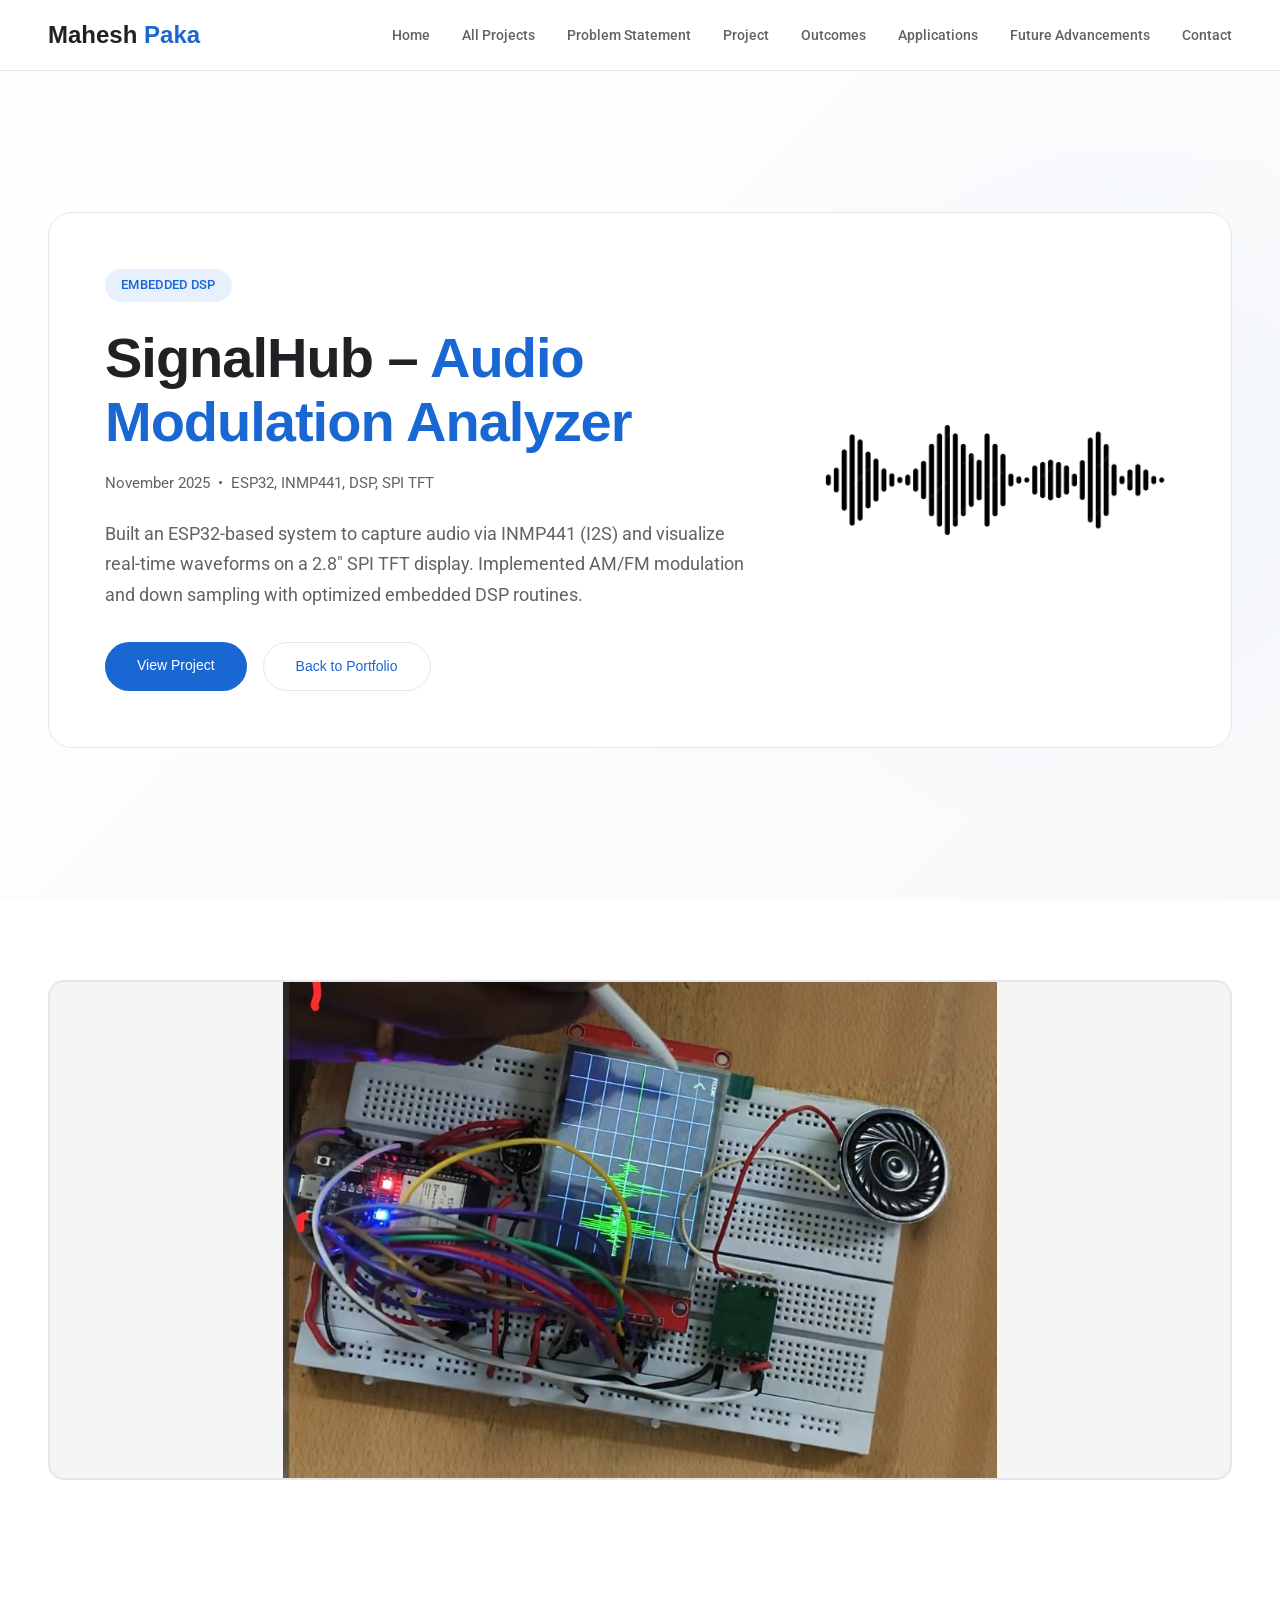
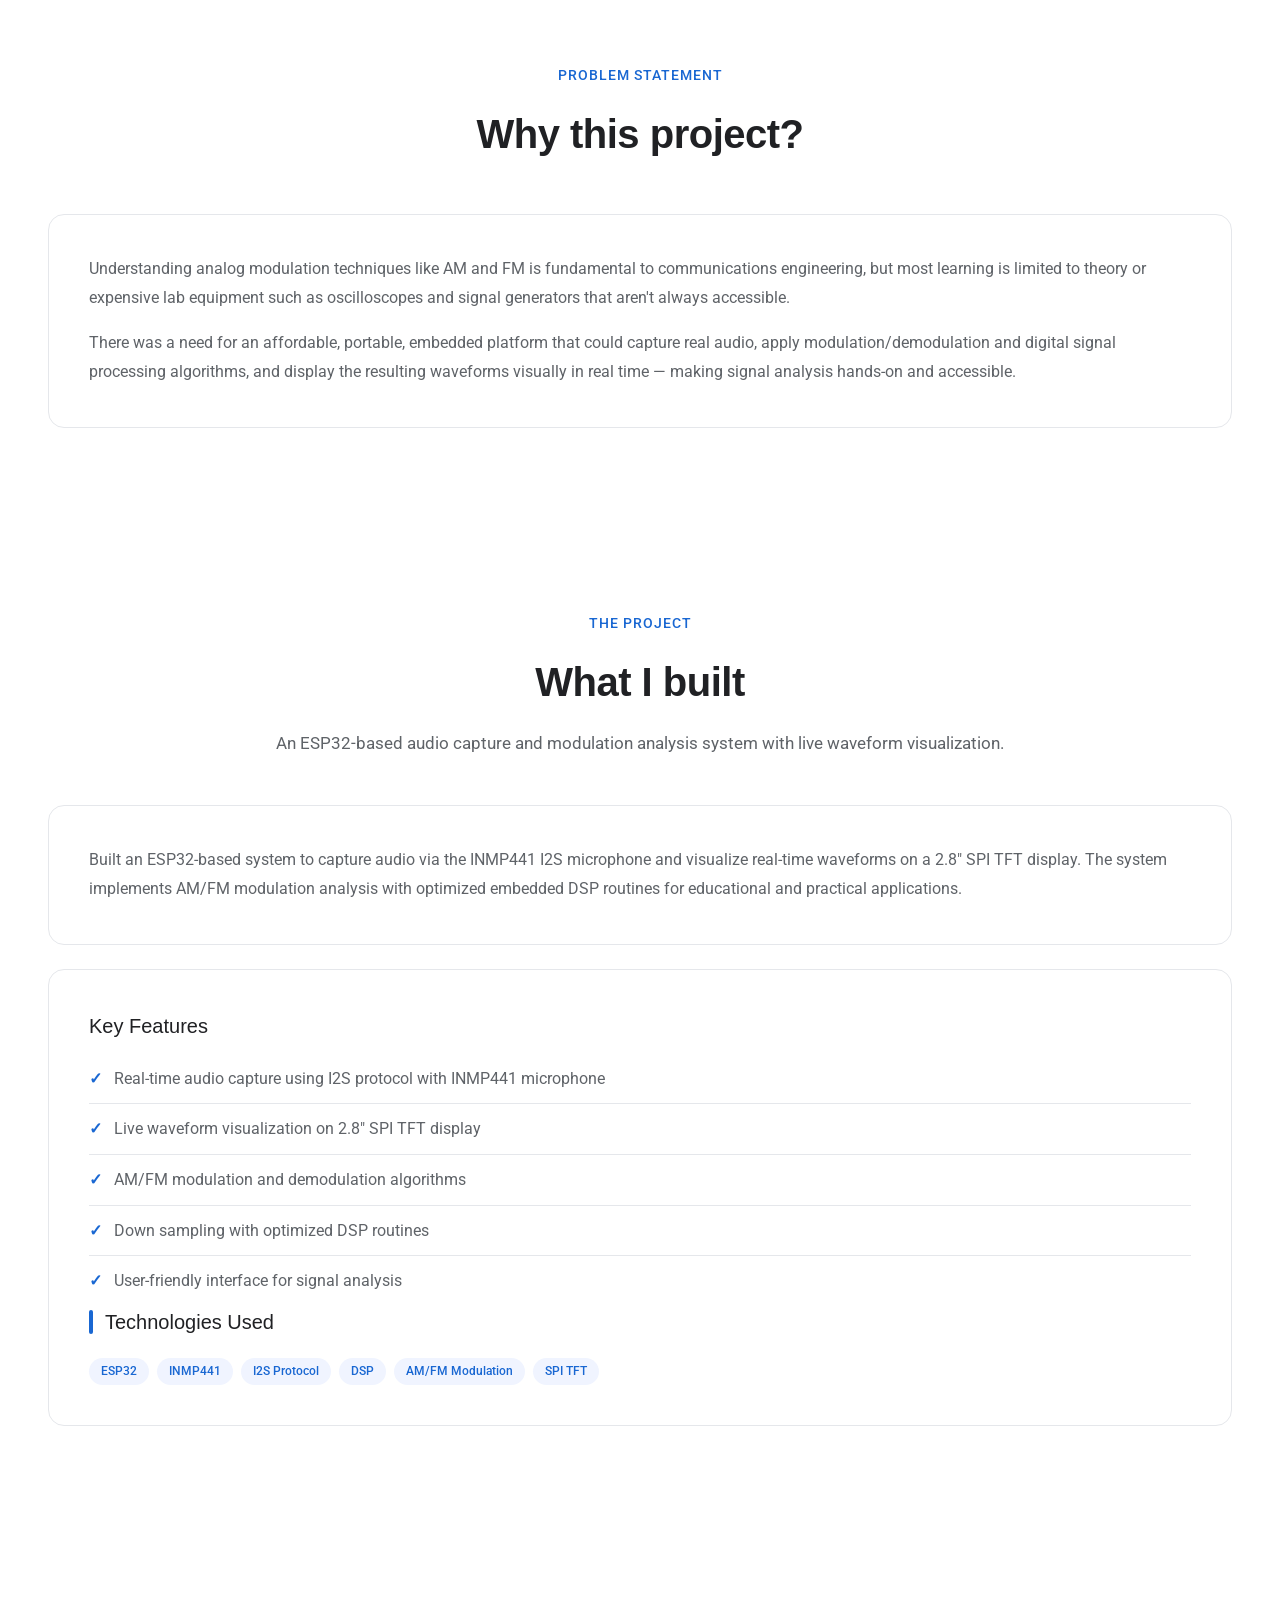
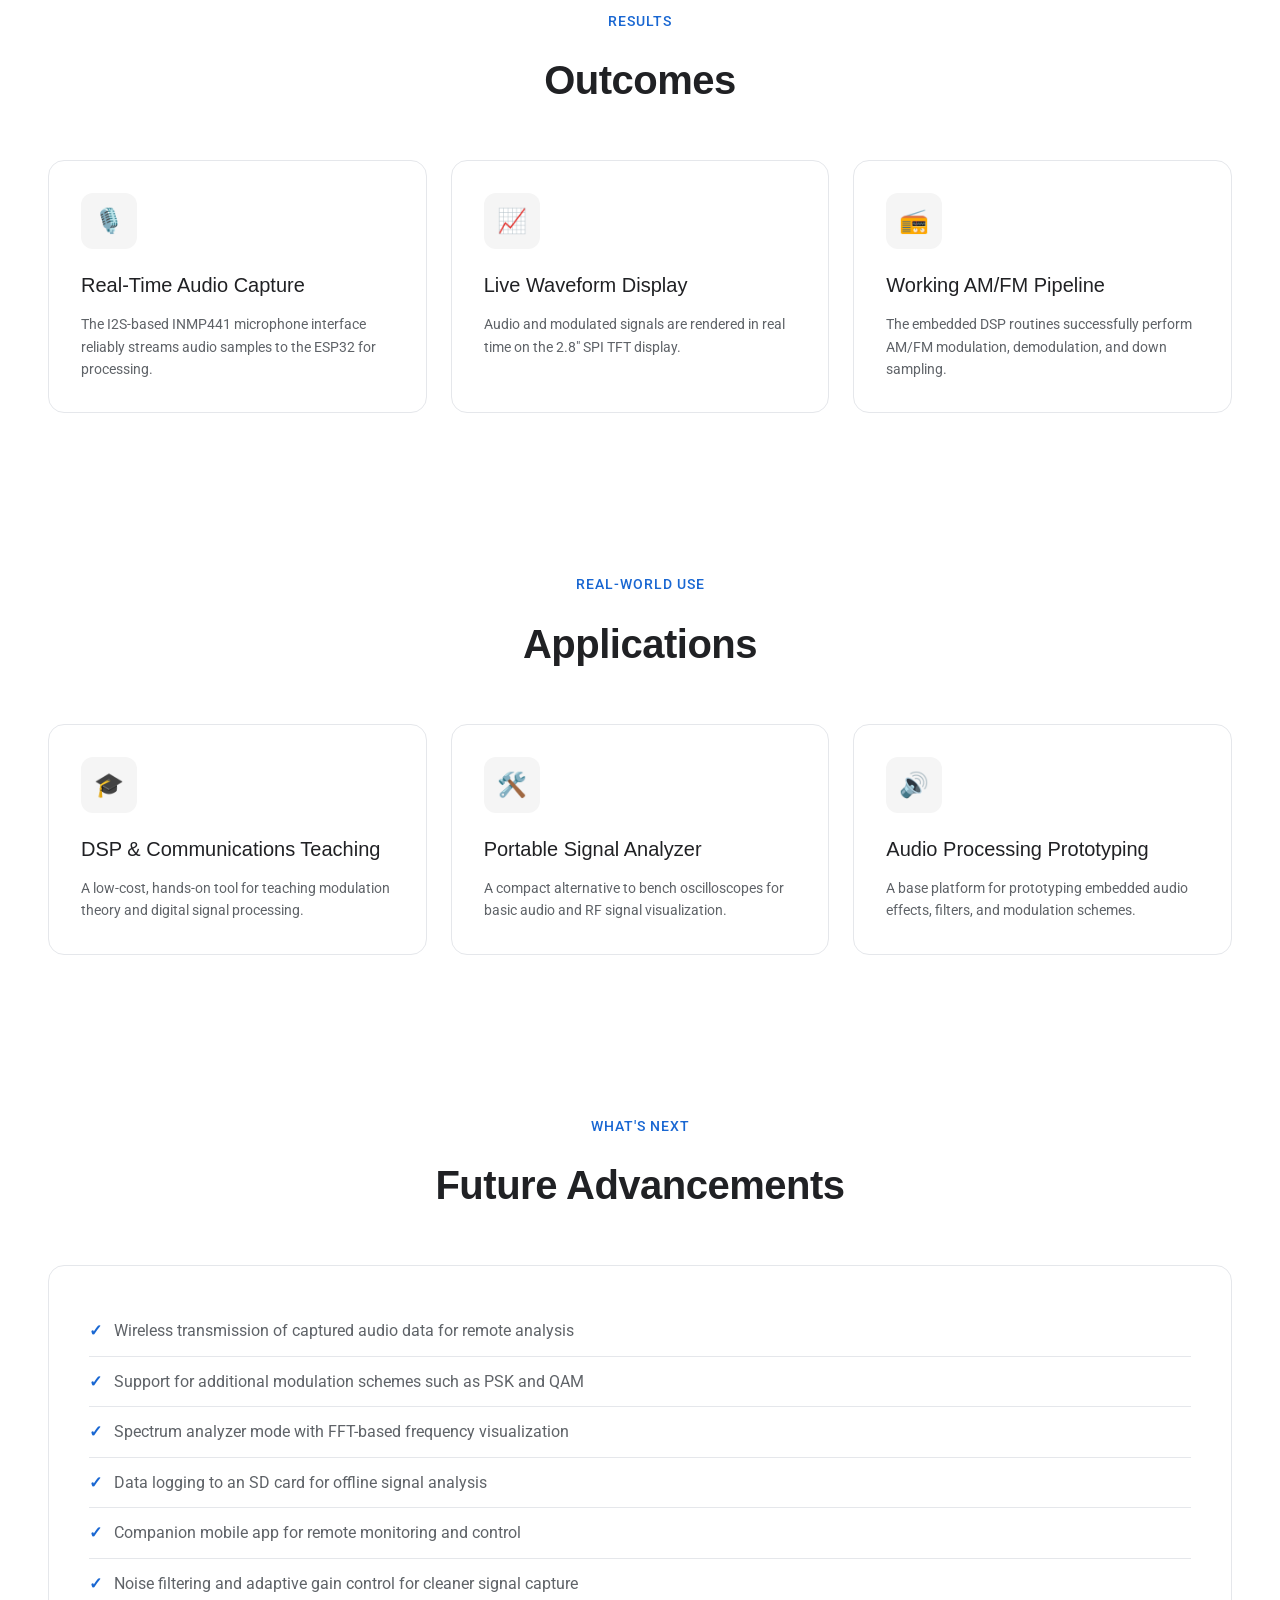
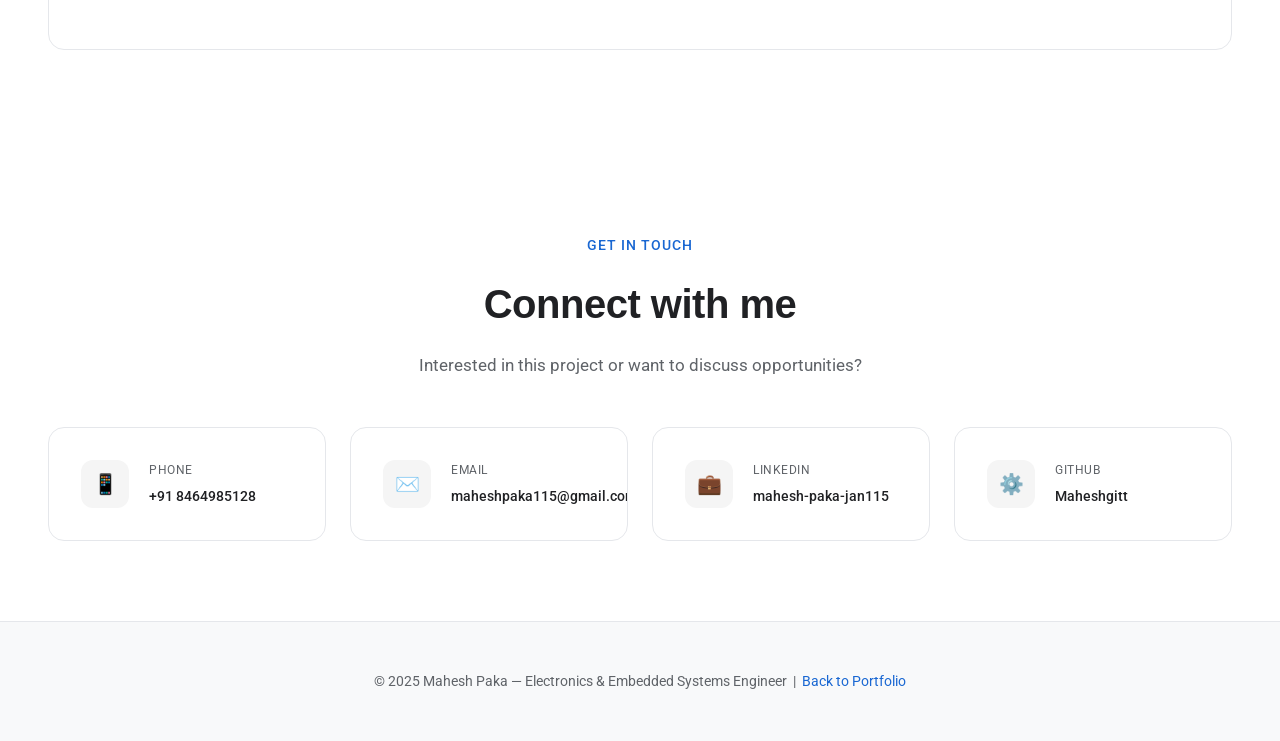
<file: signalhub.html>
<!DOCTYPE html>
<html lang="en">
<head>
<meta charset="UTF-8"/>
<meta name="viewport" content="width=device-width, initial-scale=1.0"/>
<title>SignalHub – Audio Modulation Analyzer | Mahesh Paka</title>
<link href="https://fonts.googleapis.com/css2?family=Google+Sans:wght@400;500;700&family=Roboto:wght@300;400;500;700&display=swap" rel="stylesheet"/>
<link rel="stylesheet" href="styles.css"/>
</head>
<body>

<!-- HEADER -->
<header>
  <nav>
    <a href="index.html" class="logo">Mahesh <span>Paka</span></a>
    <button class="mobile-menu-btn" onclick="toggleMobileMenu()">
      <span></span><span></span><span></span>
    </button>
    <ul class="nav-links" id="navLinks">
      <li><a href="index.html">Home</a></li>
      <li><a href="index.html#projects">All Projects</a></li>
      <li><a href="#problem">Problem Statement</a></li>
      <li><a href="#project">Project</a></li>
      <li><a href="#outcomes">Outcomes</a></li>
      <li><a href="#applications">Applications</a></li>
      <li><a href="#future">Future Advancements</a></li>
      <li><a href="#contact">Contact</a></li>
    </ul>
  </nav>
</header>

<!-- PROJECT HERO -->
<section class="project-hero">
  <div class="project-hero-content">
    <div class="project-hero-card">
      <div class="project-hero-text">
        <div class="hero-badge">Embedded DSP</div>
        <h1>SignalHub – <span class="highlight">Audio Modulation Analyzer</span></h1>
        <div class="project-hero-meta">November 2025 &nbsp;•&nbsp; ESP32, INMP441, DSP, SPI TFT</div>
        <p>Built an ESP32-based system to capture audio via INMP441 (I2S) and visualize real-time waveforms on a 2.8″ SPI TFT display. Implemented AM/FM modulation and down sampling with optimized embedded DSP routines.</p>
        <div class="cta-buttons">
          <a href="#project" class="btn btn-primary">View Project</a>
          <a href="index.html#projects" class="btn btn-secondary">Back to Portfolio</a>
        </div>
      </div>
      <div class="project-hero-icon-box">
        <img src="audio.jpeg" alt="SignalHub Project" onerror="this.style.display='none';">
      </div>
    </div>
  </div>
</section>

<!-- GALLERY -->
<section>
  <div class="detail-image-box">
    <img src="signalhub.jpeg" alt="SignalHub Project">
  </div>
</section>

<!-- PROBLEM STATEMENT -->
<section id="problem">
  <div class="section-header">
    <div class="section-tag">Problem Statement</div>
    <h2 class="section-title">Why this project?</h2>
  </div>
  <div class="content-box">
    <p class="content-text">Understanding analog modulation techniques like AM and FM is fundamental to communications engineering, but most learning is limited to theory or expensive lab equipment such as oscilloscopes and signal generators that aren't always accessible.</p>
    <p class="content-text">There was a need for an affordable, portable, embedded platform that could capture real audio, apply modulation/demodulation and digital signal processing algorithms, and display the resulting waveforms visually in real time — making signal analysis hands-on and accessible.</p>
  </div>
</section>

<!-- PROJECT -->
<section id="project">
  <div class="section-header">
    <div class="section-tag">The Project</div>
    <h2 class="section-title">What I built</h2>
    <p class="section-subtitle">An ESP32-based audio capture and modulation analysis system with live waveform visualization.</p>
  </div>
  <div class="content-box">
    <p class="content-text">Built an ESP32-based system to capture audio via the INMP441 I2S microphone and visualize real-time waveforms on a 2.8″ SPI TFT display. The system implements AM/FM modulation analysis with optimized embedded DSP routines for educational and practical applications.</p>
  </div>
  <div class="content-box">
    <h3 class="card-title">Key Features</h3>
    <ul class="detail-list">
      <li>Real-time audio capture using I2S protocol with INMP441 microphone</li>
      <li>Live waveform visualization on 2.8″ SPI TFT display</li>
      <li>AM/FM modulation and demodulation algorithms</li>
      <li>Down sampling with optimized DSP routines</li>
      <li>User-friendly interface for signal analysis</li>
    </ul>
    <h3 class="detail-section-title">Technologies Used</h3>
    <div class="card-tags">
      <span class="tag">ESP32</span>
      <span class="tag">INMP441</span>
      <span class="tag">I2S Protocol</span>
      <span class="tag">DSP</span>
      <span class="tag">AM/FM Modulation</span>
      <span class="tag">SPI TFT</span>
    </div>
  </div>
</section>

<!-- OUTCOMES -->
<section id="outcomes">
  <div class="section-header">
    <div class="section-tag">Results</div>
    <h2 class="section-title">Outcomes</h2>
  </div>
  <div class="cards-grid">
    <div class="card gemini-border">
      <div class="card-icon">🎙️</div>
      <h3 class="card-title">Real-Time Audio Capture</h3>
      <p class="card-description">The I2S-based INMP441 microphone interface reliably streams audio samples to the ESP32 for processing.</p>
    </div>
    <div class="card gemini-border">
      <div class="card-icon">📈</div>
      <h3 class="card-title">Live Waveform Display</h3>
      <p class="card-description">Audio and modulated signals are rendered in real time on the 2.8″ SPI TFT display.</p>
    </div>
    <div class="card gemini-border">
      <div class="card-icon">📻</div>
      <h3 class="card-title">Working AM/FM Pipeline</h3>
      <p class="card-description">The embedded DSP routines successfully perform AM/FM modulation, demodulation, and down sampling.</p>
    </div>
  </div>
</section>

<!-- APPLICATIONS -->
<section id="applications">
  <div class="section-header">
    <div class="section-tag">Real-World Use</div>
    <h2 class="section-title">Applications</h2>
  </div>
  <div class="cards-grid">
    <div class="card gemini-border">
      <div class="card-icon">🎓</div>
      <h3 class="card-title">DSP &amp; Communications Teaching</h3>
      <p class="card-description">A low-cost, hands-on tool for teaching modulation theory and digital signal processing.</p>
    </div>
    <div class="card gemini-border">
      <div class="card-icon">🛠️</div>
      <h3 class="card-title">Portable Signal Analyzer</h3>
      <p class="card-description">A compact alternative to bench oscilloscopes for basic audio and RF signal visualization.</p>
    </div>
    <div class="card gemini-border">
      <div class="card-icon">🔊</div>
      <h3 class="card-title">Audio Processing Prototyping</h3>
      <p class="card-description">A base platform for prototyping embedded audio effects, filters, and modulation schemes.</p>
    </div>
  </div>
</section>

<!-- FUTURE ADVANCEMENTS -->
<section id="future">
  <div class="section-header">
    <div class="section-tag">What's Next</div>
    <h2 class="section-title">Future Advancements</h2>
  </div>
  <div class="content-box">
    <ul class="detail-list">
      <li>Wireless transmission of captured audio data for remote analysis</li>
      <li>Support for additional modulation schemes such as PSK and QAM</li>
      <li>Spectrum analyzer mode with FFT-based frequency visualization</li>
      <li>Data logging to an SD card for offline signal analysis</li>
      <li>Companion mobile app for remote monitoring and control</li>
      <li>Noise filtering and adaptive gain control for cleaner signal capture</li>
    </ul>
  </div>
</section>

<!-- CONTACT -->
<section id="contact">
  <div class="section-header">
    <div class="section-tag">Get in Touch</div>
    <h2 class="section-title">Connect with me</h2>
    <p class="section-subtitle">Interested in this project or want to discuss opportunities?</p>
  </div>
  <div class="contact-grid">
    <a href="tel:+918464985128" class="contact-card gemini-border">
      <div class="contact-icon">📱</div>
      <div class="contact-info">
        <div class="contact-label">Phone</div>
        <div class="contact-value">+91 8464985128</div>
      </div>
    </a>
    <a href="mailto:maheshpaka115@gmail.com" class="contact-card gemini-border">
      <div class="contact-icon">✉️</div>
      <div class="contact-info">
        <div class="contact-label">Email</div>
        <div class="contact-value">maheshpaka115@gmail.com</div>
      </div>
    </a>
    <a href="https://www.linkedin.com/in/mahesh-paka-jan115" target="_blank" class="contact-card gemini-border">
      <div class="contact-icon">💼</div>
      <div class="contact-info">
        <div class="contact-label">LinkedIn</div>
        <div class="contact-value">mahesh-paka-jan115</div>
      </div>
    </a>
    <a href="https://github.com/Maheshgitt" target="_blank" class="contact-card gemini-border">
      <div class="contact-icon">⚙️</div>
      <div class="contact-info">
        <div class="contact-label">GitHub</div>
        <div class="contact-value">Maheshgitt</div>
      </div>
    </a>
  </div>
</section>

<!-- FOOTER -->
<footer>
  <p>© 2025 Mahesh Paka — Electronics &amp; Embedded Systems Engineer &nbsp;|&nbsp; <a href="index.html">Back to Portfolio</a></p>
</footer>

<script>
  const carouselTotalSlides = 0;
</script>
<script src="script.js"></script>
</body>
</html>
</file>
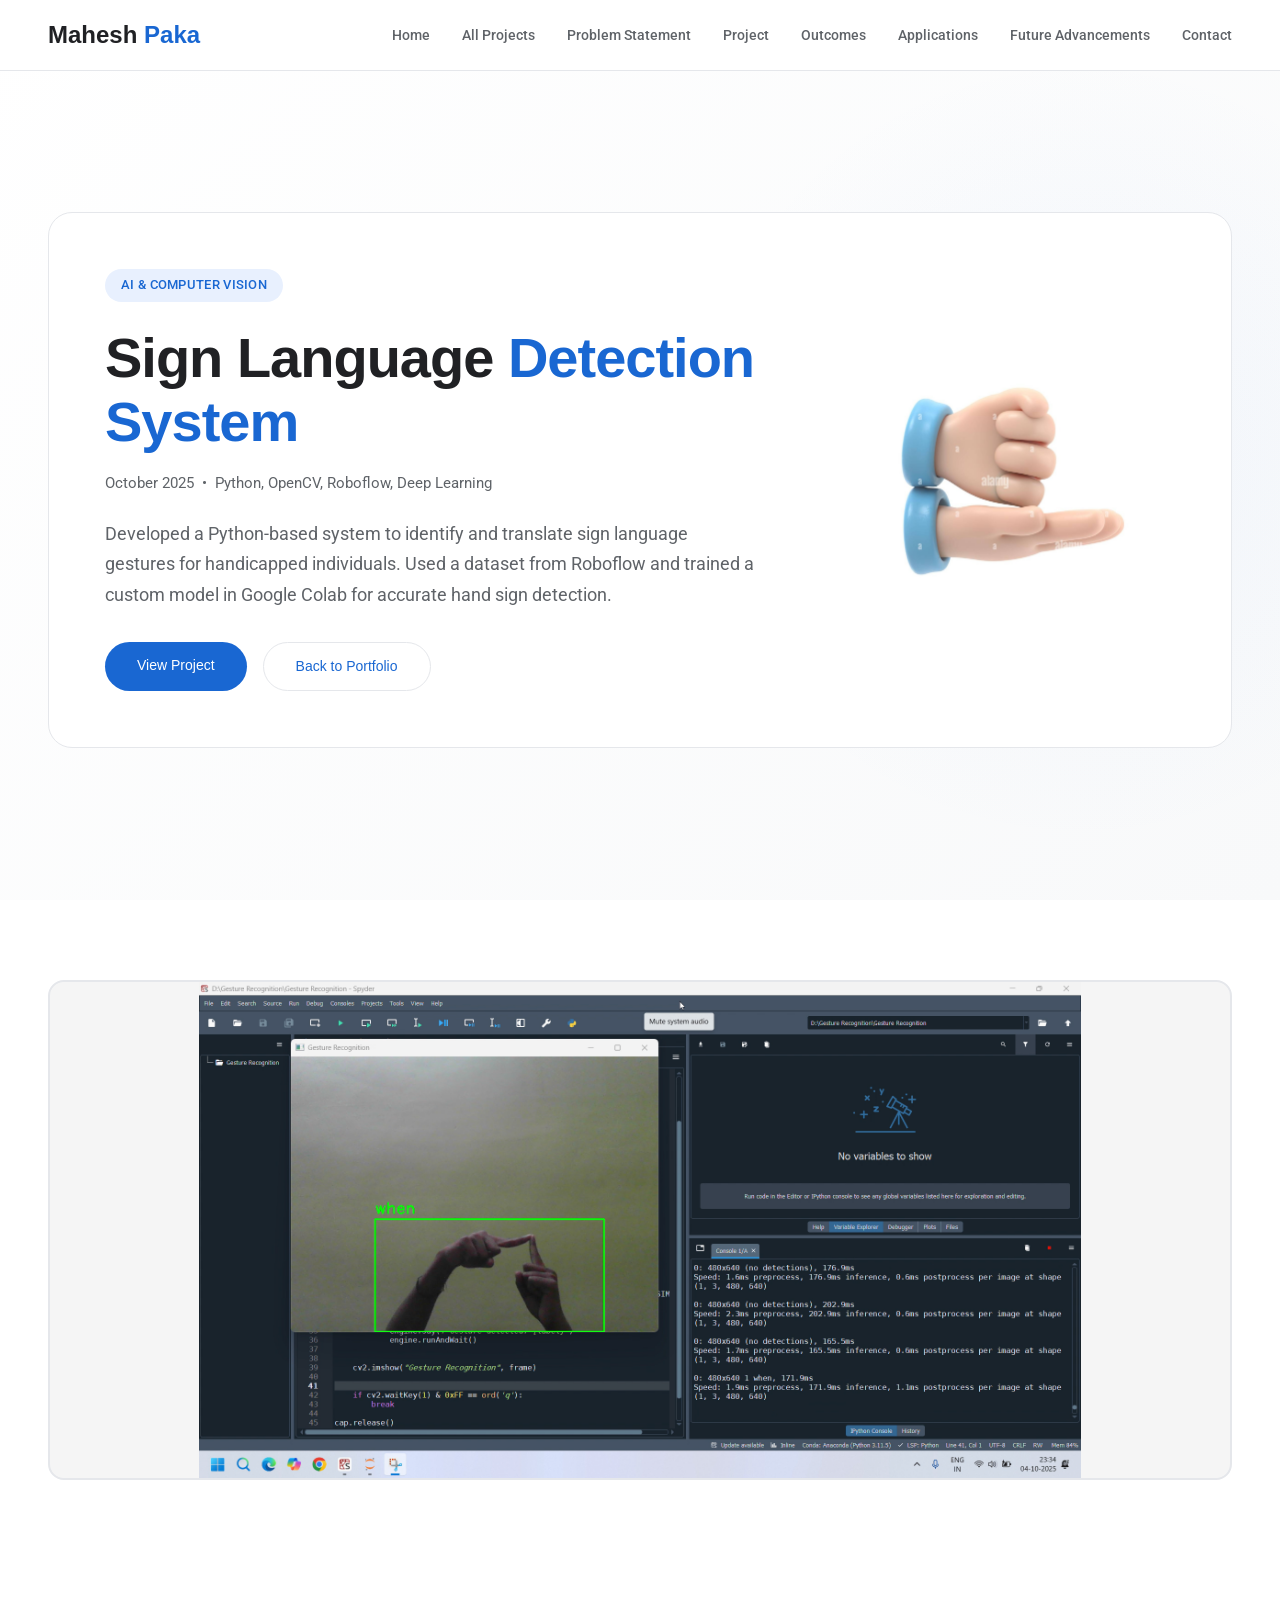
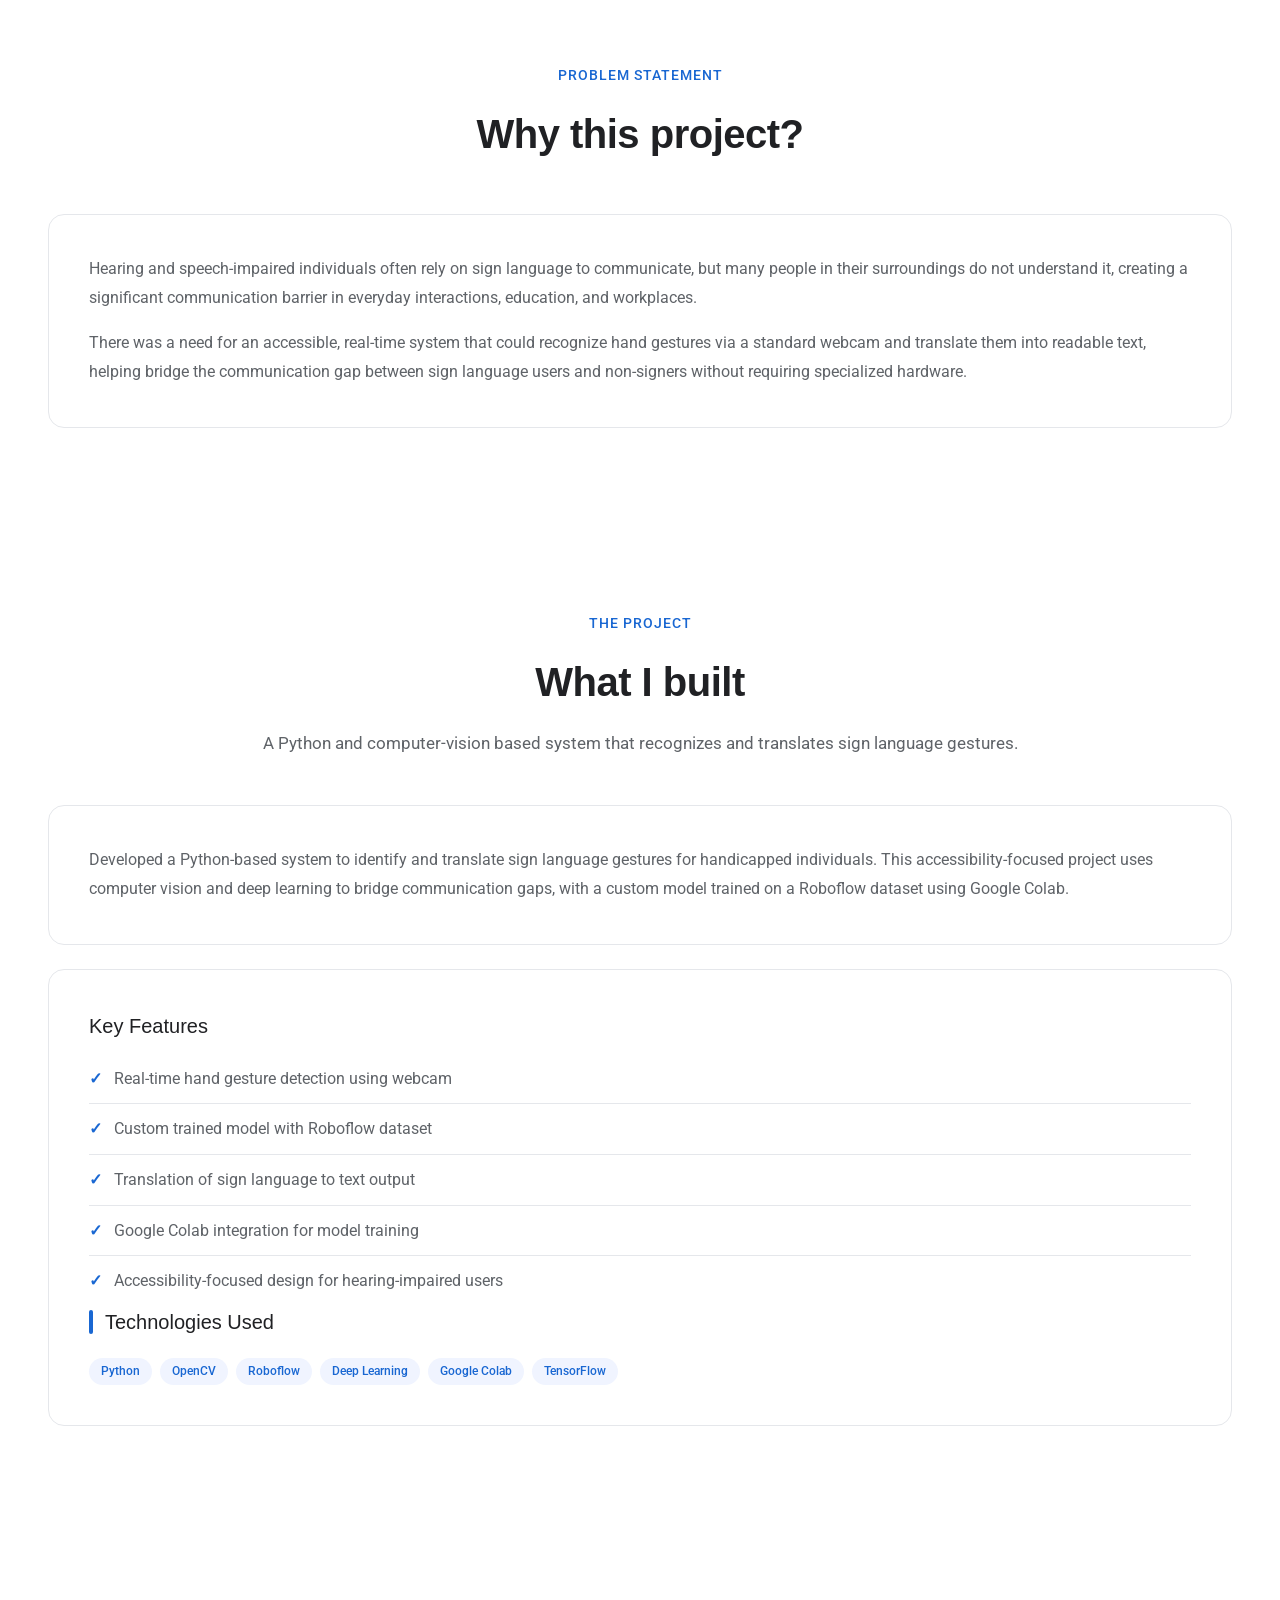
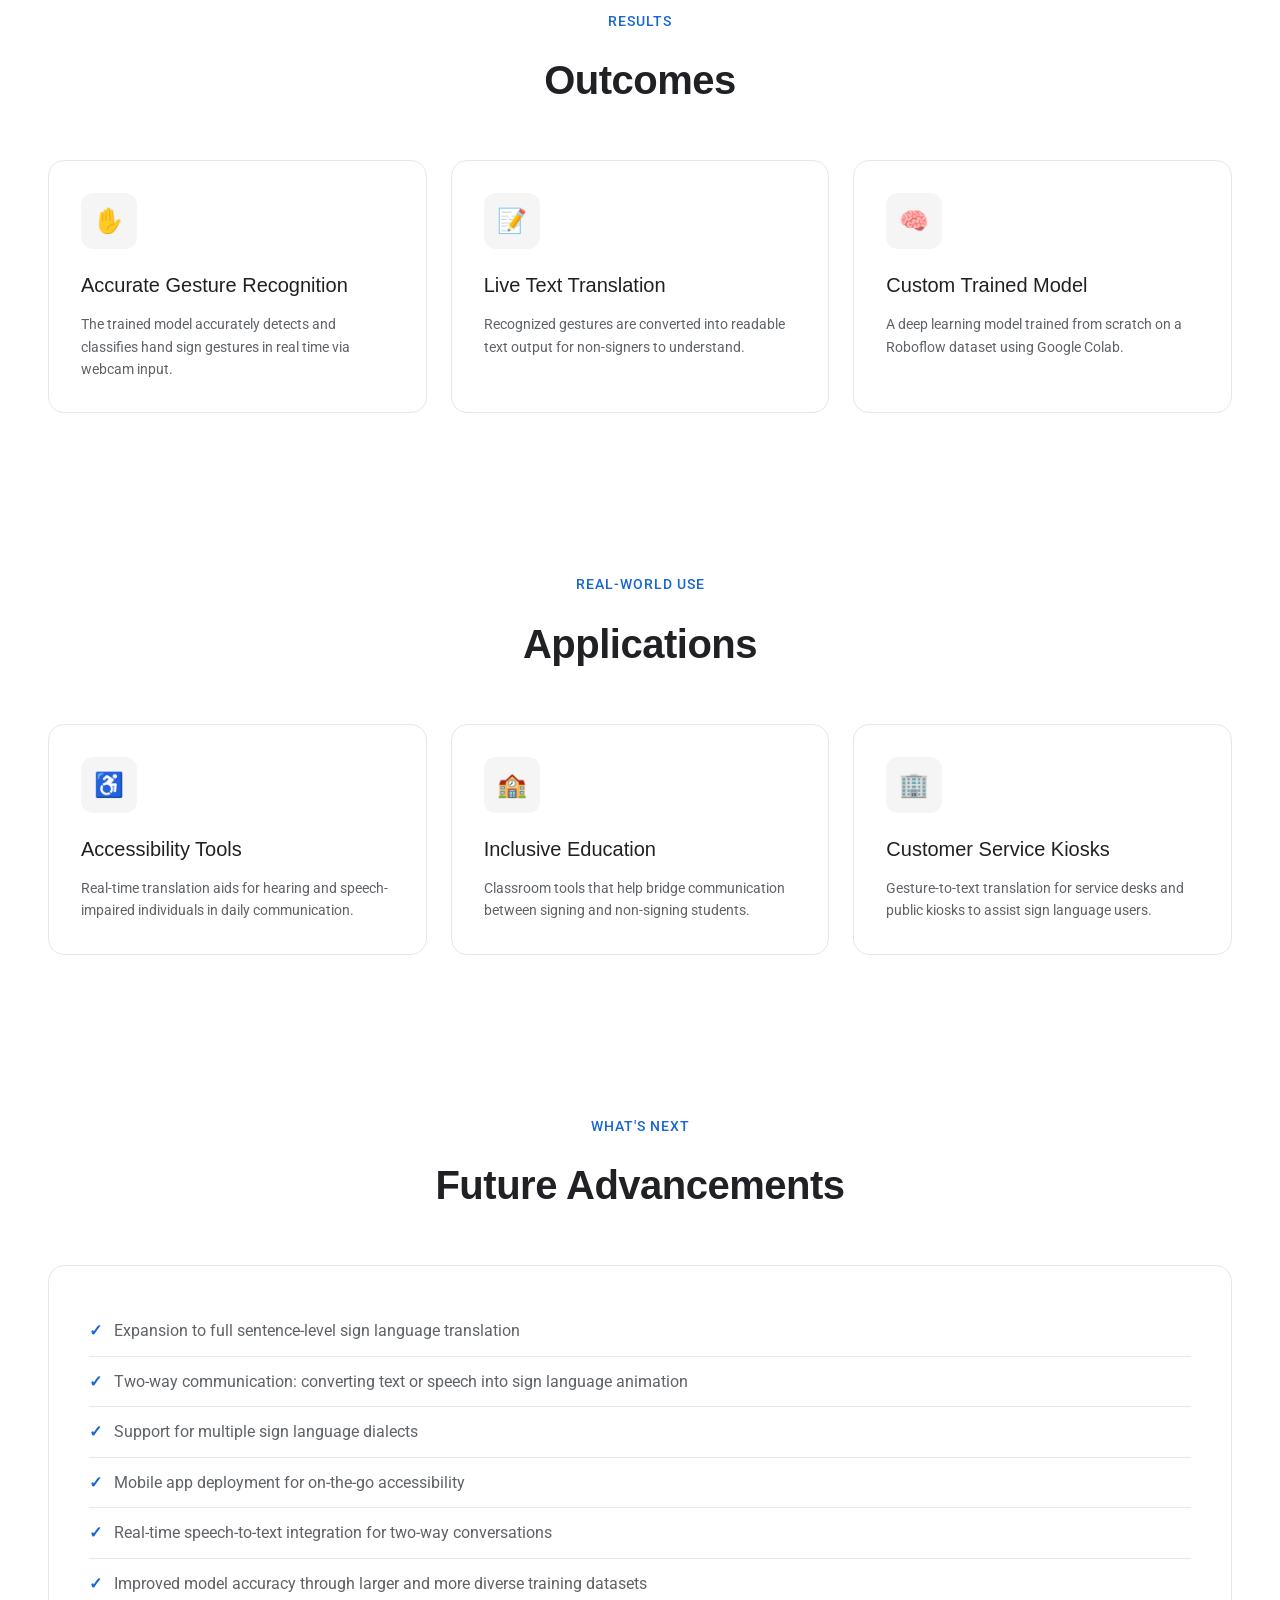
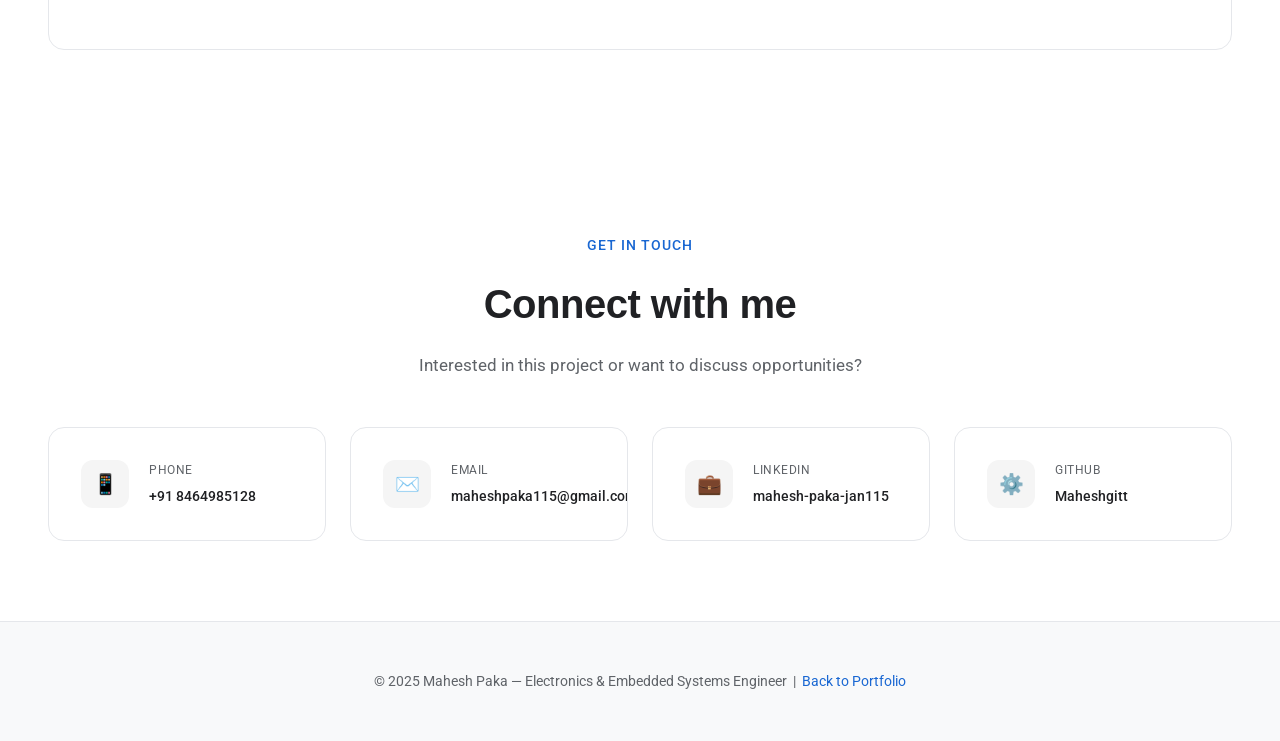
<file: signlanguage.html>
<!DOCTYPE html>
<html lang="en">
<head>
<meta charset="UTF-8"/>
<meta name="viewport" content="width=device-width, initial-scale=1.0"/>
<title>Sign Language Detection System | Mahesh Paka</title>
<link href="https://fonts.googleapis.com/css2?family=Google+Sans:wght@400;500;700&family=Roboto:wght@300;400;500;700&display=swap" rel="stylesheet"/>
<link rel="stylesheet" href="styles.css"/>
</head>
<body>

<!-- HEADER -->
<header>
  <nav>
    <a href="index.html" class="logo">Mahesh <span>Paka</span></a>
    <button class="mobile-menu-btn" onclick="toggleMobileMenu()">
      <span></span><span></span><span></span>
    </button>
    <ul class="nav-links" id="navLinks">
      <li><a href="index.html">Home</a></li>
      <li><a href="index.html#projects">All Projects</a></li>
      <li><a href="#problem">Problem Statement</a></li>
      <li><a href="#project">Project</a></li>
      <li><a href="#outcomes">Outcomes</a></li>
      <li><a href="#applications">Applications</a></li>
      <li><a href="#future">Future Advancements</a></li>
      <li><a href="#contact">Contact</a></li>
    </ul>
  </nav>
</header>

<!-- PROJECT HERO -->
<section class="project-hero">
  <div class="project-hero-content">
    <div class="project-hero-card">
      <div class="project-hero-text">
        <div class="hero-badge">AI &amp; Computer Vision</div>
        <h1>Sign Language <span class="highlight">Detection System</span></h1>
        <div class="project-hero-meta">October 2025 &nbsp;•&nbsp; Python, OpenCV, Roboflow, Deep Learning</div>
        <p>Developed a Python-based system to identify and translate sign language gestures for handicapped individuals. Used a dataset from Roboflow and trained a custom model in Google Colab for accurate hand sign detection.</p>
        <div class="cta-buttons">
          <a href="#project" class="btn btn-primary">View Project</a>
          <a href="index.html#projects" class="btn btn-secondary">Back to Portfolio</a>
        </div>
      </div>
      <div class="project-hero-icon-box">
        <img src="sign.jpeg" alt="Sign Language Detection" onerror="this.style.display='none';">
      </div>
    </div>
  </div>
</section>

<!-- GALLERY -->
<section>
  <div class="detail-image-box">
    <img src="signlanguage.png" alt="Sign Language Detection">
  </div>
</section>

<!-- PROBLEM STATEMENT -->
<section id="problem">
  <div class="section-header">
    <div class="section-tag">Problem Statement</div>
    <h2 class="section-title">Why this project?</h2>
  </div>
  <div class="content-box">
    <p class="content-text">Hearing and speech-impaired individuals often rely on sign language to communicate, but many people in their surroundings do not understand it, creating a significant communication barrier in everyday interactions, education, and workplaces.</p>
    <p class="content-text">There was a need for an accessible, real-time system that could recognize hand gestures via a standard webcam and translate them into readable text, helping bridge the communication gap between sign language users and non-signers without requiring specialized hardware.</p>
  </div>
</section>

<!-- PROJECT -->
<section id="project">
  <div class="section-header">
    <div class="section-tag">The Project</div>
    <h2 class="section-title">What I built</h2>
    <p class="section-subtitle">A Python and computer-vision based system that recognizes and translates sign language gestures.</p>
  </div>
  <div class="content-box">
    <p class="content-text">Developed a Python-based system to identify and translate sign language gestures for handicapped individuals. This accessibility-focused project uses computer vision and deep learning to bridge communication gaps, with a custom model trained on a Roboflow dataset using Google Colab.</p>
  </div>
  <div class="content-box">
    <h3 class="card-title">Key Features</h3>
    <ul class="detail-list">
      <li>Real-time hand gesture detection using webcam</li>
      <li>Custom trained model with Roboflow dataset</li>
      <li>Translation of sign language to text output</li>
      <li>Google Colab integration for model training</li>
      <li>Accessibility-focused design for hearing-impaired users</li>
    </ul>
    <h3 class="detail-section-title">Technologies Used</h3>
    <div class="card-tags">
      <span class="tag">Python</span>
      <span class="tag">OpenCV</span>
      <span class="tag">Roboflow</span>
      <span class="tag">Deep Learning</span>
      <span class="tag">Google Colab</span>
      <span class="tag">TensorFlow</span>
    </div>
  </div>
</section>

<!-- OUTCOMES -->
<section id="outcomes">
  <div class="section-header">
    <div class="section-tag">Results</div>
    <h2 class="section-title">Outcomes</h2>
  </div>
  <div class="cards-grid">
    <div class="card gemini-border">
      <div class="card-icon">✋</div>
      <h3 class="card-title">Accurate Gesture Recognition</h3>
      <p class="card-description">The trained model accurately detects and classifies hand sign gestures in real time via webcam input.</p>
    </div>
    <div class="card gemini-border">
      <div class="card-icon">📝</div>
      <h3 class="card-title">Live Text Translation</h3>
      <p class="card-description">Recognized gestures are converted into readable text output for non-signers to understand.</p>
    </div>
    <div class="card gemini-border">
      <div class="card-icon">🧠</div>
      <h3 class="card-title">Custom Trained Model</h3>
      <p class="card-description">A deep learning model trained from scratch on a Roboflow dataset using Google Colab.</p>
    </div>
  </div>
</section>

<!-- APPLICATIONS -->
<section id="applications">
  <div class="section-header">
    <div class="section-tag">Real-World Use</div>
    <h2 class="section-title">Applications</h2>
  </div>
  <div class="cards-grid">
    <div class="card gemini-border">
      <div class="card-icon">♿</div>
      <h3 class="card-title">Accessibility Tools</h3>
      <p class="card-description">Real-time translation aids for hearing and speech-impaired individuals in daily communication.</p>
    </div>
    <div class="card gemini-border">
      <div class="card-icon">🏫</div>
      <h3 class="card-title">Inclusive Education</h3>
      <p class="card-description">Classroom tools that help bridge communication between signing and non-signing students.</p>
    </div>
    <div class="card gemini-border">
      <div class="card-icon">🏢</div>
      <h3 class="card-title">Customer Service Kiosks</h3>
      <p class="card-description">Gesture-to-text translation for service desks and public kiosks to assist sign language users.</p>
    </div>
  </div>
</section>

<!-- FUTURE ADVANCEMENTS -->
<section id="future">
  <div class="section-header">
    <div class="section-tag">What's Next</div>
    <h2 class="section-title">Future Advancements</h2>
  </div>
  <div class="content-box">
    <ul class="detail-list">
      <li>Expansion to full sentence-level sign language translation</li>
      <li>Two-way communication: converting text or speech into sign language animation</li>
      <li>Support for multiple sign language dialects</li>
      <li>Mobile app deployment for on-the-go accessibility</li>
      <li>Real-time speech-to-text integration for two-way conversations</li>
      <li>Improved model accuracy through larger and more diverse training datasets</li>
    </ul>
  </div>
</section>

<!-- CONTACT -->
<section id="contact">
  <div class="section-header">
    <div class="section-tag">Get in Touch</div>
    <h2 class="section-title">Connect with me</h2>
    <p class="section-subtitle">Interested in this project or want to discuss opportunities?</p>
  </div>
  <div class="contact-grid">
    <a href="tel:+918464985128" class="contact-card gemini-border">
      <div class="contact-icon">📱</div>
      <div class="contact-info">
        <div class="contact-label">Phone</div>
        <div class="contact-value">+91 8464985128</div>
      </div>
    </a>
    <a href="mailto:maheshpaka115@gmail.com" class="contact-card gemini-border">
      <div class="contact-icon">✉️</div>
      <div class="contact-info">
        <div class="contact-label">Email</div>
        <div class="contact-value">maheshpaka115@gmail.com</div>
      </div>
    </a>
    <a href="https://www.linkedin.com/in/mahesh-paka-jan115" target="_blank" class="contact-card gemini-border">
      <div class="contact-icon">💼</div>
      <div class="contact-info">
        <div class="contact-label">LinkedIn</div>
        <div class="contact-value">mahesh-paka-jan115</div>
      </div>
    </a>
    <a href="https://github.com/Maheshgitt" target="_blank" class="contact-card gemini-border">
      <div class="contact-icon">⚙️</div>
      <div class="contact-info">
        <div class="contact-label">GitHub</div>
        <div class="contact-value">Maheshgitt</div>
      </div>
    </a>
  </div>
</section>

<!-- FOOTER -->
<footer>
  <p>© 2025 Mahesh Paka — Electronics &amp; Embedded Systems Engineer &nbsp;|&nbsp; <a href="index.html">Back to Portfolio</a></p>
</footer>

<script>
  const carouselTotalSlides = 0;
</script>
<script src="script.js"></script>
</body>
</html>
</file>
<file: styles.css>
/* =====================================================
   SHARED STYLESHEET — Mahesh Paka Project Sites
   Use this single file for every individual project page.
   Link it with: <link rel="stylesheet" href="styles.css">
   ===================================================== */

:root {
  --primary-blue: #1967D2;
  --dark-blue: #174EA6;
  --light-blue: #4285F4;
  --bg-blue: #E8F0FE;
  --text-primary: #202124;
  --text-secondary: #5F6368;
  --border: #E5E7EB;
  --white: #FFFFFF;
  --bg-gray: #F8F9FA;
}

* {
  margin: 0;
  padding: 0;
  box-sizing: border-box;
}

body {
  font-family: 'Roboto', -apple-system, BlinkMacSystemFont, sans-serif;
  color: var(--text-primary);
  line-height: 1.6;
  overflow-x: hidden;
  background: var(--white);
}

/* CURSOR FOLLOWING GRADIENT BORDER EFFECT */
.gemini-border {
  position: relative;
  background: white;
  border-radius: 16px;
  border: 1px solid var(--border);
  transition: all 0.3s ease;
  overflow: hidden;
}

.gemini-border::before {
  content: '';
  position: absolute;
  top: 0; left: 0; right: 0; bottom: 0;
  border-radius: 16px;
  padding: 2px;
  background: linear-gradient(135deg, transparent, transparent);
  -webkit-mask: linear-gradient(#fff 0 0) content-box, linear-gradient(#fff 0 0);
  -webkit-mask-composite: xor;
  mask-composite: exclude;
  opacity: 0;
  transition: opacity 0.3s ease;
  pointer-events: none;
}

.gemini-border:hover::before {
  opacity: 1;
  background: linear-gradient(var(--gradient-angle, 135deg), #4285F4, #1967D2, #34A853, #FBBC04, #EA4335, #4285F4);
}

.gemini-border:hover {
  transform: translateY(-4px);
  box-shadow: 0 12px 40px rgba(0, 0, 0, 0.12);
  border-color: transparent;
}

/* ===================== HEADER / NAV ===================== */
header {
  position: fixed;
  top: 0; left: 0; right: 0;
  background: rgba(255, 255, 255, 0.98);
  backdrop-filter: blur(10px);
  border-bottom: 1px solid var(--border);
  z-index: 1000;
  padding: 16px 48px;
}

nav {
  max-width: 100%;
  margin: 0 auto;
  display: flex;
  justify-content: space-between;
  align-items: center;
}

.logo {
  font-family: 'Google Sans', sans-serif;
  font-size: 24px;
  font-weight: 600;
  color: var(--text-primary);
  text-decoration: none;
}

.logo span {
  color: var(--primary-blue);
}

.nav-links {
  display: flex;
  gap: 32px;
  list-style: none;
  align-items: center;
}

.nav-links a {
  color: var(--text-secondary);
  text-decoration: none;
  font-size: 14px;
  font-weight: 500;
  transition: color 0.2s;
}

.nav-links a:hover {
  color: var(--primary-blue);
}

.btn-download {
  background: white;
  color: var(--primary-blue);
  padding: 10px 24px;
  border-radius: 100px;
  font-size: 14px;
  font-weight: 500;
  text-decoration: none;
  transition: all 0.2s;
  display: inline-flex;
  align-items: center;
  gap: 8px;
  border: 2px solid var(--primary-blue);
}

.btn-download:hover {
  background: var(--bg-blue);
  box-shadow: 0 2px 8px rgba(25, 103, 210, 0.3);
  transform: translateY(-2px);
}

/* MOBILE MENU BUTTON */
.mobile-menu-btn {
  display: none;
  width: 40px;
  height: 40px;
  background: none;
  border: none;
  flex-direction: column;
  justify-content: center;
  align-items: center;
  gap: 6px;
  cursor: pointer;
}

.mobile-menu-btn span {
  width: 24px;
  height: 2px;
  background: var(--text-primary);
  transition: all 0.3s;
}

.mobile-menu-btn.active span:nth-child(1) { transform: rotate(45deg) translate(6px, 6px); }
.mobile-menu-btn.active span:nth-child(2) { opacity: 0; }
.mobile-menu-btn.active span:nth-child(3) { transform: rotate(-45deg) translate(6px, -6px); }

/* ===================== PROJECT HERO ===================== */
.project-hero {
  min-height: 100vh;
  display: flex;
  align-items: center;
  background: linear-gradient(135deg, #FFFFFF 0%, #F8F9FA 100%);
  padding: 140px 48px 80px;
  position: relative;
  overflow: hidden;
}

.project-hero::before {
  content: '';
  position: absolute;
  width: 800px;
  height: 800px;
  background: radial-gradient(circle, rgba(66, 133, 244, 0.05) 0%, transparent 70%);
  border-radius: 50%;
  right: -200px;
  top: 50%;
  transform: translateY(-50%);
}

.project-hero-content {
  max-width: 100%;
  margin: 0 auto;
  width: 100%;
  position: relative;
  z-index: 2;
}

/* HERO CARD: text + icon side by side, like the project listing card */
.project-hero-card {
  display: grid;
  grid-template-columns: 1fr 360px;
  gap: 56px;
  align-items: center;
  background: white;
  border: 1px solid var(--border);
  border-radius: 24px;
  padding: 56px;
}

.project-hero-icon-box {
  width: 100%;
  height: 320px;
  display: flex;
  align-items: center;
  justify-content: center;
}

.project-hero-icon-box img {
  width: 100%;
  height: 100%;
  object-fit: contain;
}

.hero-badge {
  display: inline-block;
  background: var(--bg-blue);
  color: var(--primary-blue);
  padding: 6px 16px;
  border-radius: 100px;
  font-size: 13px;
  font-weight: 500;
  margin-bottom: 24px;
  letter-spacing: 0.3px;
  text-transform: uppercase;
}

.project-hero h1 {
  font-family: 'Google Sans', sans-serif;
  font-size: clamp(32px, 5vw, 56px);
  font-weight: 700;
  line-height: 1.15;
  margin-bottom: 16px;
  color: var(--text-primary);
  letter-spacing: -1px;
}

.project-hero h1 .highlight {
  color: var(--primary-blue);
}

.project-hero-meta {
  color: var(--text-secondary);
  font-size: 15px;
  margin-bottom: 24px;
}

.project-hero p {
  font-size: 18px;
  color: var(--text-secondary);
  max-width: 800px;
  margin-bottom: 32px;
  line-height: 1.7;
}

.cta-buttons {
  display: flex;
  gap: 16px;
  flex-wrap: wrap;
}

.btn {
  padding: 12px 32px;
  border-radius: 100px;
  font-size: 14px;
  font-weight: 500;
  text-decoration: none;
  transition: all 0.2s;
  display: inline-block;
  font-family: 'Google Sans', sans-serif;
}

.btn-primary {
  background: var(--primary-blue);
  color: white;
}

.btn-primary:hover {
  background: var(--dark-blue);
  box-shadow: 0 2px 8px rgba(25, 103, 210, 0.3);
}

.btn-secondary {
  background: transparent;
  color: var(--primary-blue);
  border: 1px solid var(--border);
}

.btn-secondary:hover {
  background: var(--bg-blue);
  border-color: var(--primary-blue);
}

/* ===================== MAIN SECTIONS ===================== */
section {
  padding: 80px 48px;
  max-width: 100%;
  margin: 0 auto;
}

.section-header {
  margin-bottom: 48px;
  text-align: center;
}

.section-tag {
  color: var(--primary-blue);
  font-size: 14px;
  font-weight: 500;
  text-transform: uppercase;
  letter-spacing: 1px;
  margin-bottom: 16px;
}

.section-title {
  font-family: 'Google Sans', sans-serif;
  font-size: clamp(28px, 4vw, 40px);
  font-weight: 700;
  color: var(--text-primary);
  margin-bottom: 16px;
  letter-spacing: -0.5px;
}

.section-subtitle {
  font-size: 17px;
  color: var(--text-secondary);
  max-width: 800px;
  margin: 0 auto;
}

/* GENERIC CONTENT CARD/BOX */
.content-box {
  background: white;
  border: 1px solid var(--border);
  border-radius: 16px;
  padding: 40px;
  margin-bottom: 24px;
}

.content-text {
  color: var(--text-secondary);
  line-height: 1.8;
  font-size: 16px;
}

.content-text + .content-text {
  margin-top: 16px;
}

/* DETAIL SECTION TITLE (used for "Technologies Used" etc.) */
.detail-section {
  margin-bottom: 32px;
}

.detail-section-title {
  font-family: 'Google Sans', sans-serif;
  font-size: 20px;
  font-weight: 500;
  margin-bottom: 16px;
  color: var(--text-primary);
  display: flex;
  align-items: center;
  gap: 12px;
}

.detail-section-title::before {
  content: '';
  width: 4px;
  height: 24px;
  background: var(--primary-blue);
  border-radius: 2px;
}

/* TAGS */
.card-tags {
  display: flex;
  flex-wrap: wrap;
  gap: 8px;
  margin-top: 20px;
}

.tag {
  background: #F0F4FF;
  color: var(--primary-blue);
  padding: 4px 12px;
  border-radius: 100px;
  font-size: 12px;
  font-weight: 500;
}

/* DETAIL LIST (checkmark list) */
.detail-list {
  list-style: none;
  padding: 0;
}

.detail-list li {
  padding: 12px 0;
  border-bottom: 1px solid var(--border);
  color: var(--text-secondary);
  display: flex;
  align-items: flex-start;
  gap: 12px;
  line-height: 1.6;
}

.detail-list li:last-child {
  border-bottom: none;
}

.detail-list li::before {
  content: '✓';
  color: var(--primary-blue);
  font-weight: bold;
  flex-shrink: 0;
}

/* GRID OF SMALL CARDS (e.g. applications, outcomes) */
.cards-grid {
  display: grid;
  grid-template-columns: repeat(auto-fit, minmax(260px, 1fr));
  gap: 24px;
}

.card {
  background: white;
  border: 1px solid var(--border);
  border-radius: 16px;
  padding: 32px;
  transition: all 0.3s ease;
  position: relative;
  overflow: hidden;
}

.card::before {
  content: '';
  position: absolute;
  top: 0; left: 0; right: 0; bottom: 0;
  border-radius: 16px;
  padding: 2px;
  background: linear-gradient(135deg, transparent, transparent);
  -webkit-mask: linear-gradient(#fff 0 0) content-box, linear-gradient(#fff 0 0);
  -webkit-mask-composite: xor;
  mask-composite: exclude;
  opacity: 0;
  transition: opacity 0.3s ease;
  pointer-events: none;
}

.card:hover::before {
  opacity: 1;
  background: linear-gradient(var(--gradient-angle, 135deg), #4285F4, #1967D2, #34A853, #FBBC04, #EA4335, #4285F4);
}

.card:hover {
  transform: translateY(-6px);
  box-shadow: 0 20px 50px rgba(0, 0, 0, 0.1);
  border-color: transparent;
}

.card-icon {
  width: 56px;
  height: 56px;
  background: #F5F5F5;
  border-radius: 12px;
  display: flex;
  align-items: center;
  justify-content: center;
  font-size: 24px;
  color: var(--primary-blue);
  margin-bottom: 20px;
  font-weight: 600;
}

.card-title {
  font-family: 'Google Sans', sans-serif;
  font-size: 20px;
  font-weight: 500;
  margin-bottom: 12px;
  color: var(--text-primary);
}

.card-description {
  font-size: 14px;
  color: var(--text-secondary);
  line-height: 1.6;
}

/* ===================== IMAGE CAROUSEL ===================== */
.image-carousel {
  position: relative;
  width: 100%;
  height: 500px;
  background: #F5F5F5;
  border-radius: 16px;
  overflow: hidden;
  margin-bottom: 24px;
}

.carousel-track {
  display: flex;
  height: 100%;
  transition: transform 0.4s ease;
}

.carousel-slide {
  min-width: 100%;
  height: 100%;
  display: flex;
  align-items: center;
  justify-content: center;
}

.carousel-slide img {
  width: 100%;
  height: 100%;
  object-fit: contain;
}

.carousel-btn {
  position: absolute;
  top: 50%;
  transform: translateY(-50%);
  width: 50px;
  height: 50px;
  background: rgba(255, 255, 255, 0.9);
  border: none;
  border-radius: 50%;
  font-size: 24px;
  color: var(--primary-blue);
  cursor: pointer;
  display: flex;
  align-items: center;
  justify-content: center;
  transition: all 0.2s;
  box-shadow: 0 4px 12px rgba(0, 0, 0, 0.15);
}

.carousel-btn:hover {
  background: white;
  box-shadow: 0 6px 20px rgba(0, 0, 0, 0.2);
  transform: translateY(-50%) scale(1.1);
}

.carousel-btn-prev { left: 20px; }
.carousel-btn-next { right: 20px; }

.carousel-indicators {
  position: absolute;
  bottom: 20px;
  left: 50%;
  transform: translateX(-50%);
  display: flex;
  gap: 8px;
}

.carousel-indicator {
  width: 10px;
  height: 10px;
  border-radius: 50%;
  background: rgba(255, 255, 255, 0.5);
  cursor: pointer;
  transition: all 0.2s;
}

.carousel-indicator.active {
  background: white;
  width: 24px;
  border-radius: 5px;
}

/* SINGLE LARGE IMAGE BOX */
.detail-image-box {
  width: 100%;
  height: 500px;
  background: #F5F5F5;
  border-radius: 16px;
  overflow: hidden;
  margin-bottom: 24px;
  border: 2px solid var(--border);
}

.detail-image-box img {
  width: 100%;
  height: 100%;
  object-fit: contain;
}

/* ===================== CONTACT SECTION ===================== */
.contact-grid {
  display: grid;
  grid-template-columns: repeat(auto-fit, minmax(240px, 1fr));
  gap: 24px;
}

.contact-card {
  background: white;
  border: 1px solid var(--border);
  border-radius: 16px;
  padding: 32px;
  text-decoration: none;
  transition: all 0.3s ease;
  display: flex;
  align-items: center;
  gap: 20px;
  position: relative;
  overflow: hidden;
}

.contact-card::before {
  content: '';
  position: absolute;
  top: 0; left: 0; right: 0; bottom: 0;
  border-radius: 16px;
  padding: 2px;
  background: linear-gradient(135deg, transparent, transparent);
  -webkit-mask: linear-gradient(#fff 0 0) content-box, linear-gradient(#fff 0 0);
  -webkit-mask-composite: xor;
  mask-composite: exclude;
  opacity: 0;
  transition: opacity 0.3s ease;
  pointer-events: none;
}

.contact-card:hover::before {
  opacity: 1;
  background: linear-gradient(var(--gradient-angle, 135deg), #4285F4, #1967D2, #34A853, #FBBC04, #EA4335, #4285F4);
}

.contact-card:hover {
  transform: translateY(-6px);
  box-shadow: 0 20px 50px rgba(0, 0, 0, 0.1);
  border-color: transparent;
}

.contact-icon {
  width: 48px;
  height: 48px;
  background: #F5F5F5;
  border-radius: 12px;
  display: flex;
  align-items: center;
  justify-content: center;
  font-size: 20px;
  flex-shrink: 0;
}

.contact-info { flex: 1; }

.contact-label {
  font-size: 12px;
  color: var(--text-secondary);
  text-transform: uppercase;
  letter-spacing: 0.5px;
  margin-bottom: 4px;
}

.contact-value {
  font-size: 14px;
  color: var(--text-primary);
  font-weight: 500;
}

/* ===================== FOOTER ===================== */
footer {
  background: var(--bg-gray);
  padding: 48px;
  text-align: center;
  border-top: 1px solid var(--border);
}

footer p {
  color: var(--text-secondary);
  font-size: 14px;
}

footer a {
  color: var(--primary-blue);
  text-decoration: none;
}

/* ===================== RESPONSIVE ===================== */
@media (max-width: 768px) {
  header { padding: 16px 24px; }
  section, .project-hero { padding-left: 24px; padding-right: 24px; }

  .project-hero-card {
    grid-template-columns: 1fr;
    padding: 32px 24px;
    gap: 32px;
    border-radius: 16px;
  }

  .project-hero-icon-box {
    height: 220px;
    order: -1;
  }

  .mobile-menu-btn { display: flex; }

  .nav-links {
    position: fixed;
    top: 73px; left: 0; right: 0;
    background: white;
    flex-direction: column;
    align-items: flex-start;
    padding: 24px;
    gap: 24px;
    border-bottom: 1px solid var(--border);
    box-shadow: 0 4px 12px rgba(0, 0, 0, 0.1);
    transform: translateY(-100%);
    opacity: 0;
    transition: all 0.3s;
    pointer-events: none;
  }

  .nav-links.active {
    transform: translateY(0);
    opacity: 1;
    pointer-events: all;
  }

  .btn-download { width: 100%; justify-content: center; }

  .project-hero h1 { font-size: 32px; }
  .project-hero p { font-size: 16px; }

  .content-box { padding: 24px; }

  .detail-image-box { height: 300px; }
  .image-carousel { height: 300px; }

  .carousel-btn { width: 40px; height: 40px; font-size: 20px; }
  .carousel-btn-prev { left: 10px; }
  .carousel-btn-next { right: 10px; }

  .contact-grid { grid-template-columns: 1fr; }
  .cards-grid { grid-template-columns: 1fr; }
}
</file>
